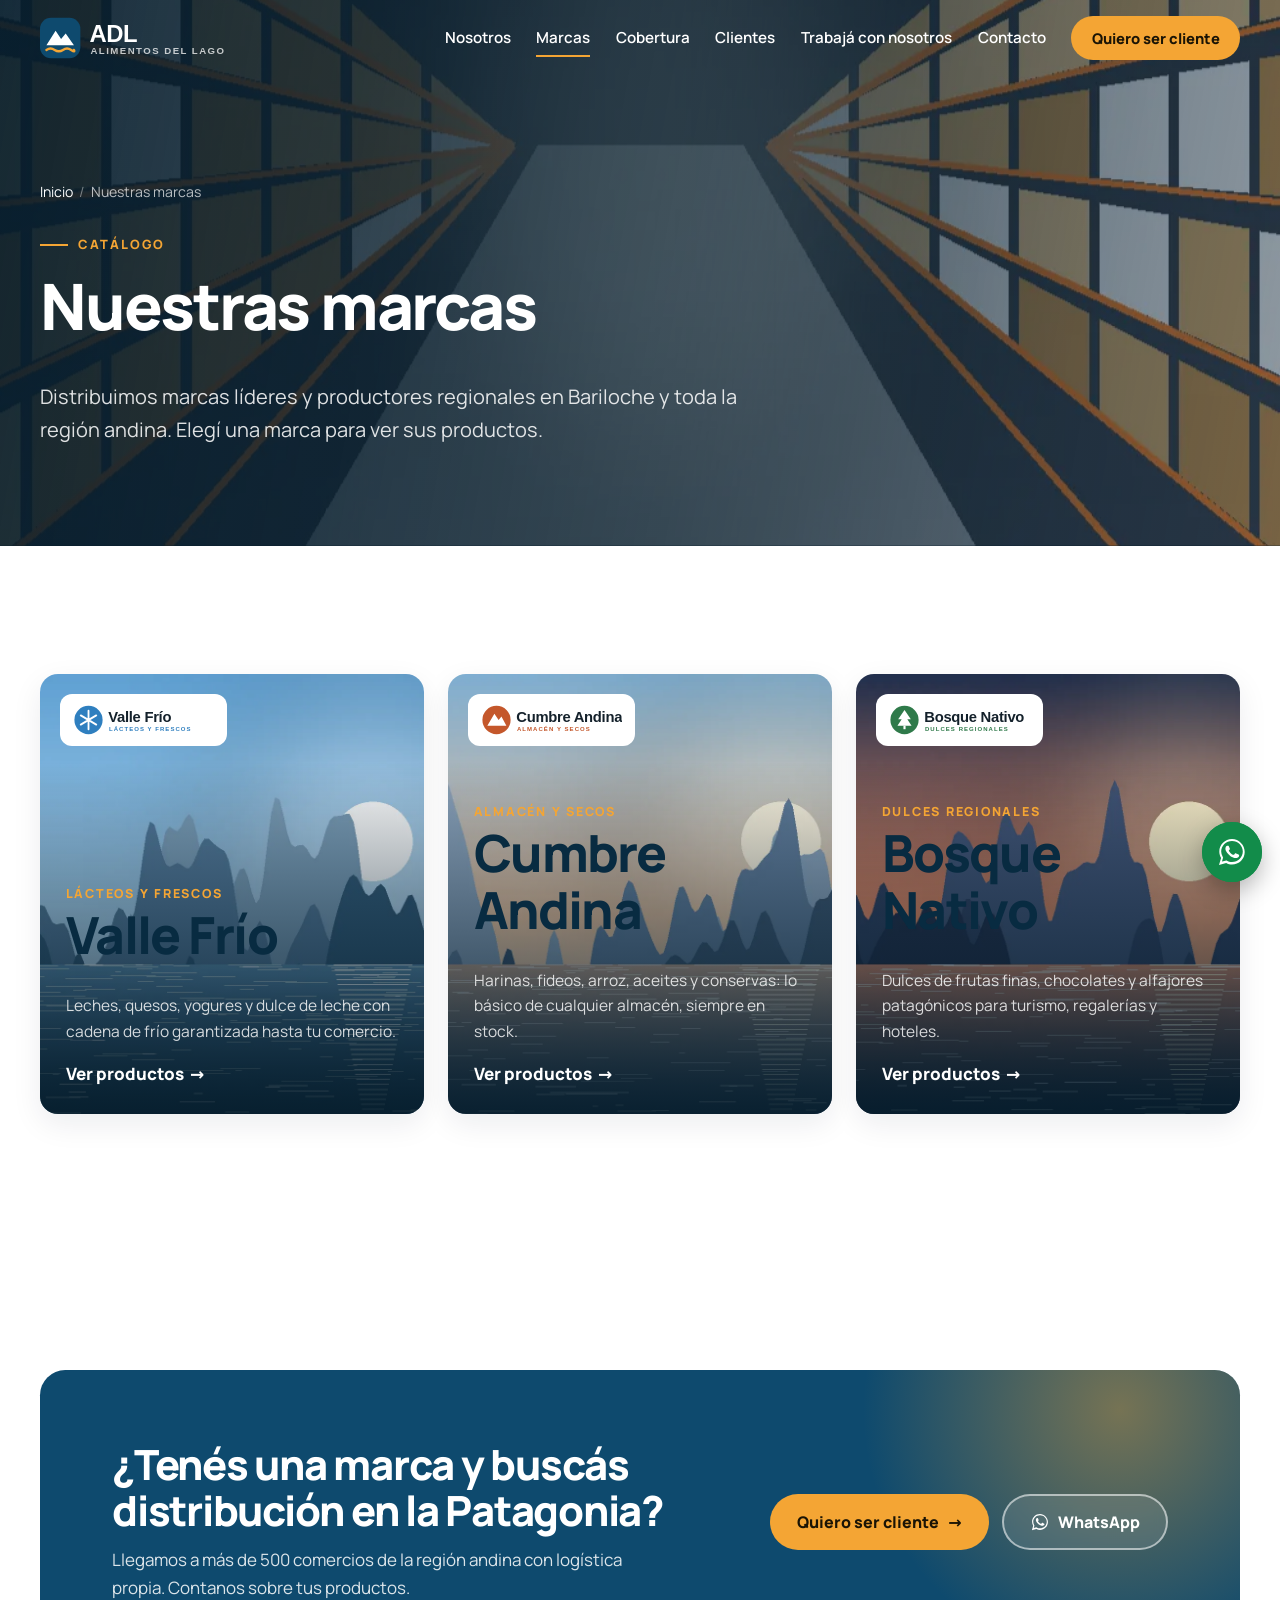
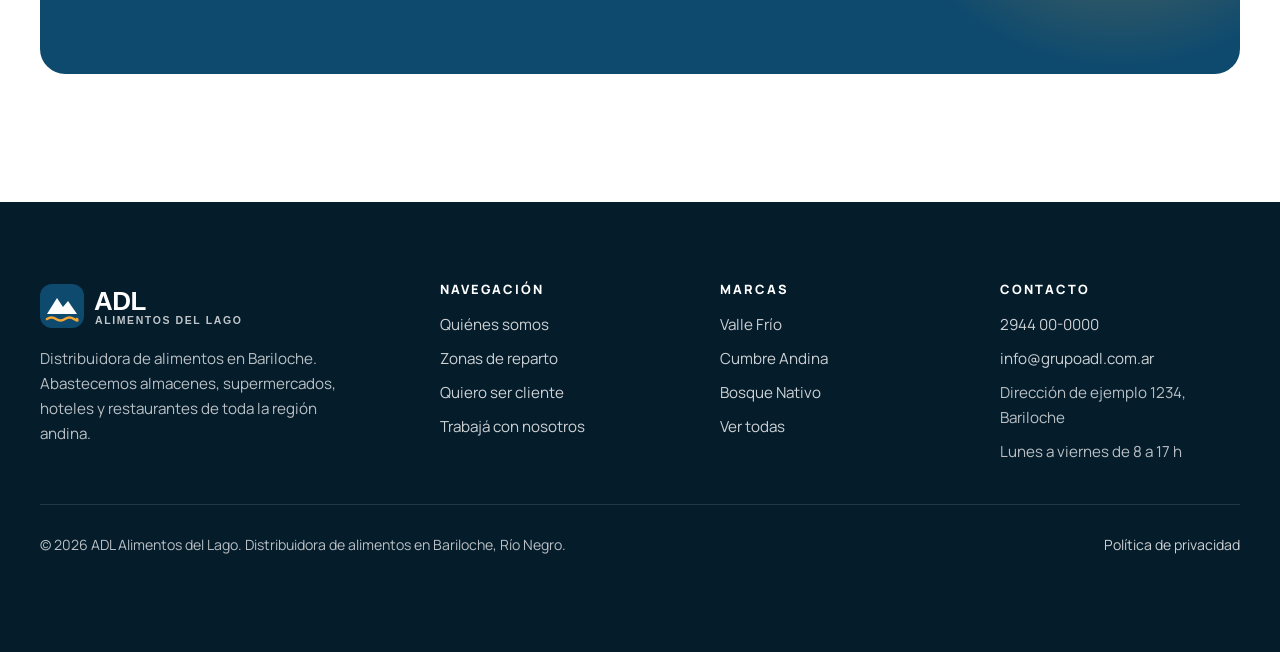
<file: marcas/index.html>
<!DOCTYPE html>
<html lang="es-AR">
<head>
  <meta charset="UTF-8">
  <meta name="viewport" content="width=device-width, initial-scale=1">
  <script>document.documentElement.className += " js";</script>

  <!-- SEO: título (lo que se ve en Google) y descripción (máx. ~155 caracteres) -->
  <title>Nuestras marcas | ADL Alimentos del Lago, distribuidora en Bariloche</title>
  <meta name="description" content="Conocé las marcas que distribuye ADL Alimentos del Lago en Bariloche y la región andina: lácteos, almacén, dulces regionales y más.">
  <link rel="canonical" href="https://grupoadl.com.ar/marcas/">
  <meta name="theme-color" content="#051C2B">

  <!-- Vista previa al compartir (WhatsApp, Instagram, Facebook) -->
  <meta property="og:type" content="website">
  <meta property="og:locale" content="es_AR">
  <meta property="og:site_name" content="ADL Alimentos del Lago">
  <meta property="og:title" content="Nuestras marcas | ADL Alimentos del Lago, distribuidora en Bariloche">
  <meta property="og:description" content="Conocé las marcas que distribuye ADL Alimentos del Lago en Bariloche y la región andina: lácteos, almacén, dulces regionales y más.">
  <meta property="og:url" content="https://grupoadl.com.ar/marcas/">
  <meta property="og:image" content="https://grupoadl.com.ar/img/og-imagen.jpg">
  <meta property="og:image:width" content="1200">
  <meta property="og:image:height" content="630">
  <meta name="twitter:card" content="summary_large_image">

  <!-- Favicon -->
  <link rel="icon" href="/img/favicon.svg" type="image/svg+xml">
  <link rel="apple-touch-icon" href="/img/apple-touch-icon.png">

  <link rel="preload" href="/fonts/manrope-latin.woff2" as="font" type="font/woff2" crossorigin>
  <link rel="stylesheet" href="/css/styles.css">

  <script type="application/ld+json">
  {
    "@context": "https://schema.org",
    "@type": "BreadcrumbList",
    "itemListElement": [
      {
        "@type": "ListItem",
        "position": 1,
        "name": "Inicio",
        "item": "https://grupoadl.com.ar/"
      },
      {
        "@type": "ListItem",
        "position": 2,
        "name": "Nuestras marcas",
        "item": "https://grupoadl.com.ar/marcas/"
      }
    ]
  }
  </script>

  <script src="/js/config.js"></script>
  <script src="/js/consent.js" defer></script>
  <script src="/js/main.js" defer></script>
</head>
<body>
  <a class="saltar" href="#contenido">Saltar al contenido</a>

  <header class="encabezado">
    <div class="contenedor encabezado__fila">
      <a href="/" class="marca" aria-label="ADL Alimentos del Lago, inicio">
        <img class="logo-claro" src="/img/logo-blanco.svg" alt="ADL Alimentos del Lago" width="211" height="44">
        <img class="logo-oscuro" src="/img/logo.svg" alt="" width="211" height="44" aria-hidden="true">
      </a>
      <button class="menu-boton" aria-expanded="false" aria-controls="menu">
        <span class="sr">Abrir menú</span>
        <span aria-hidden="true"></span><span aria-hidden="true"></span><span aria-hidden="true"></span>
      </button>
      <nav id="menu" class="menu" aria-label="Principal">
        <a href="/#nosotros">Nosotros</a>
        <a href="/marcas/" aria-current="page">Marcas</a>
        <a href="/#cobertura">Cobertura</a>
        <a href="/#clientes">Clientes</a>
        <a href="/trabaja-con-nosotros/">Trabajá con nosotros</a>
        <a href="/#contacto">Contacto</a>
        <a href="/quiero-ser-cliente/" class="boton boton--chico">Quiero ser cliente</a>
      </nav>
    </div>
  </header>

  <main id="contenido">
    <section class="portada">
      <div class="portada__foto"><img src="/img/nosotros-2.webp" alt="" width="1000" height="1250" fetchpriority="high"></div>
      <div class="contenedor">
        <nav class="migas" aria-label="Estás en"><ol><li><a href="/">Inicio</a></li><li aria-current="page">Nuestras marcas</li></ol></nav>
        <p class="volanta aparece-carga" style="--d:.1s">Catálogo</p>
        <h1 class="aparece-carga" style="--d:.2s">Nuestras marcas</h1>
        <p class="bajada aparece-carga" style="--d:.35s">Distribuimos marcas líderes y productores regionales en Bariloche y toda la región andina. Elegí una marca para ver sus productos.</p>
      </div>
    </section>

    <section class="seccion">
      <div class="contenedor">
        <!-- Una tarjeta por marca. Para sumar una marca: copiá una tarjeta, creá su carpeta en /marcas/ y agregala al sitemap.xml -->
        <div class="marcas">
          <a class="tarjeta-marca" href="/marcas/valle-frio/" data-revelar style="--d:0.0s">
            <div class="tarjeta-marca__foto"><img src="/img/marca-valle-frio.webp" alt="" width="800" height="450" loading="lazy"></div>
            <span class="tarjeta-marca__logo"><img src="/img/marcas/valle-frio.svg" alt="Logo de Valle Frío" width="167" height="40" loading="lazy"></span>
            <div class="tarjeta-marca__cuerpo">
              <span class="tarjeta-marca__rubro">Lácteos y frescos</span>
              <h2>Valle Frío</h2>
              <p>Leches, quesos, yogures y dulce de leche con cadena de frío garantizada hasta tu comercio.</p>
              <span class="link-flecha">Ver productos</span>
            </div>
          </a>
          <a class="tarjeta-marca" href="/marcas/cumbre-andina/" data-revelar style="--d:0.12s">
            <div class="tarjeta-marca__foto"><img src="/img/marca-cumbre-andina.webp" alt="" width="800" height="450" loading="lazy"></div>
            <span class="tarjeta-marca__logo"><img src="/img/marcas/cumbre-andina.svg" alt="Logo de Cumbre Andina" width="167" height="40" loading="lazy"></span>
            <div class="tarjeta-marca__cuerpo">
              <span class="tarjeta-marca__rubro">Almacén y secos</span>
              <h2>Cumbre Andina</h2>
              <p>Harinas, fideos, arroz, aceites y conservas: lo básico de cualquier almacén, siempre en stock.</p>
              <span class="link-flecha">Ver productos</span>
            </div>
          </a>
          <a class="tarjeta-marca" href="/marcas/bosque-nativo/" data-revelar style="--d:0.24s">
            <div class="tarjeta-marca__foto"><img src="/img/marca-bosque-nativo.webp" alt="" width="800" height="450" loading="lazy"></div>
            <span class="tarjeta-marca__logo"><img src="/img/marcas/bosque-nativo.svg" alt="Logo de Bosque Nativo" width="167" height="40" loading="lazy"></span>
            <div class="tarjeta-marca__cuerpo">
              <span class="tarjeta-marca__rubro">Dulces regionales</span>
              <h2>Bosque Nativo</h2>
              <p>Dulces de frutas finas, chocolates y alfajores patagónicos para turismo, regalerías y hoteles.</p>
              <span class="link-flecha">Ver productos</span>
            </div>
          </a>
        </div>
      </div>
    </section>

    <section class="seccion" aria-labelledby="llamado-titulo">
      <div class="contenedor">
        <div class="llamado" data-revelar="zoom">
          <div>
            <h2 id="llamado-titulo">¿Tenés una marca y buscás distribución en la Patagonia?</h2>
            <p>Llegamos a más de 500 comercios de la región andina con logística propia. Contanos sobre tus productos.</p>
          </div>
          <div class="botones">
            <a class="boton" href="/quiero-ser-cliente/">Quiero ser cliente <span class="flecha" aria-hidden="true">→</span></a>
            <a class="boton boton--claro" href="https://wa.me/5492944000000?text=Hola%2C%20vengo%20de%20la%20web%20de%20ADL" target="_blank" rel="noopener" data-ubicacion="marcas_llamado"><svg viewBox="0 0 32 32" width="20" height="20" aria-hidden="true"><path fill="currentColor" d="M16 3C9 3 3.3 8.6 3.3 15.6c0 2.3.6 4.5 1.8 6.4L3 29l7.2-1.9c1.8 1 3.8 1.5 5.8 1.5 7 0 12.7-5.6 12.7-12.6S23 3 16 3zm0 23.1c-1.9 0-3.7-.5-5.3-1.5l-.4-.2-4.3 1.1 1.1-4.1-.3-.4a10.4 10.4 0 0 1-1.6-5.4C5.2 9.8 10 5.1 16 5.1s10.8 4.7 10.8 10.5S22 26.1 16 26.1zm5.9-7.8c-.3-.2-1.9-.9-2.2-1-.3-.1-.5-.2-.7.2-.2.3-.8 1-1 1.2-.2.2-.4.2-.7.1-.3-.2-1.4-.5-2.6-1.6-1-.9-1.6-1.9-1.8-2.2-.2-.3 0-.5.1-.7l.5-.6c.2-.2.2-.3.3-.5.1-.2 0-.4 0-.6l-1-2.4c-.3-.6-.5-.5-.7-.5h-.6c-.2 0-.6.1-.9.4-.3.3-1.2 1.1-1.2 2.7s1.2 3.2 1.4 3.4c.2.2 2.4 3.6 5.8 5 .8.4 1.4.6 1.9.7.8.3 1.6.2 2.2.1.7-.1 1.9-.8 2.2-1.5.3-.7.3-1.4.2-1.5-.1-.2-.3-.3-.6-.4z"/></svg>WhatsApp</a>
          </div>
        </div>
      </div>
    </section>

  </main>

  <footer class="pie">
    <div class="contenedor">
      <div class="pie__grilla">
        <div class="pie__marca">
          <img src="/img/logo-blanco.svg" alt="ADL Alimentos del Lago" width="230" height="48" loading="lazy">
          <!-- EJEMPLO: texto corto sobre la empresa -->
          <p>Distribuidora de alimentos en Bariloche. Abastecemos almacenes, supermercados, hoteles y restaurantes de toda la región andina.</p>
        </div>
        <div>
          <h2>Navegación</h2>
          <ul>
            <li><a href="/#nosotros">Quiénes somos</a></li>
            <li><a href="/#cobertura">Zonas de reparto</a></li>
            <li><a href="/quiero-ser-cliente/">Quiero ser cliente</a></li>
            <li><a href="/trabaja-con-nosotros/">Trabajá con nosotros</a></li>
          </ul>
        </div>
        <div>
          <h2>Marcas</h2>
          <ul>
            <li><a href="/marcas/valle-frio/">Valle Frío</a></li>
            <li><a href="/marcas/cumbre-andina/">Cumbre Andina</a></li>
            <li><a href="/marcas/bosque-nativo/">Bosque Nativo</a></li>
            <li><a href="/marcas/">Ver todas</a></li>
          </ul>
        </div>
        <div>
          <h2>Contacto</h2>
          <ul>
            <li><a href="tel:+5492944000000" data-ubicacion="pie">2944 00-0000</a></li>
            <li><a href="mailto:info@grupoadl.com.ar" data-ubicacion="pie">info@grupoadl.com.ar</a></li>
            <li>Dirección de ejemplo 1234, Bariloche</li>
            <li>Lunes a viernes de 8 a 17 h</li>
          </ul>
        </div>
      </div>
      <div class="pie__legal">
        <p>© <span data-anio>2026</span> ADL Alimentos del Lago. Distribuidora de alimentos en Bariloche, Río Negro.</p>
        <nav aria-label="Legal">
          <a href="/privacidad.html">Política de privacidad</a>
          <a href="#" data-abrir-cookies data-solo-con-medicion>Configurar cookies</a>
        </nav>
      </div>
    </div>
  </footer>

  <!-- Botón flotante de WhatsApp -->
  <a class="whatsapp-flotante" href="https://wa.me/5492944000000?text=Hola%2C%20vengo%20de%20la%20web%20de%20ADL" target="_blank" rel="noopener" data-ubicacion="flotante" aria-label="Escribinos por WhatsApp">
    <svg viewBox="0 0 32 32" width="32" height="32" aria-hidden="true"><path fill="currentColor" d="M16 3C9 3 3.3 8.6 3.3 15.6c0 2.3.6 4.5 1.8 6.4L3 29l7.2-1.9c1.8 1 3.8 1.5 5.8 1.5 7 0 12.7-5.6 12.7-12.6S23 3 16 3zm0 23.1c-1.9 0-3.7-.5-5.3-1.5l-.4-.2-4.3 1.1 1.1-4.1-.3-.4a10.4 10.4 0 0 1-1.6-5.4C5.2 9.8 10 5.1 16 5.1s10.8 4.7 10.8 10.5S22 26.1 16 26.1zm5.9-7.8c-.3-.2-1.9-.9-2.2-1-.3-.1-.5-.2-.7.2-.2.3-.8 1-1 1.2-.2.2-.4.2-.7.1-.3-.2-1.4-.5-2.6-1.6-1-.9-1.6-1.9-1.8-2.2-.2-.3 0-.5.1-.7l.5-.6c.2-.2.2-.3.3-.5.1-.2 0-.4 0-.6l-1-2.4c-.3-.6-.5-.5-.7-.5h-.6c-.2 0-.6.1-.9.4-.3.3-1.2 1.1-1.2 2.7s1.2 3.2 1.4 3.4c.2.2 2.4 3.6 5.8 5 .8.4 1.4.6 1.9.7.8.3 1.6.2 2.2.1.7-.1 1.9-.8 2.2-1.5.3-.7.3-1.4.2-1.5-.1-.2-.3-.3-.6-.4z"/></svg>
  </a>

  <!-- Aviso de cookies: solo aparece en el nivel "web completa" (cuando hay ID de Tag Manager) -->
  <div id="aviso-cookies" class="aviso-cookies" role="dialog" aria-live="polite" aria-label="Aviso de cookies" hidden>
    <p>Usamos cookies para medir las visitas y mejorar el sitio. Podés aceptarlas o rechazarlas. <a href="/privacidad.html">Más información</a>.</p>
    <div class="botones">
      <button id="cookies-rechazar" class="boton boton--secundario boton--chico">Rechazar</button>
      <button id="cookies-aceptar" class="boton boton--chico">Aceptar</button>
    </div>
  </div>
</body>
</html>
</file>
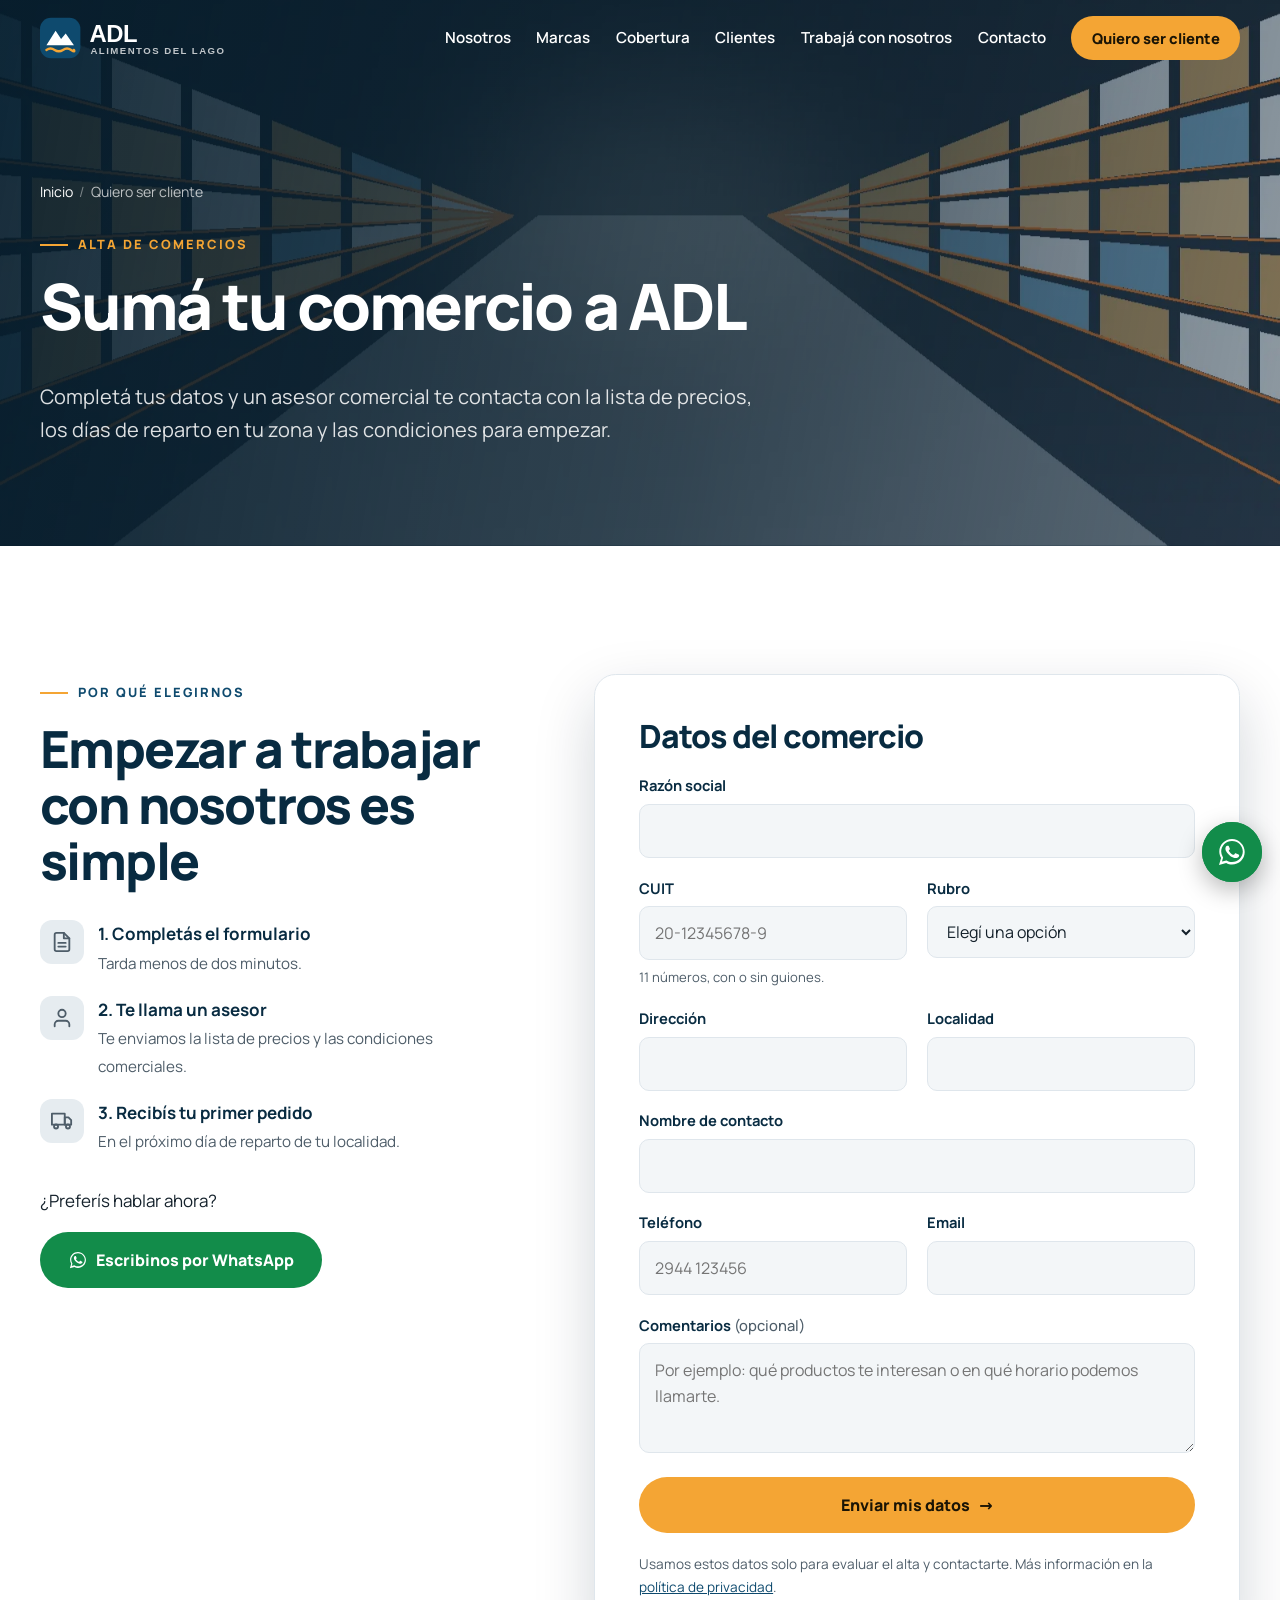
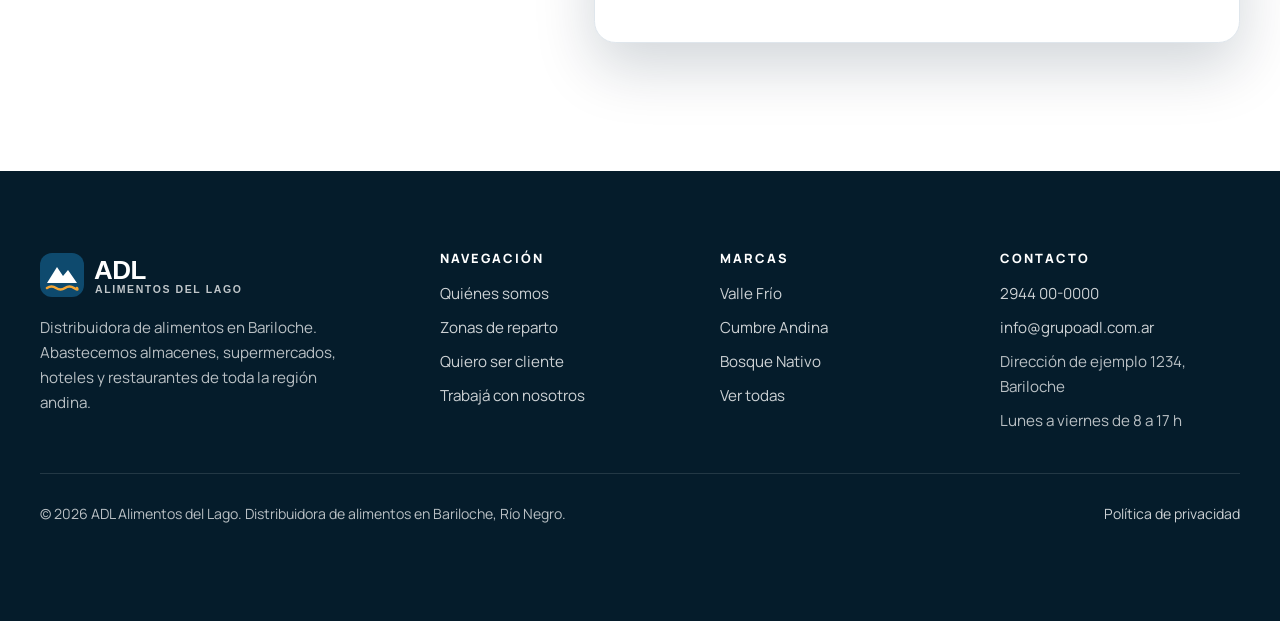
<file: quiero-ser-cliente/index.html>
<!DOCTYPE html>
<html lang="es-AR">
<head>
  <meta charset="UTF-8">
  <meta name="viewport" content="width=device-width, initial-scale=1">
  <script>document.documentElement.className += " js";</script>

  <!-- SEO: título (lo que se ve en Google) y descripción (máx. ~155 caracteres) -->
  <title>Quiero ser cliente: alta de comercios | ADL Alimentos del Lago</title>
  <meta name="description" content="Sumá tu comercio a ADL Alimentos del Lago. Completá el formulario de alta y recibí la lista de precios mayoristas con reparto en Bariloche y la región.">
  <link rel="canonical" href="https://grupoadl.com.ar/quiero-ser-cliente/">
  <meta name="theme-color" content="#051C2B">

  <!-- Vista previa al compartir (WhatsApp, Instagram, Facebook) -->
  <meta property="og:type" content="website">
  <meta property="og:locale" content="es_AR">
  <meta property="og:site_name" content="ADL Alimentos del Lago">
  <meta property="og:title" content="Quiero ser cliente: alta de comercios | ADL Alimentos del Lago">
  <meta property="og:description" content="Sumá tu comercio a ADL Alimentos del Lago. Completá el formulario de alta y recibí la lista de precios mayoristas con reparto en Bariloche y la región.">
  <meta property="og:url" content="https://grupoadl.com.ar/quiero-ser-cliente/">
  <meta property="og:image" content="https://grupoadl.com.ar/img/og-imagen.jpg">
  <meta property="og:image:width" content="1200">
  <meta property="og:image:height" content="630">
  <meta name="twitter:card" content="summary_large_image">

  <!-- Favicon -->
  <link rel="icon" href="/img/favicon.svg" type="image/svg+xml">
  <link rel="apple-touch-icon" href="/img/apple-touch-icon.png">

  <link rel="preload" href="/fonts/manrope-latin.woff2" as="font" type="font/woff2" crossorigin>
  <link rel="stylesheet" href="/css/styles.css">

  <script type="application/ld+json">
  {
    "@context": "https://schema.org",
    "@type": "BreadcrumbList",
    "itemListElement": [
      {
        "@type": "ListItem",
        "position": 1,
        "name": "Inicio",
        "item": "https://grupoadl.com.ar/"
      },
      {
        "@type": "ListItem",
        "position": 2,
        "name": "Quiero ser cliente",
        "item": "https://grupoadl.com.ar/quiero-ser-cliente/"
      }
    ]
  }
  </script>

  <script src="/js/config.js"></script>
  <script src="/js/consent.js" defer></script>
  <script src="/js/main.js" defer></script>
  <script src="/js/formulario.js" defer></script>
</head>
<body>
  <a class="saltar" href="#contenido">Saltar al contenido</a>

  <header class="encabezado">
    <div class="contenedor encabezado__fila">
      <a href="/" class="marca" aria-label="ADL Alimentos del Lago, inicio">
        <img class="logo-claro" src="/img/logo-blanco.svg" alt="ADL Alimentos del Lago" width="211" height="44">
        <img class="logo-oscuro" src="/img/logo.svg" alt="" width="211" height="44" aria-hidden="true">
      </a>
      <button class="menu-boton" aria-expanded="false" aria-controls="menu">
        <span class="sr">Abrir menú</span>
        <span aria-hidden="true"></span><span aria-hidden="true"></span><span aria-hidden="true"></span>
      </button>
      <nav id="menu" class="menu" aria-label="Principal">
        <a href="/#nosotros">Nosotros</a>
        <a href="/marcas/">Marcas</a>
        <a href="/#cobertura">Cobertura</a>
        <a href="/#clientes">Clientes</a>
        <a href="/trabaja-con-nosotros/">Trabajá con nosotros</a>
        <a href="/#contacto">Contacto</a>
        <a href="/quiero-ser-cliente/" class="boton boton--chico" aria-current="page">Quiero ser cliente</a>
      </nav>
    </div>
  </header>

  <main id="contenido">
    <section class="portada">
      <div class="portada__foto"><img src="/img/cliente.webp" alt="" width="1600" height="900" fetchpriority="high"></div>
      <div class="contenedor">
        <nav class="migas" aria-label="Estás en"><ol><li><a href="/">Inicio</a></li><li aria-current="page">Quiero ser cliente</li></ol></nav>
        <p class="volanta aparece-carga" style="--d:.1s">Alta de comercios</p>
        <h1 class="aparece-carga" style="--d:.2s">Sumá tu comercio a ADL</h1>
        <p class="bajada aparece-carga" style="--d:.35s">Completá tus datos y un asesor comercial te contacta con la lista de precios, los días de reparto en tu zona y las condiciones para empezar.</p>
      </div>
    </section>

    <section class="seccion">
      <div class="contenedor formulario-grilla">
        <div>
          <p class="volanta" data-revelar>Por qué elegirnos</p>
          <h2 data-revelar style="--d:.05s">Empezar a trabajar con nosotros es simple</h2>
          <!-- EJEMPLO: beneficios -->
          <ul class="beneficios">
            <li data-revelar style="--d:.1s"><span class="icono" aria-hidden="true"><svg viewBox="0 0 24 24" width="22" height="22" fill="none" stroke="currentColor" stroke-width="2" stroke-linecap="round" stroke-linejoin="round"><path d="M14 2H6a2 2 0 0 0-2 2v16a2 2 0 0 0 2 2h12a2 2 0 0 0 2-2V8z"/><path d="M14 2v6h6M16 13H8M16 17H8"/></svg></span><div><strong>1. Completás el formulario</strong><span>Tarda menos de dos minutos.</span></div></li>
            <li data-revelar style="--d:.18s"><span class="icono" aria-hidden="true"><svg viewBox="0 0 24 24" width="22" height="22" fill="none" stroke="currentColor" stroke-width="2" stroke-linecap="round" stroke-linejoin="round"><path d="M20 21v-2a4 4 0 0 0-4-4H8a4 4 0 0 0-4 4v2"/><circle cx="12" cy="7" r="4"/></svg></span><div><strong>2. Te llama un asesor</strong><span>Te enviamos la lista de precios y las condiciones comerciales.</span></div></li>
            <li data-revelar style="--d:.26s"><span class="icono" aria-hidden="true"><svg viewBox="0 0 24 24" width="22" height="22" fill="none" stroke="currentColor" stroke-width="2" stroke-linecap="round" stroke-linejoin="round"><path d="M1 4h14v12H1z"/><path d="M15 8h4l3 3v5h-7z"/><circle cx="5.5" cy="18" r="2.2"/><circle cx="18.5" cy="18" r="2.2"/></svg></span><div><strong>3. Recibís tu primer pedido</strong><span>En el próximo día de reparto de tu localidad.</span></div></li>
          </ul>
          <p data-revelar>¿Preferís hablar ahora?</p>
          <div class="botones" data-revelar style="margin-top:.5rem">
            <a class="boton boton--whatsapp" href="https://wa.me/5492944000000?text=Hola%2C%20tengo%20un%20comercio%20y%20quiero%20ser%20cliente%20de%20ADL" target="_blank" rel="noopener" data-ubicacion="cliente_lateral"><svg viewBox="0 0 32 32" width="20" height="20" aria-hidden="true"><path fill="currentColor" d="M16 3C9 3 3.3 8.6 3.3 15.6c0 2.3.6 4.5 1.8 6.4L3 29l7.2-1.9c1.8 1 3.8 1.5 5.8 1.5 7 0 12.7-5.6 12.7-12.6S23 3 16 3zm0 23.1c-1.9 0-3.7-.5-5.3-1.5l-.4-.2-4.3 1.1 1.1-4.1-.3-.4a10.4 10.4 0 0 1-1.6-5.4C5.2 9.8 10 5.1 16 5.1s10.8 4.7 10.8 10.5S22 26.1 16 26.1zm5.9-7.8c-.3-.2-1.9-.9-2.2-1-.3-.1-.5-.2-.7.2-.2.3-.8 1-1 1.2-.2.2-.4.2-.7.1-.3-.2-1.4-.5-2.6-1.6-1-.9-1.6-1.9-1.8-2.2-.2-.3 0-.5.1-.7l.5-.6c.2-.2.2-.3.3-.5.1-.2 0-.4 0-.6l-1-2.4c-.3-.6-.5-.5-.7-.5h-.6c-.2 0-.6.1-.9.4-.3.3-1.2 1.1-1.2 2.7s1.2 3.2 1.4 3.4c.2.2 2.4 3.6 5.8 5 .8.4 1.4.6 1.9.7.8.3 1.6.2 2.2.1.7-.1 1.9-.8 2.2-1.5.3-.7.3-1.4.2-1.5-.1-.2-.3-.3-.6-.4z"/></svg>Escribinos por WhatsApp</a>
          </div>
        </div>

        <div class="tarjeta-form" data-revelar="derecha">
          <!--
            FORMULARIO CON WEB3FORMS (https://web3forms.com, gratis)
            1. Entrá a web3forms.com, poné el mail donde querés recibir los pedidos de alta y copiá la "Access Key".
            2. Pegala abajo, en value="TU_ACCESS_KEY_DE_WEB3FORMS".
            3. Probá el formulario: te tiene que llegar un mail.
            Anti-spam: el campo "botcheck" es una trampa invisible (honeypot).
          -->
          <form id="form-cliente" action="https://api.web3forms.com/submit" method="POST" novalidate>
            <input type="hidden" name="access_key" value="TU_ACCESS_KEY_DE_WEB3FORMS">
            <input type="hidden" name="subject" value="Nuevo comercio quiere ser cliente (web ADL)">
            <input type="hidden" name="from_name" value="Web ADL - Quiero ser cliente">
            <!-- Trampa anti-spam (honeypot): no borrar -->
            <div class="trampa" aria-hidden="true">
              <label>No completar este campo <input type="checkbox" name="botcheck" tabindex="-1" autocomplete="off"></label>
            </div>

            <h2>Datos del comercio</h2>
            <div class="campos">
              <div class="campo campo--ancho">
                <label for="f-razon">Razón social</label>
                <input id="f-razon" name="Razón social" type="text" autocomplete="organization" required maxlength="120">
              </div>
              <div class="campo">
                <label for="f-cuit">CUIT</label>
                <input id="f-cuit" name="CUIT" type="text" inputmode="numeric" placeholder="20-12345678-9" required maxlength="13" pattern="\d{2}-?\d{8}-?\d">
                <small>11 números, con o sin guiones.</small>
              </div>
              <div class="campo">
                <label for="f-rubro">Rubro</label>
                <select id="f-rubro" name="Rubro" required>
                  <option value="">Elegí una opción</option>
                  <option>Almacén</option>
                  <option>Autoservicio / Supermercado</option>
                  <option>Kiosco / Drugstore</option>
                  <option>Restaurante / Bar</option>
                  <option>Hotel / Hostería / Cabañas</option>
                  <option>Panadería / Confitería</option>
                  <option>Regionales / Regalería</option>
                  <option>Otro</option>
                </select>
              </div>
              <div class="campo">
                <label for="f-direccion">Dirección</label>
                <input id="f-direccion" name="Dirección" type="text" autocomplete="street-address" required maxlength="150">
              </div>
              <div class="campo">
                <label for="f-localidad">Localidad</label>
                <input id="f-localidad" name="Localidad" type="text" list="localidades" autocomplete="address-level2" required maxlength="80">
                <datalist id="localidades"><option value="Bariloche"><option value="Dina Huapi"><option value="Villa La Angostura"><option value="San Martín de los Andes"><option value="Villa Traful"><option value="El Bolsón"><option value="Lago Puelo"><option value="Pilcaniyeu"></datalist>
              </div>
              <div class="campo campo--ancho">
                <label for="f-nombre">Nombre de contacto</label>
                <input id="f-nombre" name="Nombre de contacto" type="text" autocomplete="name" required maxlength="100">
              </div>
              <div class="campo">
                <label for="f-telefono">Teléfono</label>
                <input id="f-telefono" name="Teléfono" type="tel" autocomplete="tel" placeholder="2944 123456" required maxlength="30">
              </div>
              <div class="campo">
                <label for="f-email">Email</label>
                <input id="f-email" name="email" type="email" autocomplete="email" required maxlength="120">
              </div>
              <div class="campo campo--ancho">
                <label for="f-mensaje">Comentarios <span class="opcional">(opcional)</span></label>
                <textarea id="f-mensaje" name="Comentarios" maxlength="1000" placeholder="Por ejemplo: qué productos te interesan o en qué horario podemos llamarte."></textarea>
              </div>
            </div>
            <button type="submit" class="boton">Enviar mis datos <span class="flecha" aria-hidden="true">→</span></button>
            <p class="mensaje-form mensaje-form--error" role="alert" hidden></p>
            <p class="aviso-legal">Usamos estos datos solo para evaluar el alta y contactarte. Más información en la <a href="/privacidad.html">política de privacidad</a>.</p>
          </form>

          <!-- Mensaje de "gracias": aparece al enviar el formulario -->
          <div id="gracias-cliente" class="gracias" hidden>
            <div class="gracias__icono"><svg viewBox="0 0 24 24" width="40" height="40" fill="none" stroke="currentColor" stroke-width="2.5" stroke-linecap="round" stroke-linejoin="round" aria-hidden="true"><path d="M20 6L9 17l-5-5"/></svg></div>
            <h2>¡Gracias! Recibimos tus datos</h2>
            <p>Un asesor comercial de ADL te va a contactar dentro de las próximas 48 horas hábiles con la lista de precios y los días de reparto en tu zona.</p>
            <p class="nota-demo" hidden>Vista de prueba: el formulario todavía no tiene cargada la access key de Web3Forms, así que este envío no llegó a ningún mail.</p>
            <div class="botones" style="justify-content:center">
              <a class="boton boton--marca" href="/marcas/">Ver nuestras marcas</a>
              <a class="boton boton--secundario" href="/">Volver al inicio</a>
            </div>
          </div>
        </div>
      </div>
    </section>
  </main>

  <footer class="pie">
    <div class="contenedor">
      <div class="pie__grilla">
        <div class="pie__marca">
          <img src="/img/logo-blanco.svg" alt="ADL Alimentos del Lago" width="230" height="48" loading="lazy">
          <!-- EJEMPLO: texto corto sobre la empresa -->
          <p>Distribuidora de alimentos en Bariloche. Abastecemos almacenes, supermercados, hoteles y restaurantes de toda la región andina.</p>
        </div>
        <div>
          <h2>Navegación</h2>
          <ul>
            <li><a href="/#nosotros">Quiénes somos</a></li>
            <li><a href="/#cobertura">Zonas de reparto</a></li>
            <li><a href="/quiero-ser-cliente/">Quiero ser cliente</a></li>
            <li><a href="/trabaja-con-nosotros/">Trabajá con nosotros</a></li>
          </ul>
        </div>
        <div>
          <h2>Marcas</h2>
          <ul>
            <li><a href="/marcas/valle-frio/">Valle Frío</a></li>
            <li><a href="/marcas/cumbre-andina/">Cumbre Andina</a></li>
            <li><a href="/marcas/bosque-nativo/">Bosque Nativo</a></li>
            <li><a href="/marcas/">Ver todas</a></li>
          </ul>
        </div>
        <div>
          <h2>Contacto</h2>
          <ul>
            <li><a href="tel:+5492944000000" data-ubicacion="pie">2944 00-0000</a></li>
            <li><a href="mailto:info@grupoadl.com.ar" data-ubicacion="pie">info@grupoadl.com.ar</a></li>
            <li>Dirección de ejemplo 1234, Bariloche</li>
            <li>Lunes a viernes de 8 a 17 h</li>
          </ul>
        </div>
      </div>
      <div class="pie__legal">
        <p>© <span data-anio>2026</span> ADL Alimentos del Lago. Distribuidora de alimentos en Bariloche, Río Negro.</p>
        <nav aria-label="Legal">
          <a href="/privacidad.html">Política de privacidad</a>
          <a href="#" data-abrir-cookies data-solo-con-medicion>Configurar cookies</a>
        </nav>
      </div>
    </div>
  </footer>

  <!-- Botón flotante de WhatsApp -->
  <a class="whatsapp-flotante" href="https://wa.me/5492944000000?text=Hola%2C%20vengo%20de%20la%20web%20de%20ADL" target="_blank" rel="noopener" data-ubicacion="flotante" aria-label="Escribinos por WhatsApp">
    <svg viewBox="0 0 32 32" width="32" height="32" aria-hidden="true"><path fill="currentColor" d="M16 3C9 3 3.3 8.6 3.3 15.6c0 2.3.6 4.5 1.8 6.4L3 29l7.2-1.9c1.8 1 3.8 1.5 5.8 1.5 7 0 12.7-5.6 12.7-12.6S23 3 16 3zm0 23.1c-1.9 0-3.7-.5-5.3-1.5l-.4-.2-4.3 1.1 1.1-4.1-.3-.4a10.4 10.4 0 0 1-1.6-5.4C5.2 9.8 10 5.1 16 5.1s10.8 4.7 10.8 10.5S22 26.1 16 26.1zm5.9-7.8c-.3-.2-1.9-.9-2.2-1-.3-.1-.5-.2-.7.2-.2.3-.8 1-1 1.2-.2.2-.4.2-.7.1-.3-.2-1.4-.5-2.6-1.6-1-.9-1.6-1.9-1.8-2.2-.2-.3 0-.5.1-.7l.5-.6c.2-.2.2-.3.3-.5.1-.2 0-.4 0-.6l-1-2.4c-.3-.6-.5-.5-.7-.5h-.6c-.2 0-.6.1-.9.4-.3.3-1.2 1.1-1.2 2.7s1.2 3.2 1.4 3.4c.2.2 2.4 3.6 5.8 5 .8.4 1.4.6 1.9.7.8.3 1.6.2 2.2.1.7-.1 1.9-.8 2.2-1.5.3-.7.3-1.4.2-1.5-.1-.2-.3-.3-.6-.4z"/></svg>
  </a>

  <!-- Aviso de cookies: solo aparece en el nivel "web completa" (cuando hay ID de Tag Manager) -->
  <div id="aviso-cookies" class="aviso-cookies" role="dialog" aria-live="polite" aria-label="Aviso de cookies" hidden>
    <p>Usamos cookies para medir las visitas y mejorar el sitio. Podés aceptarlas o rechazarlas. <a href="/privacidad.html">Más información</a>.</p>
    <div class="botones">
      <button id="cookies-rechazar" class="boton boton--secundario boton--chico">Rechazar</button>
      <button id="cookies-aceptar" class="boton boton--chico">Aceptar</button>
    </div>
  </div>
</body>
</html>
</file>
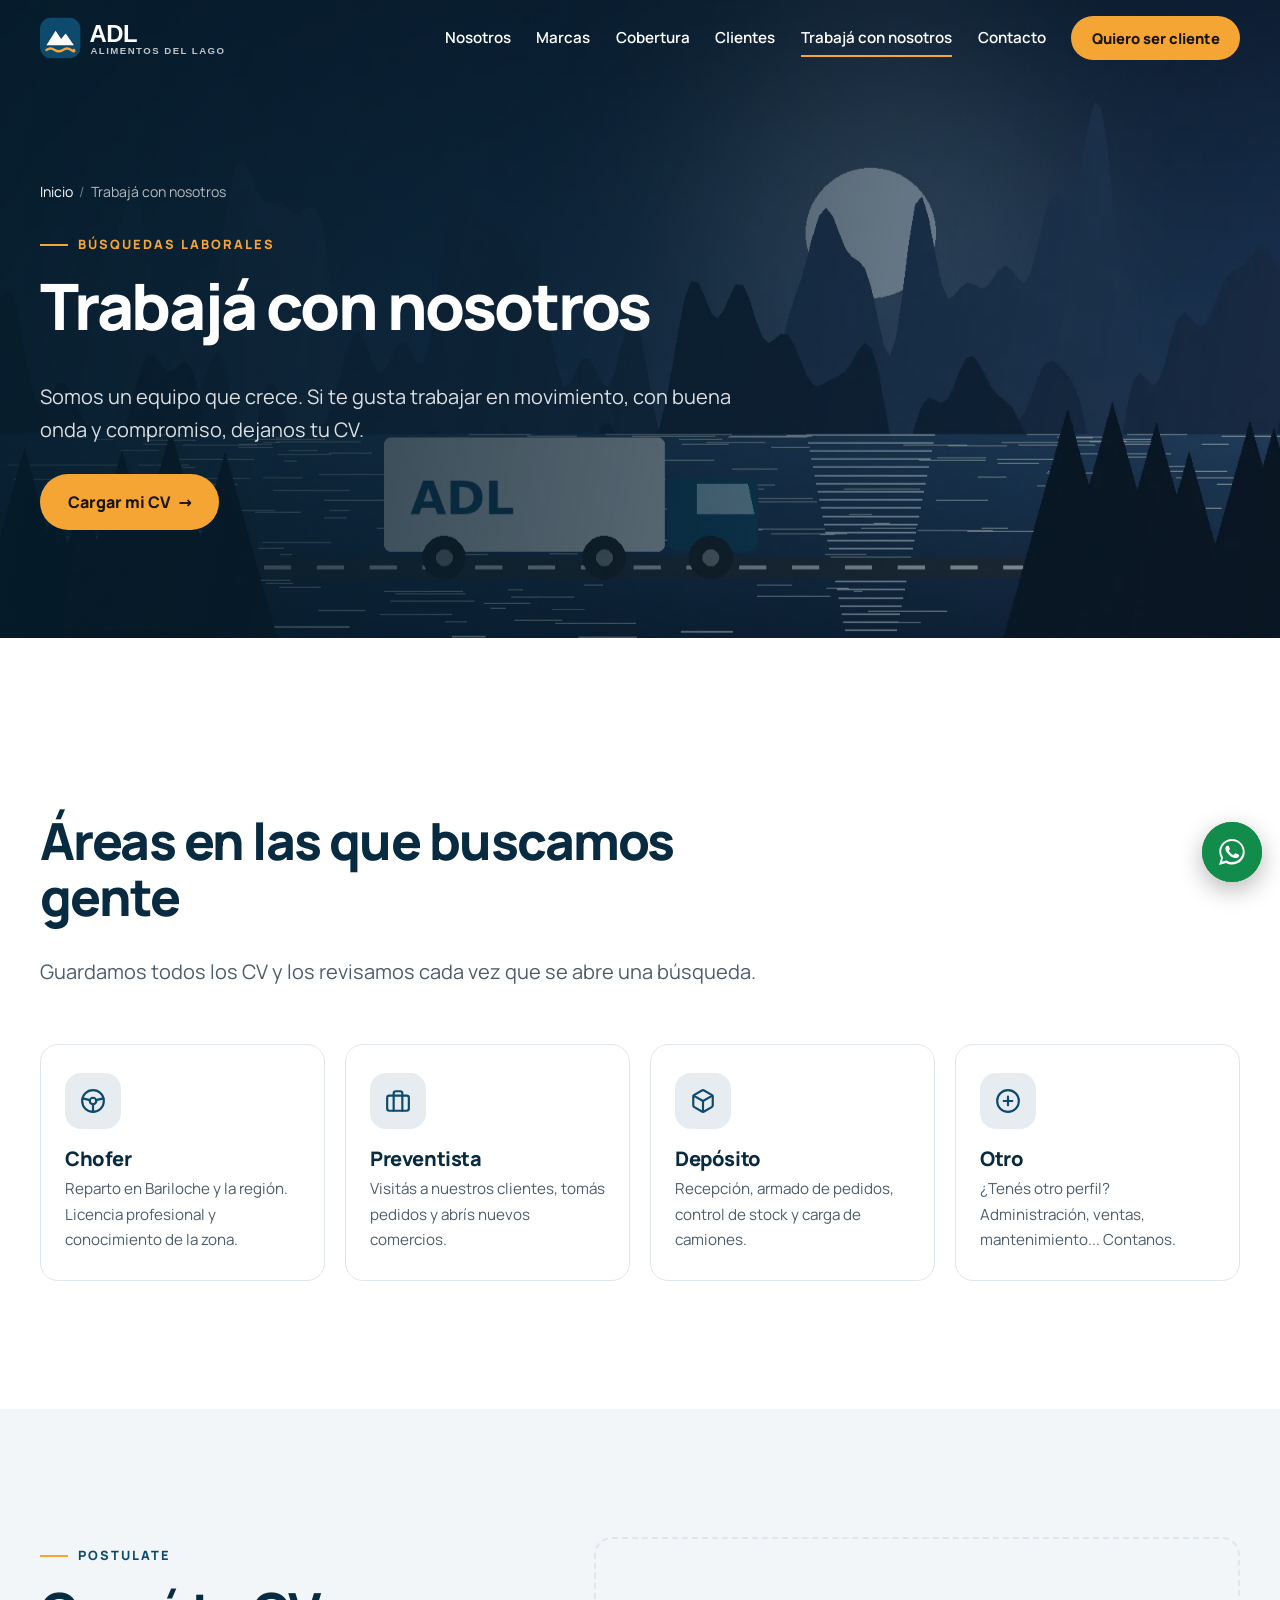
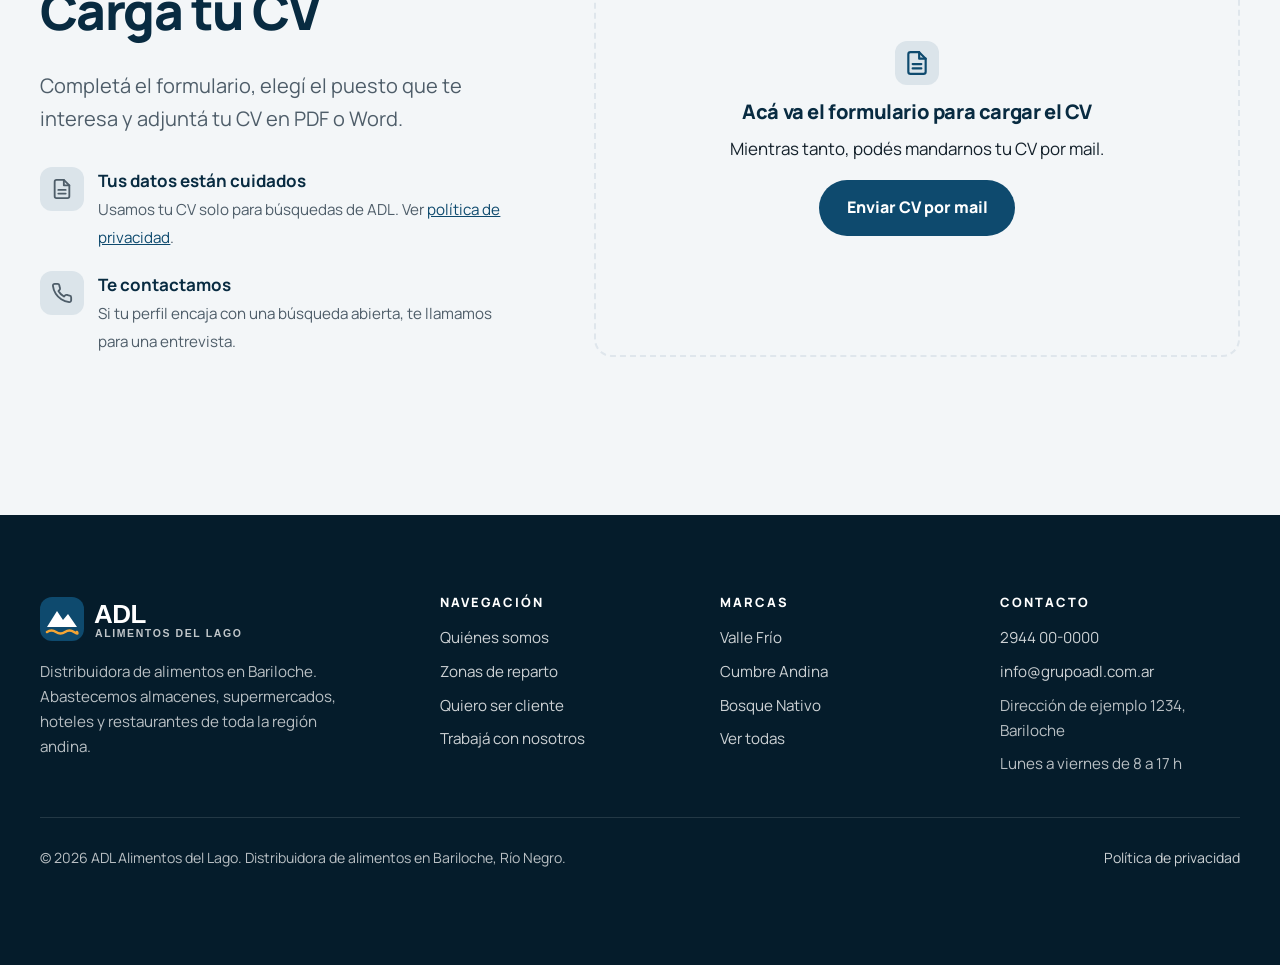
<file: trabaja-con-nosotros/index.html>
<!DOCTYPE html>
<html lang="es-AR">
<head>
  <meta charset="UTF-8">
  <meta name="viewport" content="width=device-width, initial-scale=1">
  <script>document.documentElement.className += " js";</script>

  <!-- SEO: título (lo que se ve en Google) y descripción (máx. ~155 caracteres) -->
  <title>Trabajá con nosotros en Bariloche | ADL Alimentos del Lago</title>
  <meta name="description" content="Sumate al equipo de ADL Alimentos del Lago en Bariloche. Buscamos choferes, preventistas y personal de depósito. Cargá tu CV online.">
  <link rel="canonical" href="https://grupoadl.com.ar/trabaja-con-nosotros/">
  <meta name="theme-color" content="#051C2B">

  <!-- Vista previa al compartir (WhatsApp, Instagram, Facebook) -->
  <meta property="og:type" content="website">
  <meta property="og:locale" content="es_AR">
  <meta property="og:site_name" content="ADL Alimentos del Lago">
  <meta property="og:title" content="Trabajá con nosotros en Bariloche | ADL Alimentos del Lago">
  <meta property="og:description" content="Sumate al equipo de ADL Alimentos del Lago en Bariloche. Buscamos choferes, preventistas y personal de depósito. Cargá tu CV online.">
  <meta property="og:url" content="https://grupoadl.com.ar/trabaja-con-nosotros/">
  <meta property="og:image" content="https://grupoadl.com.ar/img/og-imagen.jpg">
  <meta property="og:image:width" content="1200">
  <meta property="og:image:height" content="630">
  <meta name="twitter:card" content="summary_large_image">

  <!-- Favicon -->
  <link rel="icon" href="/img/favicon.svg" type="image/svg+xml">
  <link rel="apple-touch-icon" href="/img/apple-touch-icon.png">

  <link rel="preload" href="/fonts/manrope-latin.woff2" as="font" type="font/woff2" crossorigin>
  <link rel="stylesheet" href="/css/styles.css">

  <script type="application/ld+json">
  {
    "@context": "https://schema.org",
    "@type": "BreadcrumbList",
    "itemListElement": [
      {
        "@type": "ListItem",
        "position": 1,
        "name": "Inicio",
        "item": "https://grupoadl.com.ar/"
      },
      {
        "@type": "ListItem",
        "position": 2,
        "name": "Trabajá con nosotros",
        "item": "https://grupoadl.com.ar/trabaja-con-nosotros/"
      }
    ]
  }
  </script>

  <script src="/js/config.js"></script>
  <script src="/js/consent.js" defer></script>
  <script src="/js/main.js" defer></script>
</head>
<body>
  <a class="saltar" href="#contenido">Saltar al contenido</a>

  <header class="encabezado">
    <div class="contenedor encabezado__fila">
      <a href="/" class="marca" aria-label="ADL Alimentos del Lago, inicio">
        <img class="logo-claro" src="/img/logo-blanco.svg" alt="ADL Alimentos del Lago" width="211" height="44">
        <img class="logo-oscuro" src="/img/logo.svg" alt="" width="211" height="44" aria-hidden="true">
      </a>
      <button class="menu-boton" aria-expanded="false" aria-controls="menu">
        <span class="sr">Abrir menú</span>
        <span aria-hidden="true"></span><span aria-hidden="true"></span><span aria-hidden="true"></span>
      </button>
      <nav id="menu" class="menu" aria-label="Principal">
        <a href="/#nosotros">Nosotros</a>
        <a href="/marcas/">Marcas</a>
        <a href="/#cobertura">Cobertura</a>
        <a href="/#clientes">Clientes</a>
        <a href="/trabaja-con-nosotros/" aria-current="page">Trabajá con nosotros</a>
        <a href="/#contacto">Contacto</a>
        <a href="/quiero-ser-cliente/" class="boton boton--chico">Quiero ser cliente</a>
      </nav>
    </div>
  </header>

  <main id="contenido">
    <section class="portada">
      <div class="portada__foto"><img src="/img/trabaja.webp" alt="" width="1600" height="900" fetchpriority="high"></div>
      <div class="contenedor">
        <nav class="migas" aria-label="Estás en"><ol><li><a href="/">Inicio</a></li><li aria-current="page">Trabajá con nosotros</li></ol></nav>
        <p class="volanta aparece-carga" style="--d:.1s">Búsquedas laborales</p>
        <h1 class="aparece-carga" style="--d:.2s">Trabajá con nosotros</h1>
        <p class="bajada aparece-carga" style="--d:.35s">Somos un equipo que crece. Si te gusta trabajar en movimiento, con buena onda y compromiso, dejanos tu CV.</p>
        <div class="botones aparece-carga" style="--d:.5s"><a class="boton" href="#cargar-cv">Cargar mi CV <span class="flecha" aria-hidden="true">→</span></a></div>
      </div>
    </section>

    <!-- PUESTOS. EJEMPLO: descripciones -->
    <section class="seccion">
      <div class="contenedor">
        <div class="cabecera-seccion">
          <p class="volanta" data-revelar>Puestos</p>
          <h2 data-revelar style="--d:.05s">Áreas en las que buscamos gente</h2>
          <p class="bajada" data-revelar style="--d:.1s">Guardamos todos los CV y los revisamos cada vez que se abre una búsqueda.</p>
        </div>
        <ul class="puestos">
          <li class="puesto" data-revelar style="--d:0.0s"><span class="icono" aria-hidden="true"><svg viewBox="0 0 24 24" width="26" height="26" fill="none" stroke="currentColor" stroke-width="2" stroke-linecap="round" stroke-linejoin="round"><circle cx="12" cy="12" r="10"/><circle cx="12" cy="12" r="3"/><path d="M12 15v7M9.2 11.2 2.4 9.6M14.8 11.2l6.8-1.6"/></svg></span><h3>Chofer</h3><p>Reparto en Bariloche y la región. Licencia profesional y conocimiento de la zona.</p></li>
          <li class="puesto" data-revelar style="--d:0.1s"><span class="icono" aria-hidden="true"><svg viewBox="0 0 24 24" width="26" height="26" fill="none" stroke="currentColor" stroke-width="2" stroke-linecap="round" stroke-linejoin="round"><rect x="2" y="7" width="20" height="14" rx="2"/><path d="M16 21V5a2 2 0 0 0-2-2h-4a2 2 0 0 0-2 2v16"/></svg></span><h3>Preventista</h3><p>Visitás a nuestros clientes, tomás pedidos y abrís nuevos comercios.</p></li>
          <li class="puesto" data-revelar style="--d:0.2s"><span class="icono" aria-hidden="true"><svg viewBox="0 0 24 24" width="26" height="26" fill="none" stroke="currentColor" stroke-width="2" stroke-linecap="round" stroke-linejoin="round"><path d="M21 16V8a2 2 0 0 0-1-1.7l-7-4a2 2 0 0 0-2 0l-7 4A2 2 0 0 0 3 8v8a2 2 0 0 0 1 1.7l7 4a2 2 0 0 0 2 0l7-4a2 2 0 0 0 1-1.7z"/><path d="M3.3 7L12 12l8.7-5M12 22V12"/></svg></span><h3>Depósito</h3><p>Recepción, armado de pedidos, control de stock y carga de camiones.</p></li>
          <li class="puesto" data-revelar style="--d:0.3s"><span class="icono" aria-hidden="true"><svg viewBox="0 0 24 24" width="26" height="26" fill="none" stroke="currentColor" stroke-width="2" stroke-linecap="round" stroke-linejoin="round"><circle cx="12" cy="12" r="10"/><path d="M12 8v8M8 12h8"/></svg></span><h3>Otro</h3><p>¿Tenés otro perfil? Administración, ventas, mantenimiento... Contanos.</p></li>
        </ul>
      </div>
    </section>

    <section id="cargar-cv" class="seccion seccion--alterna">
      <div class="contenedor formulario-grilla">
        <div>
          <p class="volanta" data-revelar>Postulate</p>
          <h2 data-revelar style="--d:.05s">Cargá tu CV</h2>
          <p class="bajada" data-revelar style="--d:.1s">Completá el formulario, elegí el puesto que te interesa y adjuntá tu CV en PDF o Word.</p>
          <ul class="beneficios">
            <li data-revelar style="--d:.15s"><span class="icono" aria-hidden="true"><svg viewBox="0 0 24 24" width="22" height="22" fill="none" stroke="currentColor" stroke-width="2" stroke-linecap="round" stroke-linejoin="round"><path d="M14 2H6a2 2 0 0 0-2 2v16a2 2 0 0 0 2 2h12a2 2 0 0 0 2-2V8z"/><path d="M14 2v6h6M16 13H8M16 17H8"/></svg></span><div><strong>Tus datos están cuidados</strong><span>Usamos tu CV solo para búsquedas de ADL. Ver <a href="/privacidad.html">política de privacidad</a>.</span></div></li>
            <li data-revelar style="--d:.22s"><span class="icono" aria-hidden="true"><svg viewBox="0 0 24 24" width="22" height="22" fill="none" stroke="currentColor" stroke-width="2" stroke-linecap="round" stroke-linejoin="round"><path d="M22 16.9v3a2 2 0 0 1-2.2 2 19.8 19.8 0 0 1-8.6-3.1 19.5 19.5 0 0 1-6-6A19.8 19.8 0 0 1 2.1 4.2 2 2 0 0 1 4.1 2h3a2 2 0 0 1 2 1.7c.1 1 .4 1.9.7 2.8a2 2 0 0 1-.5 2.1L8.1 9.9a16 16 0 0 0 6 6l1.3-1.3a2 2 0 0 1 2.1-.5c.9.3 1.8.6 2.8.7a2 2 0 0 1 1.7 2z"/></svg></span><div><strong>Te contactamos</strong><span>Si tu perfil encaja con una búsqueda abierta, te llamamos para una entrevista.</span></div></li>
          </ul>
        </div>

        <!--
          ESPACIO PARA EL FORMULARIO DE TALLY (https://tally.so)
          1. Creá el formulario en Tally con: nombre, teléfono, email, localidad, puesto
             (Chofer / Preventista / Depósito / Otro) y un campo "Subir archivo" para el CV.
          2. En Tally: Share > Embed > Standard. Copiá el ID del formulario (ej. "wAbCdE").
          3. Borrá el bloque <div class="tally-pendiente"> de abajo y descomentá el <iframe> y el <script>,
             reemplazando TU_ID_DE_TALLY por el ID.
        -->
        <div class="tally-espacio" data-revelar="derecha">
          <div class="tally-pendiente">
            <span class="icono" aria-hidden="true"><svg viewBox="0 0 24 24" width="26" height="26" fill="none" stroke="currentColor" stroke-width="2" stroke-linecap="round" stroke-linejoin="round"><path d="M14 2H6a2 2 0 0 0-2 2v16a2 2 0 0 0 2 2h12a2 2 0 0 0 2-2V8z"/><path d="M14 2v6h6M16 13H8M16 17H8"/></svg></span>
            <h3 style="margin-top:1rem">Acá va el formulario para cargar el CV</h3>
            <p>Mientras tanto, podés mandarnos tu CV por mail.</p>
            <p><a class="boton boton--marca" href="mailto:info@grupoadl.com.ar?subject=CV%20-%20Trabajá%20con%20nosotros" data-ubicacion="trabajo">Enviar CV por mail</a></p>
          </div>
          <!--
          <iframe data-tally-src="https://tally.so/embed/TU_ID_DE_TALLY?alignLeft=1&hideTitle=1&transparentBackground=1&dynamicHeight=1" loading="lazy" width="100%" height="700" frameborder="0" marginheight="0" marginwidth="0" title="Trabajá con nosotros - ADL"></iframe>
          <script async src="https://tally.so/widgets/embed.js"></script>
          -->
        </div>
      </div>
    </section>
  </main>

  <footer class="pie">
    <div class="contenedor">
      <div class="pie__grilla">
        <div class="pie__marca">
          <img src="/img/logo-blanco.svg" alt="ADL Alimentos del Lago" width="230" height="48" loading="lazy">
          <!-- EJEMPLO: texto corto sobre la empresa -->
          <p>Distribuidora de alimentos en Bariloche. Abastecemos almacenes, supermercados, hoteles y restaurantes de toda la región andina.</p>
        </div>
        <div>
          <h2>Navegación</h2>
          <ul>
            <li><a href="/#nosotros">Quiénes somos</a></li>
            <li><a href="/#cobertura">Zonas de reparto</a></li>
            <li><a href="/quiero-ser-cliente/">Quiero ser cliente</a></li>
            <li><a href="/trabaja-con-nosotros/">Trabajá con nosotros</a></li>
          </ul>
        </div>
        <div>
          <h2>Marcas</h2>
          <ul>
            <li><a href="/marcas/valle-frio/">Valle Frío</a></li>
            <li><a href="/marcas/cumbre-andina/">Cumbre Andina</a></li>
            <li><a href="/marcas/bosque-nativo/">Bosque Nativo</a></li>
            <li><a href="/marcas/">Ver todas</a></li>
          </ul>
        </div>
        <div>
          <h2>Contacto</h2>
          <ul>
            <li><a href="tel:+5492944000000" data-ubicacion="pie">2944 00-0000</a></li>
            <li><a href="mailto:info@grupoadl.com.ar" data-ubicacion="pie">info@grupoadl.com.ar</a></li>
            <li>Dirección de ejemplo 1234, Bariloche</li>
            <li>Lunes a viernes de 8 a 17 h</li>
          </ul>
        </div>
      </div>
      <div class="pie__legal">
        <p>© <span data-anio>2026</span> ADL Alimentos del Lago. Distribuidora de alimentos en Bariloche, Río Negro.</p>
        <nav aria-label="Legal">
          <a href="/privacidad.html">Política de privacidad</a>
          <a href="#" data-abrir-cookies data-solo-con-medicion>Configurar cookies</a>
        </nav>
      </div>
    </div>
  </footer>

  <!-- Botón flotante de WhatsApp -->
  <a class="whatsapp-flotante" href="https://wa.me/5492944000000?text=Hola%2C%20vengo%20de%20la%20web%20de%20ADL" target="_blank" rel="noopener" data-ubicacion="flotante" aria-label="Escribinos por WhatsApp">
    <svg viewBox="0 0 32 32" width="32" height="32" aria-hidden="true"><path fill="currentColor" d="M16 3C9 3 3.3 8.6 3.3 15.6c0 2.3.6 4.5 1.8 6.4L3 29l7.2-1.9c1.8 1 3.8 1.5 5.8 1.5 7 0 12.7-5.6 12.7-12.6S23 3 16 3zm0 23.1c-1.9 0-3.7-.5-5.3-1.5l-.4-.2-4.3 1.1 1.1-4.1-.3-.4a10.4 10.4 0 0 1-1.6-5.4C5.2 9.8 10 5.1 16 5.1s10.8 4.7 10.8 10.5S22 26.1 16 26.1zm5.9-7.8c-.3-.2-1.9-.9-2.2-1-.3-.1-.5-.2-.7.2-.2.3-.8 1-1 1.2-.2.2-.4.2-.7.1-.3-.2-1.4-.5-2.6-1.6-1-.9-1.6-1.9-1.8-2.2-.2-.3 0-.5.1-.7l.5-.6c.2-.2.2-.3.3-.5.1-.2 0-.4 0-.6l-1-2.4c-.3-.6-.5-.5-.7-.5h-.6c-.2 0-.6.1-.9.4-.3.3-1.2 1.1-1.2 2.7s1.2 3.2 1.4 3.4c.2.2 2.4 3.6 5.8 5 .8.4 1.4.6 1.9.7.8.3 1.6.2 2.2.1.7-.1 1.9-.8 2.2-1.5.3-.7.3-1.4.2-1.5-.1-.2-.3-.3-.6-.4z"/></svg>
  </a>

  <!-- Aviso de cookies: solo aparece en el nivel "web completa" (cuando hay ID de Tag Manager) -->
  <div id="aviso-cookies" class="aviso-cookies" role="dialog" aria-live="polite" aria-label="Aviso de cookies" hidden>
    <p>Usamos cookies para medir las visitas y mejorar el sitio. Podés aceptarlas o rechazarlas. <a href="/privacidad.html">Más información</a>.</p>
    <div class="botones">
      <button id="cookies-rechazar" class="boton boton--secundario boton--chico">Rechazar</button>
      <button id="cookies-aceptar" class="boton boton--chico">Aceptar</button>
    </div>
  </div>
</body>
</html>
</file>
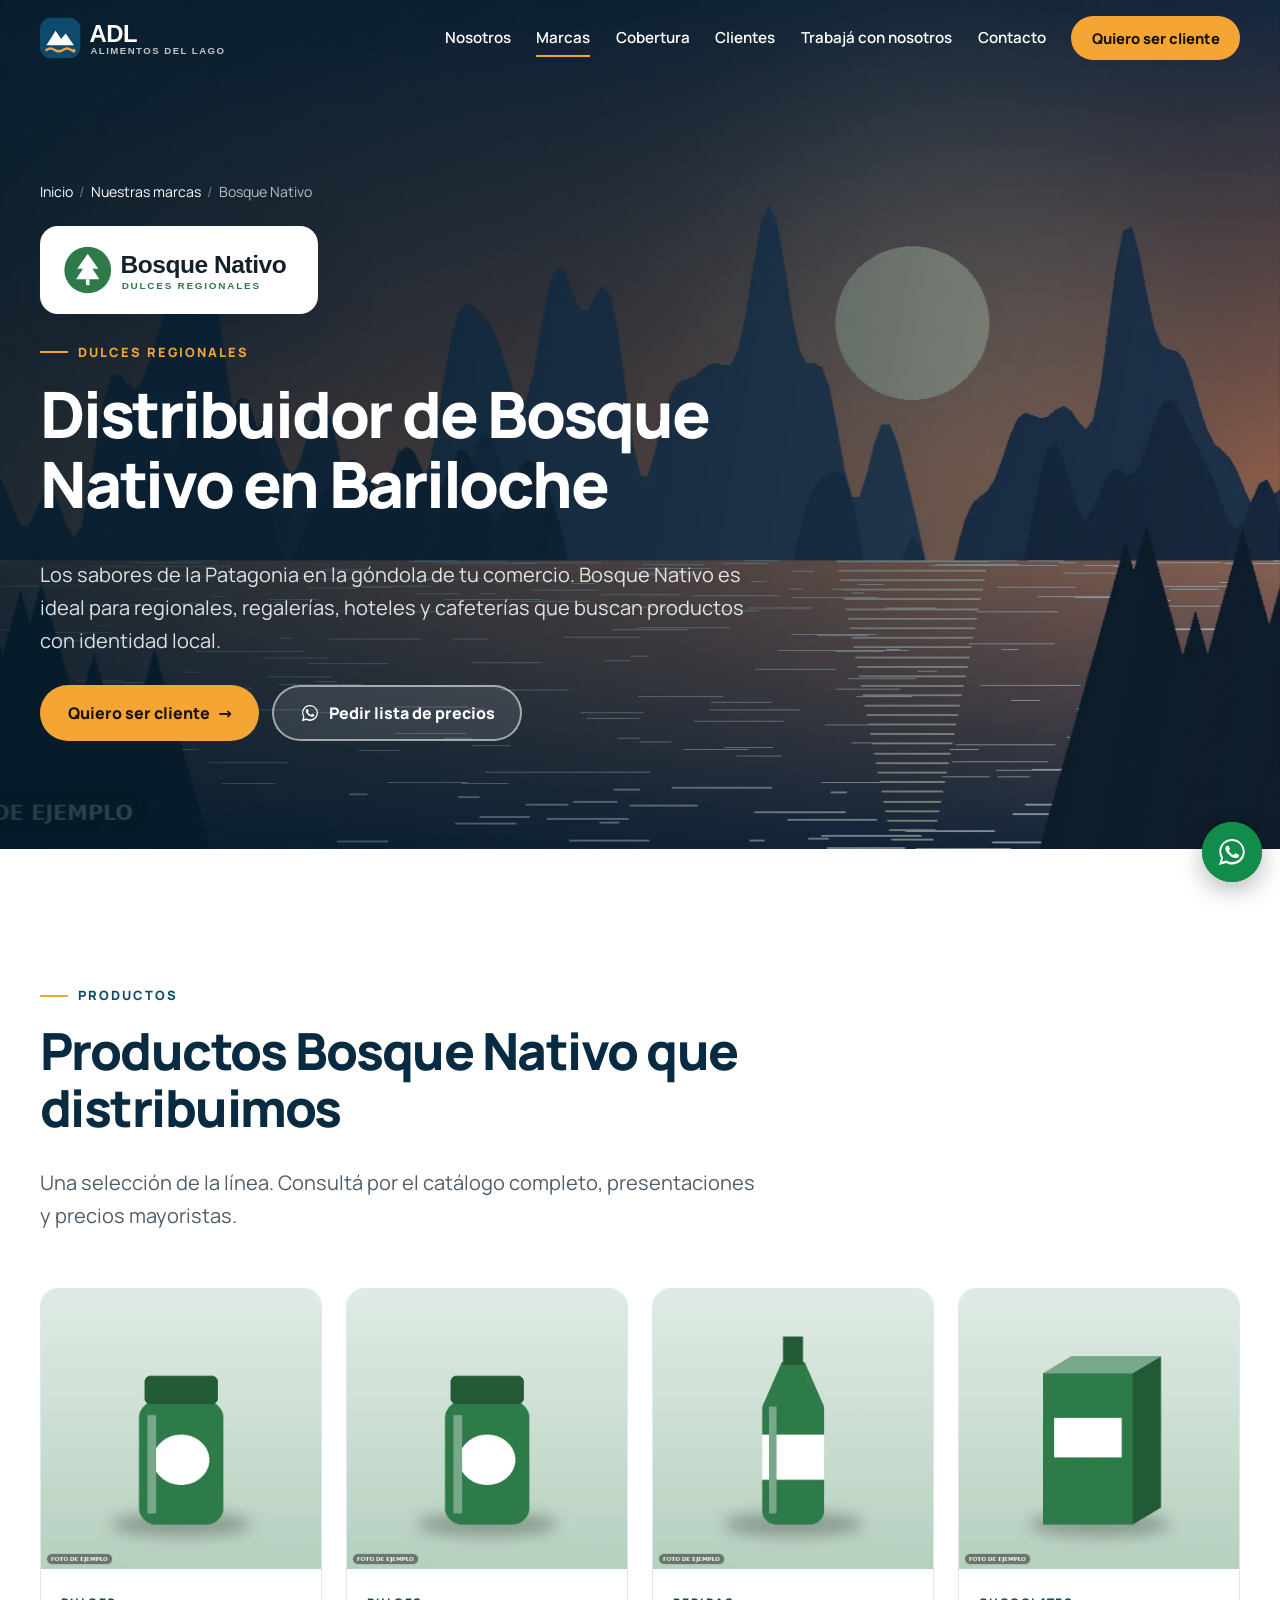
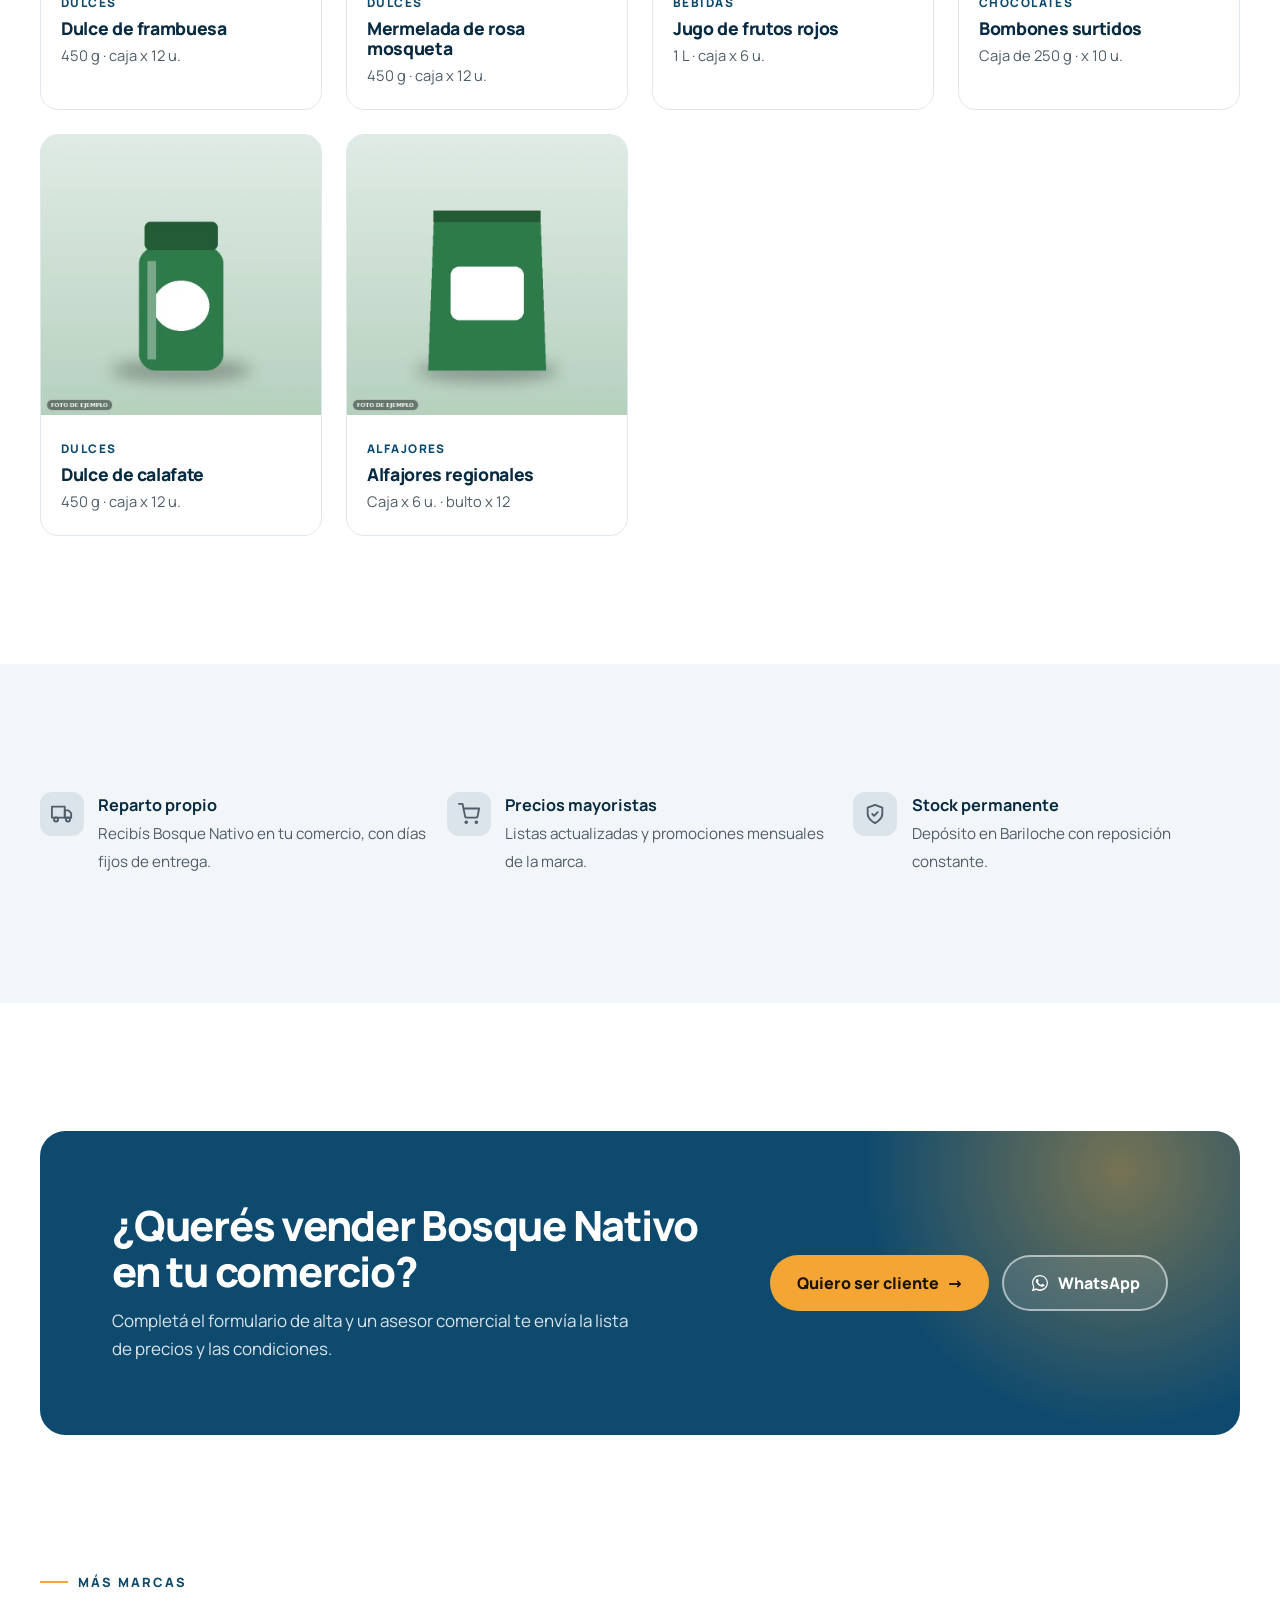
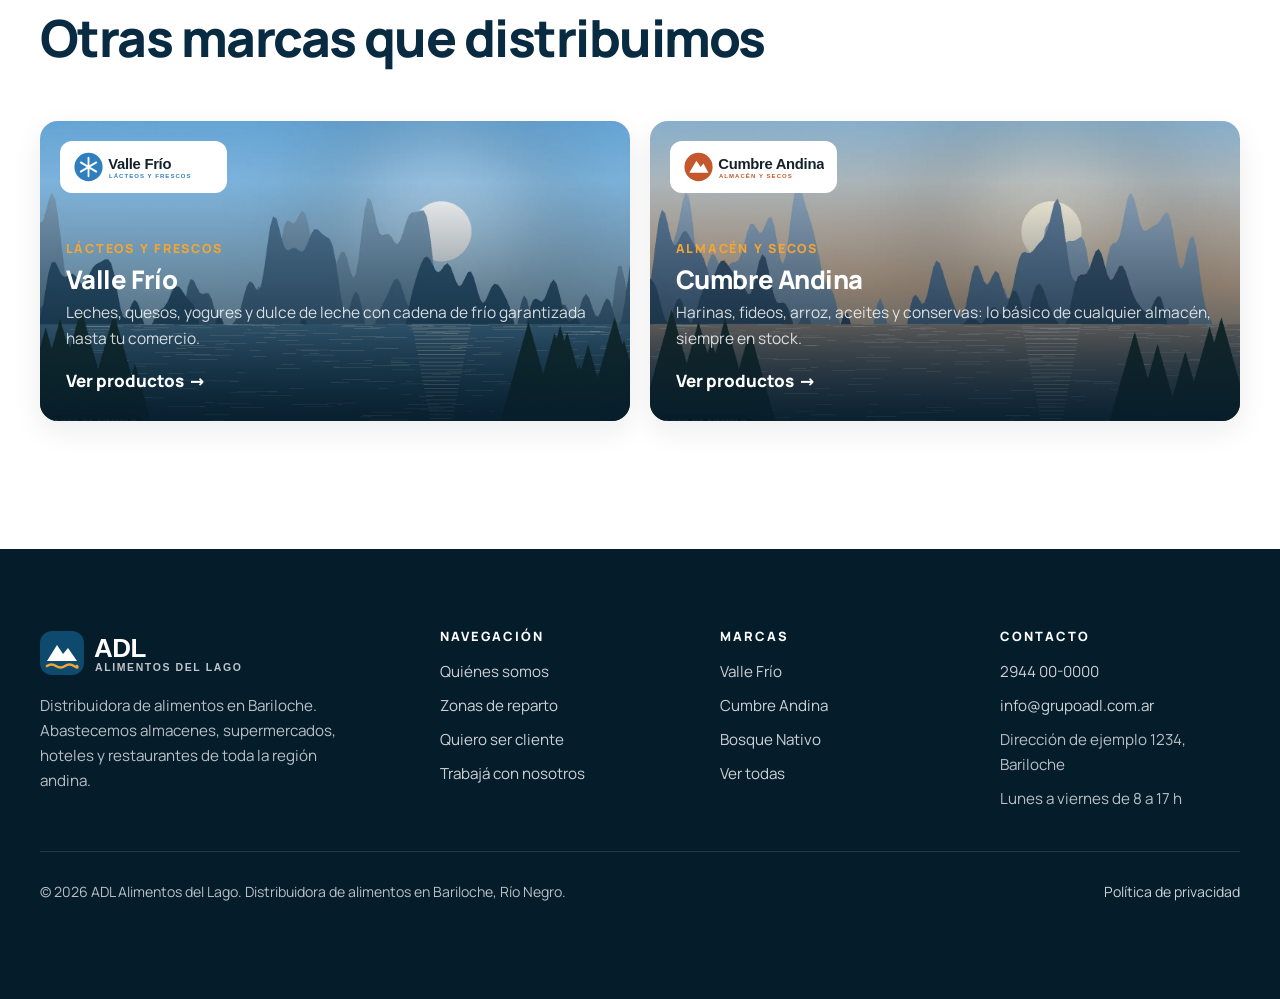
<file: marcas/bosque-nativo/index.html>
<!DOCTYPE html>
<html lang="es-AR">
<head>
  <meta charset="UTF-8">
  <meta name="viewport" content="width=device-width, initial-scale=1">
  <script>document.documentElement.className += " js";</script>

  <!-- SEO: título (lo que se ve en Google) y descripción (máx. ~155 caracteres) -->
  <title>Distribuidor de Bosque Nativo en Bariloche | ADL Alimentos del Lago</title>
  <meta name="description" content="Comprá Bosque Nativo al por mayor en Bariloche y la región andina. ADL distribuye dulces regionales Bosque Nativo con reparto propio a tu comercio.">
  <link rel="canonical" href="https://grupoadl.com.ar/marcas/bosque-nativo/">
  <meta name="theme-color" content="#051C2B">

  <!-- Vista previa al compartir (WhatsApp, Instagram, Facebook) -->
  <meta property="og:type" content="website">
  <meta property="og:locale" content="es_AR">
  <meta property="og:site_name" content="ADL Alimentos del Lago">
  <meta property="og:title" content="Distribuidor de Bosque Nativo en Bariloche | ADL Alimentos del Lago">
  <meta property="og:description" content="Comprá Bosque Nativo al por mayor en Bariloche y la región andina. ADL distribuye dulces regionales Bosque Nativo con reparto propio a tu comercio.">
  <meta property="og:url" content="https://grupoadl.com.ar/marcas/bosque-nativo/">
  <meta property="og:image" content="https://grupoadl.com.ar/img/og-imagen.jpg">
  <meta property="og:image:width" content="1200">
  <meta property="og:image:height" content="630">
  <meta name="twitter:card" content="summary_large_image">

  <!-- Favicon -->
  <link rel="icon" href="/img/favicon.svg" type="image/svg+xml">
  <link rel="apple-touch-icon" href="/img/apple-touch-icon.png">

  <link rel="preload" href="/fonts/manrope-latin.woff2" as="font" type="font/woff2" crossorigin>
  <link rel="stylesheet" href="/css/styles.css">

  <script type="application/ld+json">
  {
    "@context": "https://schema.org",
    "@type": "BreadcrumbList",
    "itemListElement": [
      {
        "@type": "ListItem",
        "position": 1,
        "name": "Inicio",
        "item": "https://grupoadl.com.ar/"
      },
      {
        "@type": "ListItem",
        "position": 2,
        "name": "Nuestras marcas",
        "item": "https://grupoadl.com.ar/marcas/"
      },
      {
        "@type": "ListItem",
        "position": 3,
        "name": "Bosque Nativo",
        "item": "https://grupoadl.com.ar/marcas/bosque-nativo/"
      }
    ]
  }
  </script>

  <script src="/js/config.js"></script>
  <script src="/js/consent.js" defer></script>
  <script src="/js/main.js" defer></script>
</head>
<body>
  <a class="saltar" href="#contenido">Saltar al contenido</a>

  <header class="encabezado">
    <div class="contenedor encabezado__fila">
      <a href="/" class="marca" aria-label="ADL Alimentos del Lago, inicio">
        <img class="logo-claro" src="/img/logo-blanco.svg" alt="ADL Alimentos del Lago" width="211" height="44">
        <img class="logo-oscuro" src="/img/logo.svg" alt="" width="211" height="44" aria-hidden="true">
      </a>
      <button class="menu-boton" aria-expanded="false" aria-controls="menu">
        <span class="sr">Abrir menú</span>
        <span aria-hidden="true"></span><span aria-hidden="true"></span><span aria-hidden="true"></span>
      </button>
      <nav id="menu" class="menu" aria-label="Principal">
        <a href="/#nosotros">Nosotros</a>
        <a href="/marcas/" aria-current="page">Marcas</a>
        <a href="/#cobertura">Cobertura</a>
        <a href="/#clientes">Clientes</a>
        <a href="/trabaja-con-nosotros/">Trabajá con nosotros</a>
        <a href="/#contacto">Contacto</a>
        <a href="/quiero-ser-cliente/" class="boton boton--chico">Quiero ser cliente</a>
      </nav>
    </div>
  </header>

  <main id="contenido">
    <!-- EJEMPLO: toda esta página es de una marca de ejemplo. Foto de portada: img/marca-bosque-nativo.webp -->
    <section class="portada">
      <div class="portada__foto"><img src="/img/marca-bosque-nativo.webp" alt="" width="1600" height="900" fetchpriority="high"></div>
      <div class="contenedor">
        <nav class="migas" aria-label="Estás en"><ol><li><a href="/">Inicio</a></li><li><a href="/marcas/">Nuestras marcas</a></li><li aria-current="page">Bosque Nativo</li></ol></nav>
        <div class="portada__marca aparece-carga" style="--d:.1s">
          <span class="portada__logo"><img src="/img/marcas/bosque-nativo.svg" alt="Logo de Bosque Nativo" width="233" height="56"></span>
        </div>
        <p class="volanta aparece-carga" style="--d:.2s;margin-top:1.75rem">Dulces regionales</p>
        <h1 class="aparece-carga" style="--d:.3s">Distribuidor de Bosque Nativo en Bariloche</h1>
        <p class="bajada aparece-carga" style="--d:.45s">Los sabores de la Patagonia en la góndola de tu comercio. Bosque Nativo es ideal para regionales, regalerías, hoteles y cafeterías que buscan productos con identidad local.</p>
        <div class="botones aparece-carga" style="--d:.6s">
          <a class="boton" href="/quiero-ser-cliente/">Quiero ser cliente <span class="flecha" aria-hidden="true">→</span></a>
          <a class="boton boton--claro" href="https://wa.me/5492944000000?text=Hola%2C%20quiero%20la%20lista%20de%20precios%20de%20Bosque%20Nativo" target="_blank" rel="noopener" data-ubicacion="marca_bosque-nativo"><svg viewBox="0 0 32 32" width="20" height="20" aria-hidden="true"><path fill="currentColor" d="M16 3C9 3 3.3 8.6 3.3 15.6c0 2.3.6 4.5 1.8 6.4L3 29l7.2-1.9c1.8 1 3.8 1.5 5.8 1.5 7 0 12.7-5.6 12.7-12.6S23 3 16 3zm0 23.1c-1.9 0-3.7-.5-5.3-1.5l-.4-.2-4.3 1.1 1.1-4.1-.3-.4a10.4 10.4 0 0 1-1.6-5.4C5.2 9.8 10 5.1 16 5.1s10.8 4.7 10.8 10.5S22 26.1 16 26.1zm5.9-7.8c-.3-.2-1.9-.9-2.2-1-.3-.1-.5-.2-.7.2-.2.3-.8 1-1 1.2-.2.2-.4.2-.7.1-.3-.2-1.4-.5-2.6-1.6-1-.9-1.6-1.9-1.8-2.2-.2-.3 0-.5.1-.7l.5-.6c.2-.2.2-.3.3-.5.1-.2 0-.4 0-.6l-1-2.4c-.3-.6-.5-.5-.7-.5h-.6c-.2 0-.6.1-.9.4-.3.3-1.2 1.1-1.2 2.7s1.2 3.2 1.4 3.4c.2.2 2.4 3.6 5.8 5 .8.4 1.4.6 1.9.7.8.3 1.6.2 2.2.1.7-.1 1.9-.8 2.2-1.5.3-.7.3-1.4.2-1.5-.1-.2-.3-.3-.6-.4z"/></svg>Pedir lista de precios</a>
        </div>
      </div>
    </section>

    <!-- PRODUCTOS: uno por <li>. Fotos cuadradas en img/productos/ (700 x 700) -->
    <section class="seccion">
      <div class="contenedor">
        <div class="cabecera-seccion">
          <p class="volanta" data-revelar>Productos</p>
          <h2 data-revelar style="--d:.05s">Productos Bosque Nativo que distribuimos</h2>
          <p class="bajada" data-revelar style="--d:.1s">Una selección de la línea. Consultá por el catálogo completo, presentaciones y precios mayoristas.</p>
        </div>
        <ul class="productos">
          <li class="producto" data-revelar style="--d:0.00s">
            <div class="producto__foto"><img src="/img/productos/bosque-nativo-1.webp" alt="Dulce de frambuesa Bosque Nativo" width="700" height="700" loading="lazy"></div>
            <div class="producto__cuerpo">
              <span class="producto__categoria">Dulces</span>
              <h3>Dulce de frambuesa</h3>
              <p>450 g · caja x 12 u.</p>
            </div>
          </li>
          <li class="producto" data-revelar style="--d:0.08s">
            <div class="producto__foto"><img src="/img/productos/bosque-nativo-2.webp" alt="Mermelada de rosa mosqueta Bosque Nativo" width="700" height="700" loading="lazy"></div>
            <div class="producto__cuerpo">
              <span class="producto__categoria">Dulces</span>
              <h3>Mermelada de rosa mosqueta</h3>
              <p>450 g · caja x 12 u.</p>
            </div>
          </li>
          <li class="producto" data-revelar style="--d:0.16s">
            <div class="producto__foto"><img src="/img/productos/bosque-nativo-3.webp" alt="Jugo de frutos rojos Bosque Nativo" width="700" height="700" loading="lazy"></div>
            <div class="producto__cuerpo">
              <span class="producto__categoria">Bebidas</span>
              <h3>Jugo de frutos rojos</h3>
              <p>1 L · caja x 6 u.</p>
            </div>
          </li>
          <li class="producto" data-revelar style="--d:0.00s">
            <div class="producto__foto"><img src="/img/productos/bosque-nativo-4.webp" alt="Bombones surtidos Bosque Nativo" width="700" height="700" loading="lazy"></div>
            <div class="producto__cuerpo">
              <span class="producto__categoria">Chocolates</span>
              <h3>Bombones surtidos</h3>
              <p>Caja de 250 g · x 10 u.</p>
            </div>
          </li>
          <li class="producto" data-revelar style="--d:0.08s">
            <div class="producto__foto"><img src="/img/productos/bosque-nativo-5.webp" alt="Dulce de calafate Bosque Nativo" width="700" height="700" loading="lazy"></div>
            <div class="producto__cuerpo">
              <span class="producto__categoria">Dulces</span>
              <h3>Dulce de calafate</h3>
              <p>450 g · caja x 12 u.</p>
            </div>
          </li>
          <li class="producto" data-revelar style="--d:0.16s">
            <div class="producto__foto"><img src="/img/productos/bosque-nativo-6.webp" alt="Alfajores regionales Bosque Nativo" width="700" height="700" loading="lazy"></div>
            <div class="producto__cuerpo">
              <span class="producto__categoria">Alfajores</span>
              <h3>Alfajores regionales</h3>
              <p>Caja x 6 u. · bulto x 12</p>
            </div>
          </li>
        </ul>
      </div>
    </section>

    <section class="seccion seccion--alterna">
      <div class="contenedor">
        <ul class="pilares" style="grid-template-columns:repeat(auto-fit,minmax(min(100%,260px),1fr));margin:0">
          <li data-revelar><span class="icono" aria-hidden="true"><svg viewBox="0 0 24 24" width="22" height="22" fill="none" stroke="currentColor" stroke-width="2" stroke-linecap="round" stroke-linejoin="round"><path d="M1 4h14v12H1z"/><path d="M15 8h4l3 3v5h-7z"/><circle cx="5.5" cy="18" r="2.2"/><circle cx="18.5" cy="18" r="2.2"/></svg></span><div><strong>Reparto propio</strong><span>Recibís Bosque Nativo en tu comercio, con días fijos de entrega.</span></div></li>
          <li data-revelar style="--d:.1s"><span class="icono" aria-hidden="true"><svg viewBox="0 0 24 24" width="22" height="22" fill="none" stroke="currentColor" stroke-width="2" stroke-linecap="round" stroke-linejoin="round"><circle cx="9" cy="21" r="1"/><circle cx="20" cy="21" r="1"/><path d="M1 1h4l2.7 13.4a2 2 0 0 0 2 1.6h9.7a2 2 0 0 0 2-1.6L23 6H6"/></svg></span><div><strong>Precios mayoristas</strong><span>Listas actualizadas y promociones mensuales de la marca.</span></div></li>
          <li data-revelar style="--d:.2s"><span class="icono" aria-hidden="true"><svg viewBox="0 0 24 24" width="22" height="22" fill="none" stroke="currentColor" stroke-width="2" stroke-linecap="round" stroke-linejoin="round"><path d="M12 22s8-4 8-10V5l-8-3-8 3v7c0 6 8 10 8 10z"/><path d="M9 12l2 2 4-4"/></svg></span><div><strong>Stock permanente</strong><span>Depósito en Bariloche con reposición constante.</span></div></li>
        </ul>
      </div>
    </section>

    <section class="seccion" aria-labelledby="llamado-titulo">
      <div class="contenedor">
        <div class="llamado" data-revelar="zoom">
          <div>
            <h2 id="llamado-titulo">¿Querés vender Bosque Nativo en tu comercio?</h2>
            <p>Completá el formulario de alta y un asesor comercial te envía la lista de precios y las condiciones.</p>
          </div>
          <div class="botones">
            <a class="boton" href="/quiero-ser-cliente/">Quiero ser cliente <span class="flecha" aria-hidden="true">→</span></a>
            <a class="boton boton--claro" href="https://wa.me/5492944000000?text=Hola%2C%20vengo%20de%20la%20web%20de%20ADL" target="_blank" rel="noopener" data-ubicacion="marca_llamado"><svg viewBox="0 0 32 32" width="20" height="20" aria-hidden="true"><path fill="currentColor" d="M16 3C9 3 3.3 8.6 3.3 15.6c0 2.3.6 4.5 1.8 6.4L3 29l7.2-1.9c1.8 1 3.8 1.5 5.8 1.5 7 0 12.7-5.6 12.7-12.6S23 3 16 3zm0 23.1c-1.9 0-3.7-.5-5.3-1.5l-.4-.2-4.3 1.1 1.1-4.1-.3-.4a10.4 10.4 0 0 1-1.6-5.4C5.2 9.8 10 5.1 16 5.1s10.8 4.7 10.8 10.5S22 26.1 16 26.1zm5.9-7.8c-.3-.2-1.9-.9-2.2-1-.3-.1-.5-.2-.7.2-.2.3-.8 1-1 1.2-.2.2-.4.2-.7.1-.3-.2-1.4-.5-2.6-1.6-1-.9-1.6-1.9-1.8-2.2-.2-.3 0-.5.1-.7l.5-.6c.2-.2.2-.3.3-.5.1-.2 0-.4 0-.6l-1-2.4c-.3-.6-.5-.5-.7-.5h-.6c-.2 0-.6.1-.9.4-.3.3-1.2 1.1-1.2 2.7s1.2 3.2 1.4 3.4c.2.2 2.4 3.6 5.8 5 .8.4 1.4.6 1.9.7.8.3 1.6.2 2.2.1.7-.1 1.9-.8 2.2-1.5.3-.7.3-1.4.2-1.5-.1-.2-.3-.3-.6-.4z"/></svg>WhatsApp</a>
          </div>
        </div>
      </div>
    </section>

    <section class="seccion" style="padding-top:0">
      <div class="contenedor">
        <div class="cabecera-seccion">
          <p class="volanta" data-revelar>Más marcas</p>
          <h2 data-revelar style="--d:.05s">Otras marcas que distribuimos</h2>
        </div>
        <div class="otras-marcas">
          <a class="tarjeta-marca" href="/marcas/valle-frio/" data-revelar style="--d:0.0s">
            <div class="tarjeta-marca__foto"><img src="/img/marca-valle-frio.webp" alt="" width="800" height="450" loading="lazy"></div>
            <span class="tarjeta-marca__logo"><img src="/img/marcas/valle-frio.svg" alt="Logo de Valle Frío" width="167" height="40" loading="lazy"></span>
            <div class="tarjeta-marca__cuerpo">
              <span class="tarjeta-marca__rubro">Lácteos y frescos</span>
              <h3>Valle Frío</h3>
              <p>Leches, quesos, yogures y dulce de leche con cadena de frío garantizada hasta tu comercio.</p>
              <span class="link-flecha">Ver productos</span>
            </div>
          </a>
          <a class="tarjeta-marca" href="/marcas/cumbre-andina/" data-revelar style="--d:0.1s">
            <div class="tarjeta-marca__foto"><img src="/img/marca-cumbre-andina.webp" alt="" width="800" height="450" loading="lazy"></div>
            <span class="tarjeta-marca__logo"><img src="/img/marcas/cumbre-andina.svg" alt="Logo de Cumbre Andina" width="167" height="40" loading="lazy"></span>
            <div class="tarjeta-marca__cuerpo">
              <span class="tarjeta-marca__rubro">Almacén y secos</span>
              <h3>Cumbre Andina</h3>
              <p>Harinas, fideos, arroz, aceites y conservas: lo básico de cualquier almacén, siempre en stock.</p>
              <span class="link-flecha">Ver productos</span>
            </div>
          </a>
        </div>
      </div>
    </section>
  </main>

  <footer class="pie">
    <div class="contenedor">
      <div class="pie__grilla">
        <div class="pie__marca">
          <img src="/img/logo-blanco.svg" alt="ADL Alimentos del Lago" width="230" height="48" loading="lazy">
          <!-- EJEMPLO: texto corto sobre la empresa -->
          <p>Distribuidora de alimentos en Bariloche. Abastecemos almacenes, supermercados, hoteles y restaurantes de toda la región andina.</p>
        </div>
        <div>
          <h2>Navegación</h2>
          <ul>
            <li><a href="/#nosotros">Quiénes somos</a></li>
            <li><a href="/#cobertura">Zonas de reparto</a></li>
            <li><a href="/quiero-ser-cliente/">Quiero ser cliente</a></li>
            <li><a href="/trabaja-con-nosotros/">Trabajá con nosotros</a></li>
          </ul>
        </div>
        <div>
          <h2>Marcas</h2>
          <ul>
            <li><a href="/marcas/valle-frio/">Valle Frío</a></li>
            <li><a href="/marcas/cumbre-andina/">Cumbre Andina</a></li>
            <li><a href="/marcas/bosque-nativo/">Bosque Nativo</a></li>
            <li><a href="/marcas/">Ver todas</a></li>
          </ul>
        </div>
        <div>
          <h2>Contacto</h2>
          <ul>
            <li><a href="tel:+5492944000000" data-ubicacion="pie">2944 00-0000</a></li>
            <li><a href="mailto:info@grupoadl.com.ar" data-ubicacion="pie">info@grupoadl.com.ar</a></li>
            <li>Dirección de ejemplo 1234, Bariloche</li>
            <li>Lunes a viernes de 8 a 17 h</li>
          </ul>
        </div>
      </div>
      <div class="pie__legal">
        <p>© <span data-anio>2026</span> ADL Alimentos del Lago. Distribuidora de alimentos en Bariloche, Río Negro.</p>
        <nav aria-label="Legal">
          <a href="/privacidad.html">Política de privacidad</a>
          <a href="#" data-abrir-cookies data-solo-con-medicion>Configurar cookies</a>
        </nav>
      </div>
    </div>
  </footer>

  <!-- Botón flotante de WhatsApp -->
  <a class="whatsapp-flotante" href="https://wa.me/5492944000000?text=Hola%2C%20vengo%20de%20la%20web%20de%20ADL" target="_blank" rel="noopener" data-ubicacion="flotante" aria-label="Escribinos por WhatsApp">
    <svg viewBox="0 0 32 32" width="32" height="32" aria-hidden="true"><path fill="currentColor" d="M16 3C9 3 3.3 8.6 3.3 15.6c0 2.3.6 4.5 1.8 6.4L3 29l7.2-1.9c1.8 1 3.8 1.5 5.8 1.5 7 0 12.7-5.6 12.7-12.6S23 3 16 3zm0 23.1c-1.9 0-3.7-.5-5.3-1.5l-.4-.2-4.3 1.1 1.1-4.1-.3-.4a10.4 10.4 0 0 1-1.6-5.4C5.2 9.8 10 5.1 16 5.1s10.8 4.7 10.8 10.5S22 26.1 16 26.1zm5.9-7.8c-.3-.2-1.9-.9-2.2-1-.3-.1-.5-.2-.7.2-.2.3-.8 1-1 1.2-.2.2-.4.2-.7.1-.3-.2-1.4-.5-2.6-1.6-1-.9-1.6-1.9-1.8-2.2-.2-.3 0-.5.1-.7l.5-.6c.2-.2.2-.3.3-.5.1-.2 0-.4 0-.6l-1-2.4c-.3-.6-.5-.5-.7-.5h-.6c-.2 0-.6.1-.9.4-.3.3-1.2 1.1-1.2 2.7s1.2 3.2 1.4 3.4c.2.2 2.4 3.6 5.8 5 .8.4 1.4.6 1.9.7.8.3 1.6.2 2.2.1.7-.1 1.9-.8 2.2-1.5.3-.7.3-1.4.2-1.5-.1-.2-.3-.3-.6-.4z"/></svg>
  </a>

  <!-- Aviso de cookies: solo aparece en el nivel "web completa" (cuando hay ID de Tag Manager) -->
  <div id="aviso-cookies" class="aviso-cookies" role="dialog" aria-live="polite" aria-label="Aviso de cookies" hidden>
    <p>Usamos cookies para medir las visitas y mejorar el sitio. Podés aceptarlas o rechazarlas. <a href="/privacidad.html">Más información</a>.</p>
    <div class="botones">
      <button id="cookies-rechazar" class="boton boton--secundario boton--chico">Rechazar</button>
      <button id="cookies-aceptar" class="boton boton--chico">Aceptar</button>
    </div>
  </div>
</body>
</html>
</file>
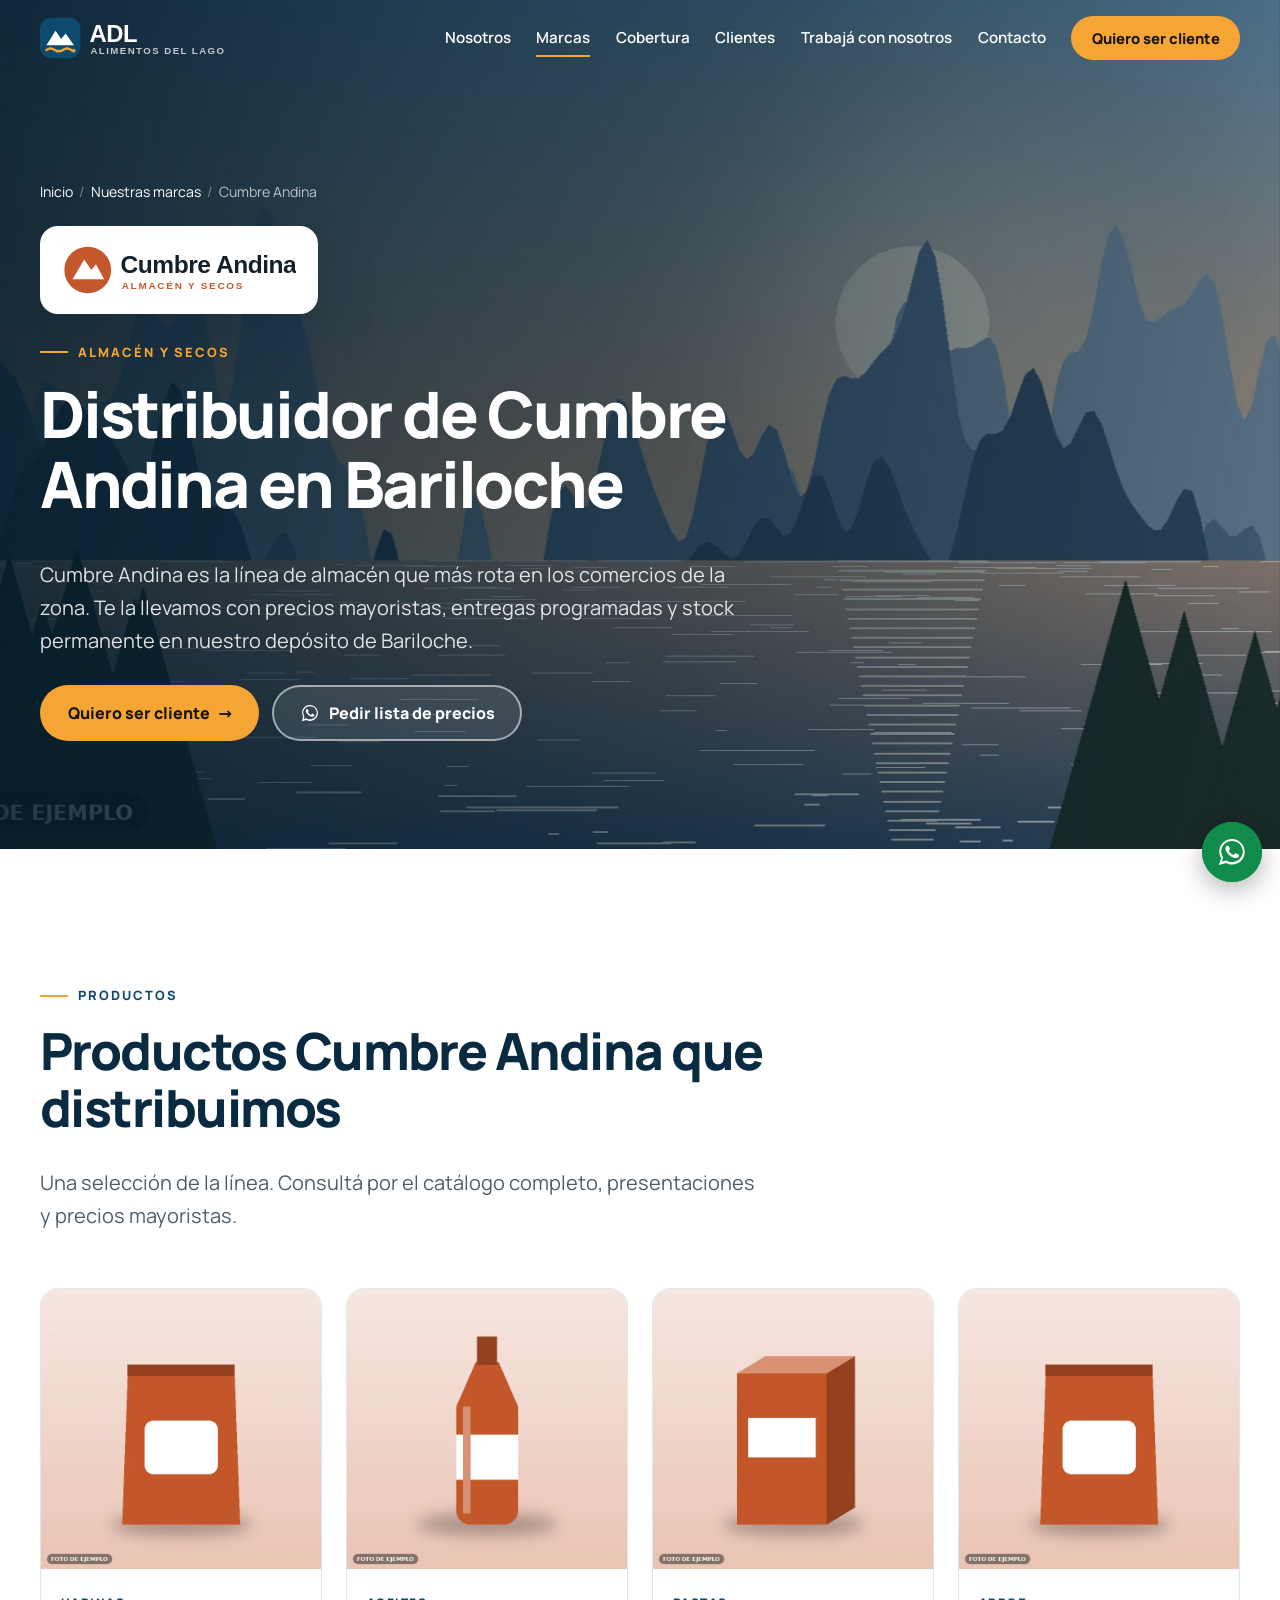
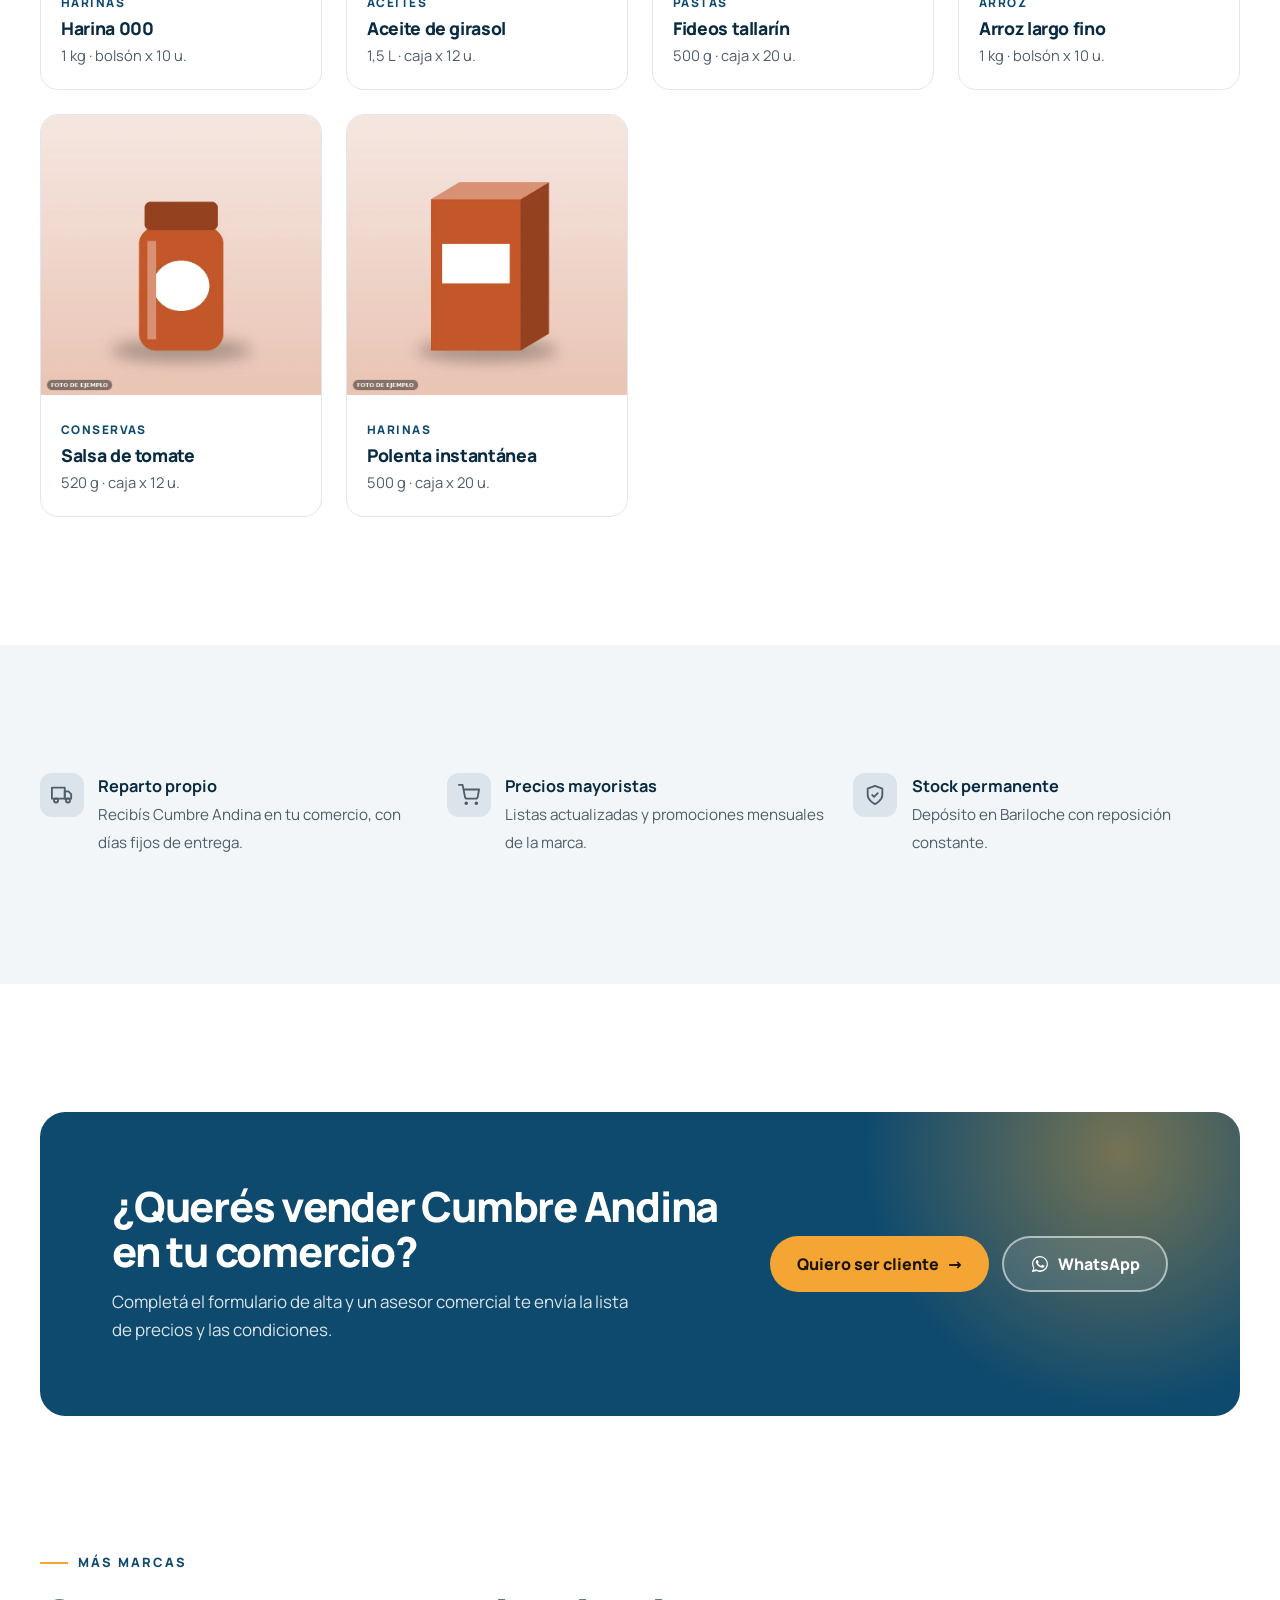
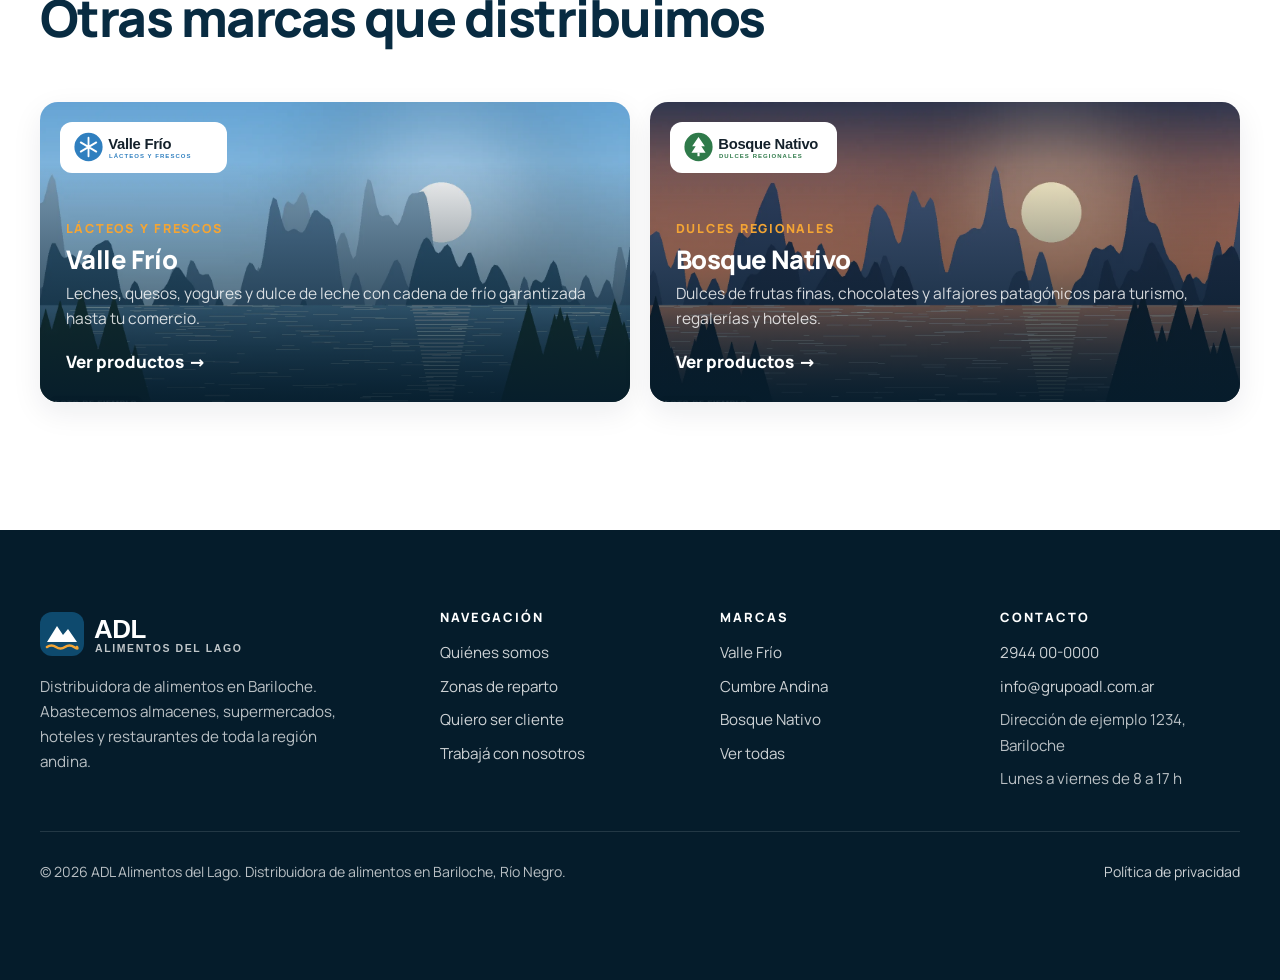
<file: marcas/cumbre-andina/index.html>
<!DOCTYPE html>
<html lang="es-AR">
<head>
  <meta charset="UTF-8">
  <meta name="viewport" content="width=device-width, initial-scale=1">
  <script>document.documentElement.className += " js";</script>

  <!-- SEO: título (lo que se ve en Google) y descripción (máx. ~155 caracteres) -->
  <title>Distribuidor de Cumbre Andina en Bariloche | ADL Alimentos del Lago</title>
  <meta name="description" content="Comprá Cumbre Andina al por mayor en Bariloche y la región andina. ADL distribuye almacén y secos Cumbre Andina con reparto propio a tu comercio.">
  <link rel="canonical" href="https://grupoadl.com.ar/marcas/cumbre-andina/">
  <meta name="theme-color" content="#051C2B">

  <!-- Vista previa al compartir (WhatsApp, Instagram, Facebook) -->
  <meta property="og:type" content="website">
  <meta property="og:locale" content="es_AR">
  <meta property="og:site_name" content="ADL Alimentos del Lago">
  <meta property="og:title" content="Distribuidor de Cumbre Andina en Bariloche | ADL Alimentos del Lago">
  <meta property="og:description" content="Comprá Cumbre Andina al por mayor en Bariloche y la región andina. ADL distribuye almacén y secos Cumbre Andina con reparto propio a tu comercio.">
  <meta property="og:url" content="https://grupoadl.com.ar/marcas/cumbre-andina/">
  <meta property="og:image" content="https://grupoadl.com.ar/img/og-imagen.jpg">
  <meta property="og:image:width" content="1200">
  <meta property="og:image:height" content="630">
  <meta name="twitter:card" content="summary_large_image">

  <!-- Favicon -->
  <link rel="icon" href="/img/favicon.svg" type="image/svg+xml">
  <link rel="apple-touch-icon" href="/img/apple-touch-icon.png">

  <link rel="preload" href="/fonts/manrope-latin.woff2" as="font" type="font/woff2" crossorigin>
  <link rel="stylesheet" href="/css/styles.css">

  <script type="application/ld+json">
  {
    "@context": "https://schema.org",
    "@type": "BreadcrumbList",
    "itemListElement": [
      {
        "@type": "ListItem",
        "position": 1,
        "name": "Inicio",
        "item": "https://grupoadl.com.ar/"
      },
      {
        "@type": "ListItem",
        "position": 2,
        "name": "Nuestras marcas",
        "item": "https://grupoadl.com.ar/marcas/"
      },
      {
        "@type": "ListItem",
        "position": 3,
        "name": "Cumbre Andina",
        "item": "https://grupoadl.com.ar/marcas/cumbre-andina/"
      }
    ]
  }
  </script>

  <script src="/js/config.js"></script>
  <script src="/js/consent.js" defer></script>
  <script src="/js/main.js" defer></script>
</head>
<body>
  <a class="saltar" href="#contenido">Saltar al contenido</a>

  <header class="encabezado">
    <div class="contenedor encabezado__fila">
      <a href="/" class="marca" aria-label="ADL Alimentos del Lago, inicio">
        <img class="logo-claro" src="/img/logo-blanco.svg" alt="ADL Alimentos del Lago" width="211" height="44">
        <img class="logo-oscuro" src="/img/logo.svg" alt="" width="211" height="44" aria-hidden="true">
      </a>
      <button class="menu-boton" aria-expanded="false" aria-controls="menu">
        <span class="sr">Abrir menú</span>
        <span aria-hidden="true"></span><span aria-hidden="true"></span><span aria-hidden="true"></span>
      </button>
      <nav id="menu" class="menu" aria-label="Principal">
        <a href="/#nosotros">Nosotros</a>
        <a href="/marcas/" aria-current="page">Marcas</a>
        <a href="/#cobertura">Cobertura</a>
        <a href="/#clientes">Clientes</a>
        <a href="/trabaja-con-nosotros/">Trabajá con nosotros</a>
        <a href="/#contacto">Contacto</a>
        <a href="/quiero-ser-cliente/" class="boton boton--chico">Quiero ser cliente</a>
      </nav>
    </div>
  </header>

  <main id="contenido">
    <!-- EJEMPLO: toda esta página es de una marca de ejemplo. Foto de portada: img/marca-cumbre-andina.webp -->
    <section class="portada">
      <div class="portada__foto"><img src="/img/marca-cumbre-andina.webp" alt="" width="1600" height="900" fetchpriority="high"></div>
      <div class="contenedor">
        <nav class="migas" aria-label="Estás en"><ol><li><a href="/">Inicio</a></li><li><a href="/marcas/">Nuestras marcas</a></li><li aria-current="page">Cumbre Andina</li></ol></nav>
        <div class="portada__marca aparece-carga" style="--d:.1s">
          <span class="portada__logo"><img src="/img/marcas/cumbre-andina.svg" alt="Logo de Cumbre Andina" width="233" height="56"></span>
        </div>
        <p class="volanta aparece-carga" style="--d:.2s;margin-top:1.75rem">Almacén y secos</p>
        <h1 class="aparece-carga" style="--d:.3s">Distribuidor de Cumbre Andina en Bariloche</h1>
        <p class="bajada aparece-carga" style="--d:.45s">Cumbre Andina es la línea de almacén que más rota en los comercios de la zona. Te la llevamos con precios mayoristas, entregas programadas y stock permanente en nuestro depósito de Bariloche.</p>
        <div class="botones aparece-carga" style="--d:.6s">
          <a class="boton" href="/quiero-ser-cliente/">Quiero ser cliente <span class="flecha" aria-hidden="true">→</span></a>
          <a class="boton boton--claro" href="https://wa.me/5492944000000?text=Hola%2C%20quiero%20la%20lista%20de%20precios%20de%20Cumbre%20Andina" target="_blank" rel="noopener" data-ubicacion="marca_cumbre-andina"><svg viewBox="0 0 32 32" width="20" height="20" aria-hidden="true"><path fill="currentColor" d="M16 3C9 3 3.3 8.6 3.3 15.6c0 2.3.6 4.5 1.8 6.4L3 29l7.2-1.9c1.8 1 3.8 1.5 5.8 1.5 7 0 12.7-5.6 12.7-12.6S23 3 16 3zm0 23.1c-1.9 0-3.7-.5-5.3-1.5l-.4-.2-4.3 1.1 1.1-4.1-.3-.4a10.4 10.4 0 0 1-1.6-5.4C5.2 9.8 10 5.1 16 5.1s10.8 4.7 10.8 10.5S22 26.1 16 26.1zm5.9-7.8c-.3-.2-1.9-.9-2.2-1-.3-.1-.5-.2-.7.2-.2.3-.8 1-1 1.2-.2.2-.4.2-.7.1-.3-.2-1.4-.5-2.6-1.6-1-.9-1.6-1.9-1.8-2.2-.2-.3 0-.5.1-.7l.5-.6c.2-.2.2-.3.3-.5.1-.2 0-.4 0-.6l-1-2.4c-.3-.6-.5-.5-.7-.5h-.6c-.2 0-.6.1-.9.4-.3.3-1.2 1.1-1.2 2.7s1.2 3.2 1.4 3.4c.2.2 2.4 3.6 5.8 5 .8.4 1.4.6 1.9.7.8.3 1.6.2 2.2.1.7-.1 1.9-.8 2.2-1.5.3-.7.3-1.4.2-1.5-.1-.2-.3-.3-.6-.4z"/></svg>Pedir lista de precios</a>
        </div>
      </div>
    </section>

    <!-- PRODUCTOS: uno por <li>. Fotos cuadradas en img/productos/ (700 x 700) -->
    <section class="seccion">
      <div class="contenedor">
        <div class="cabecera-seccion">
          <p class="volanta" data-revelar>Productos</p>
          <h2 data-revelar style="--d:.05s">Productos Cumbre Andina que distribuimos</h2>
          <p class="bajada" data-revelar style="--d:.1s">Una selección de la línea. Consultá por el catálogo completo, presentaciones y precios mayoristas.</p>
        </div>
        <ul class="productos">
          <li class="producto" data-revelar style="--d:0.00s">
            <div class="producto__foto"><img src="/img/productos/cumbre-andina-1.webp" alt="Harina 000 Cumbre Andina" width="700" height="700" loading="lazy"></div>
            <div class="producto__cuerpo">
              <span class="producto__categoria">Harinas</span>
              <h3>Harina 000</h3>
              <p>1 kg · bolsón x 10 u.</p>
            </div>
          </li>
          <li class="producto" data-revelar style="--d:0.08s">
            <div class="producto__foto"><img src="/img/productos/cumbre-andina-2.webp" alt="Aceite de girasol Cumbre Andina" width="700" height="700" loading="lazy"></div>
            <div class="producto__cuerpo">
              <span class="producto__categoria">Aceites</span>
              <h3>Aceite de girasol</h3>
              <p>1,5 L · caja x 12 u.</p>
            </div>
          </li>
          <li class="producto" data-revelar style="--d:0.16s">
            <div class="producto__foto"><img src="/img/productos/cumbre-andina-3.webp" alt="Fideos tallarín Cumbre Andina" width="700" height="700" loading="lazy"></div>
            <div class="producto__cuerpo">
              <span class="producto__categoria">Pastas</span>
              <h3>Fideos tallarín</h3>
              <p>500 g · caja x 20 u.</p>
            </div>
          </li>
          <li class="producto" data-revelar style="--d:0.00s">
            <div class="producto__foto"><img src="/img/productos/cumbre-andina-4.webp" alt="Arroz largo fino Cumbre Andina" width="700" height="700" loading="lazy"></div>
            <div class="producto__cuerpo">
              <span class="producto__categoria">Arroz</span>
              <h3>Arroz largo fino</h3>
              <p>1 kg · bolsón x 10 u.</p>
            </div>
          </li>
          <li class="producto" data-revelar style="--d:0.08s">
            <div class="producto__foto"><img src="/img/productos/cumbre-andina-5.webp" alt="Salsa de tomate Cumbre Andina" width="700" height="700" loading="lazy"></div>
            <div class="producto__cuerpo">
              <span class="producto__categoria">Conservas</span>
              <h3>Salsa de tomate</h3>
              <p>520 g · caja x 12 u.</p>
            </div>
          </li>
          <li class="producto" data-revelar style="--d:0.16s">
            <div class="producto__foto"><img src="/img/productos/cumbre-andina-6.webp" alt="Polenta instantánea Cumbre Andina" width="700" height="700" loading="lazy"></div>
            <div class="producto__cuerpo">
              <span class="producto__categoria">Harinas</span>
              <h3>Polenta instantánea</h3>
              <p>500 g · caja x 20 u.</p>
            </div>
          </li>
        </ul>
      </div>
    </section>

    <section class="seccion seccion--alterna">
      <div class="contenedor">
        <ul class="pilares" style="grid-template-columns:repeat(auto-fit,minmax(min(100%,260px),1fr));margin:0">
          <li data-revelar><span class="icono" aria-hidden="true"><svg viewBox="0 0 24 24" width="22" height="22" fill="none" stroke="currentColor" stroke-width="2" stroke-linecap="round" stroke-linejoin="round"><path d="M1 4h14v12H1z"/><path d="M15 8h4l3 3v5h-7z"/><circle cx="5.5" cy="18" r="2.2"/><circle cx="18.5" cy="18" r="2.2"/></svg></span><div><strong>Reparto propio</strong><span>Recibís Cumbre Andina en tu comercio, con días fijos de entrega.</span></div></li>
          <li data-revelar style="--d:.1s"><span class="icono" aria-hidden="true"><svg viewBox="0 0 24 24" width="22" height="22" fill="none" stroke="currentColor" stroke-width="2" stroke-linecap="round" stroke-linejoin="round"><circle cx="9" cy="21" r="1"/><circle cx="20" cy="21" r="1"/><path d="M1 1h4l2.7 13.4a2 2 0 0 0 2 1.6h9.7a2 2 0 0 0 2-1.6L23 6H6"/></svg></span><div><strong>Precios mayoristas</strong><span>Listas actualizadas y promociones mensuales de la marca.</span></div></li>
          <li data-revelar style="--d:.2s"><span class="icono" aria-hidden="true"><svg viewBox="0 0 24 24" width="22" height="22" fill="none" stroke="currentColor" stroke-width="2" stroke-linecap="round" stroke-linejoin="round"><path d="M12 22s8-4 8-10V5l-8-3-8 3v7c0 6 8 10 8 10z"/><path d="M9 12l2 2 4-4"/></svg></span><div><strong>Stock permanente</strong><span>Depósito en Bariloche con reposición constante.</span></div></li>
        </ul>
      </div>
    </section>

    <section class="seccion" aria-labelledby="llamado-titulo">
      <div class="contenedor">
        <div class="llamado" data-revelar="zoom">
          <div>
            <h2 id="llamado-titulo">¿Querés vender Cumbre Andina en tu comercio?</h2>
            <p>Completá el formulario de alta y un asesor comercial te envía la lista de precios y las condiciones.</p>
          </div>
          <div class="botones">
            <a class="boton" href="/quiero-ser-cliente/">Quiero ser cliente <span class="flecha" aria-hidden="true">→</span></a>
            <a class="boton boton--claro" href="https://wa.me/5492944000000?text=Hola%2C%20vengo%20de%20la%20web%20de%20ADL" target="_blank" rel="noopener" data-ubicacion="marca_llamado"><svg viewBox="0 0 32 32" width="20" height="20" aria-hidden="true"><path fill="currentColor" d="M16 3C9 3 3.3 8.6 3.3 15.6c0 2.3.6 4.5 1.8 6.4L3 29l7.2-1.9c1.8 1 3.8 1.5 5.8 1.5 7 0 12.7-5.6 12.7-12.6S23 3 16 3zm0 23.1c-1.9 0-3.7-.5-5.3-1.5l-.4-.2-4.3 1.1 1.1-4.1-.3-.4a10.4 10.4 0 0 1-1.6-5.4C5.2 9.8 10 5.1 16 5.1s10.8 4.7 10.8 10.5S22 26.1 16 26.1zm5.9-7.8c-.3-.2-1.9-.9-2.2-1-.3-.1-.5-.2-.7.2-.2.3-.8 1-1 1.2-.2.2-.4.2-.7.1-.3-.2-1.4-.5-2.6-1.6-1-.9-1.6-1.9-1.8-2.2-.2-.3 0-.5.1-.7l.5-.6c.2-.2.2-.3.3-.5.1-.2 0-.4 0-.6l-1-2.4c-.3-.6-.5-.5-.7-.5h-.6c-.2 0-.6.1-.9.4-.3.3-1.2 1.1-1.2 2.7s1.2 3.2 1.4 3.4c.2.2 2.4 3.6 5.8 5 .8.4 1.4.6 1.9.7.8.3 1.6.2 2.2.1.7-.1 1.9-.8 2.2-1.5.3-.7.3-1.4.2-1.5-.1-.2-.3-.3-.6-.4z"/></svg>WhatsApp</a>
          </div>
        </div>
      </div>
    </section>

    <section class="seccion" style="padding-top:0">
      <div class="contenedor">
        <div class="cabecera-seccion">
          <p class="volanta" data-revelar>Más marcas</p>
          <h2 data-revelar style="--d:.05s">Otras marcas que distribuimos</h2>
        </div>
        <div class="otras-marcas">
          <a class="tarjeta-marca" href="/marcas/valle-frio/" data-revelar style="--d:0.0s">
            <div class="tarjeta-marca__foto"><img src="/img/marca-valle-frio.webp" alt="" width="800" height="450" loading="lazy"></div>
            <span class="tarjeta-marca__logo"><img src="/img/marcas/valle-frio.svg" alt="Logo de Valle Frío" width="167" height="40" loading="lazy"></span>
            <div class="tarjeta-marca__cuerpo">
              <span class="tarjeta-marca__rubro">Lácteos y frescos</span>
              <h3>Valle Frío</h3>
              <p>Leches, quesos, yogures y dulce de leche con cadena de frío garantizada hasta tu comercio.</p>
              <span class="link-flecha">Ver productos</span>
            </div>
          </a>
          <a class="tarjeta-marca" href="/marcas/bosque-nativo/" data-revelar style="--d:0.1s">
            <div class="tarjeta-marca__foto"><img src="/img/marca-bosque-nativo.webp" alt="" width="800" height="450" loading="lazy"></div>
            <span class="tarjeta-marca__logo"><img src="/img/marcas/bosque-nativo.svg" alt="Logo de Bosque Nativo" width="167" height="40" loading="lazy"></span>
            <div class="tarjeta-marca__cuerpo">
              <span class="tarjeta-marca__rubro">Dulces regionales</span>
              <h3>Bosque Nativo</h3>
              <p>Dulces de frutas finas, chocolates y alfajores patagónicos para turismo, regalerías y hoteles.</p>
              <span class="link-flecha">Ver productos</span>
            </div>
          </a>
        </div>
      </div>
    </section>
  </main>

  <footer class="pie">
    <div class="contenedor">
      <div class="pie__grilla">
        <div class="pie__marca">
          <img src="/img/logo-blanco.svg" alt="ADL Alimentos del Lago" width="230" height="48" loading="lazy">
          <!-- EJEMPLO: texto corto sobre la empresa -->
          <p>Distribuidora de alimentos en Bariloche. Abastecemos almacenes, supermercados, hoteles y restaurantes de toda la región andina.</p>
        </div>
        <div>
          <h2>Navegación</h2>
          <ul>
            <li><a href="/#nosotros">Quiénes somos</a></li>
            <li><a href="/#cobertura">Zonas de reparto</a></li>
            <li><a href="/quiero-ser-cliente/">Quiero ser cliente</a></li>
            <li><a href="/trabaja-con-nosotros/">Trabajá con nosotros</a></li>
          </ul>
        </div>
        <div>
          <h2>Marcas</h2>
          <ul>
            <li><a href="/marcas/valle-frio/">Valle Frío</a></li>
            <li><a href="/marcas/cumbre-andina/">Cumbre Andina</a></li>
            <li><a href="/marcas/bosque-nativo/">Bosque Nativo</a></li>
            <li><a href="/marcas/">Ver todas</a></li>
          </ul>
        </div>
        <div>
          <h2>Contacto</h2>
          <ul>
            <li><a href="tel:+5492944000000" data-ubicacion="pie">2944 00-0000</a></li>
            <li><a href="mailto:info@grupoadl.com.ar" data-ubicacion="pie">info@grupoadl.com.ar</a></li>
            <li>Dirección de ejemplo 1234, Bariloche</li>
            <li>Lunes a viernes de 8 a 17 h</li>
          </ul>
        </div>
      </div>
      <div class="pie__legal">
        <p>© <span data-anio>2026</span> ADL Alimentos del Lago. Distribuidora de alimentos en Bariloche, Río Negro.</p>
        <nav aria-label="Legal">
          <a href="/privacidad.html">Política de privacidad</a>
          <a href="#" data-abrir-cookies data-solo-con-medicion>Configurar cookies</a>
        </nav>
      </div>
    </div>
  </footer>

  <!-- Botón flotante de WhatsApp -->
  <a class="whatsapp-flotante" href="https://wa.me/5492944000000?text=Hola%2C%20vengo%20de%20la%20web%20de%20ADL" target="_blank" rel="noopener" data-ubicacion="flotante" aria-label="Escribinos por WhatsApp">
    <svg viewBox="0 0 32 32" width="32" height="32" aria-hidden="true"><path fill="currentColor" d="M16 3C9 3 3.3 8.6 3.3 15.6c0 2.3.6 4.5 1.8 6.4L3 29l7.2-1.9c1.8 1 3.8 1.5 5.8 1.5 7 0 12.7-5.6 12.7-12.6S23 3 16 3zm0 23.1c-1.9 0-3.7-.5-5.3-1.5l-.4-.2-4.3 1.1 1.1-4.1-.3-.4a10.4 10.4 0 0 1-1.6-5.4C5.2 9.8 10 5.1 16 5.1s10.8 4.7 10.8 10.5S22 26.1 16 26.1zm5.9-7.8c-.3-.2-1.9-.9-2.2-1-.3-.1-.5-.2-.7.2-.2.3-.8 1-1 1.2-.2.2-.4.2-.7.1-.3-.2-1.4-.5-2.6-1.6-1-.9-1.6-1.9-1.8-2.2-.2-.3 0-.5.1-.7l.5-.6c.2-.2.2-.3.3-.5.1-.2 0-.4 0-.6l-1-2.4c-.3-.6-.5-.5-.7-.5h-.6c-.2 0-.6.1-.9.4-.3.3-1.2 1.1-1.2 2.7s1.2 3.2 1.4 3.4c.2.2 2.4 3.6 5.8 5 .8.4 1.4.6 1.9.7.8.3 1.6.2 2.2.1.7-.1 1.9-.8 2.2-1.5.3-.7.3-1.4.2-1.5-.1-.2-.3-.3-.6-.4z"/></svg>
  </a>

  <!-- Aviso de cookies: solo aparece en el nivel "web completa" (cuando hay ID de Tag Manager) -->
  <div id="aviso-cookies" class="aviso-cookies" role="dialog" aria-live="polite" aria-label="Aviso de cookies" hidden>
    <p>Usamos cookies para medir las visitas y mejorar el sitio. Podés aceptarlas o rechazarlas. <a href="/privacidad.html">Más información</a>.</p>
    <div class="botones">
      <button id="cookies-rechazar" class="boton boton--secundario boton--chico">Rechazar</button>
      <button id="cookies-aceptar" class="boton boton--chico">Aceptar</button>
    </div>
  </div>
</body>
</html>
</file>
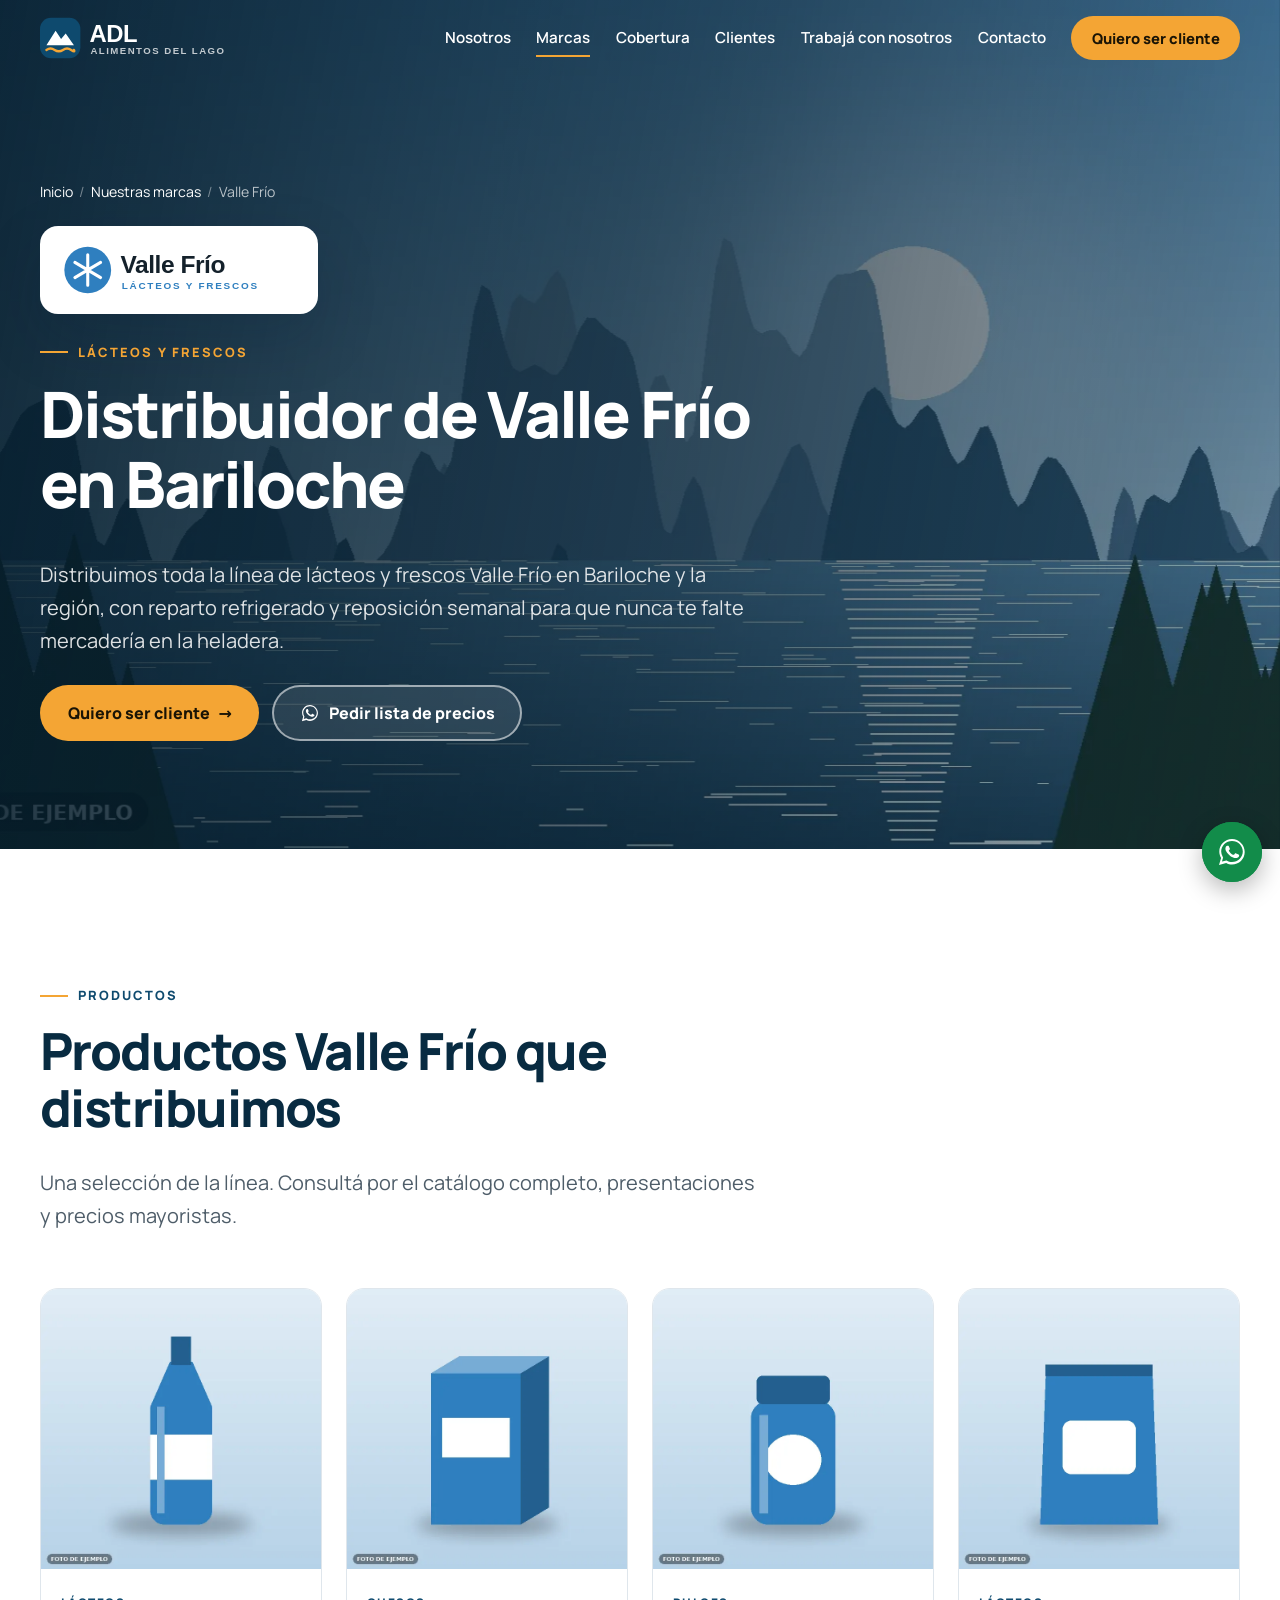
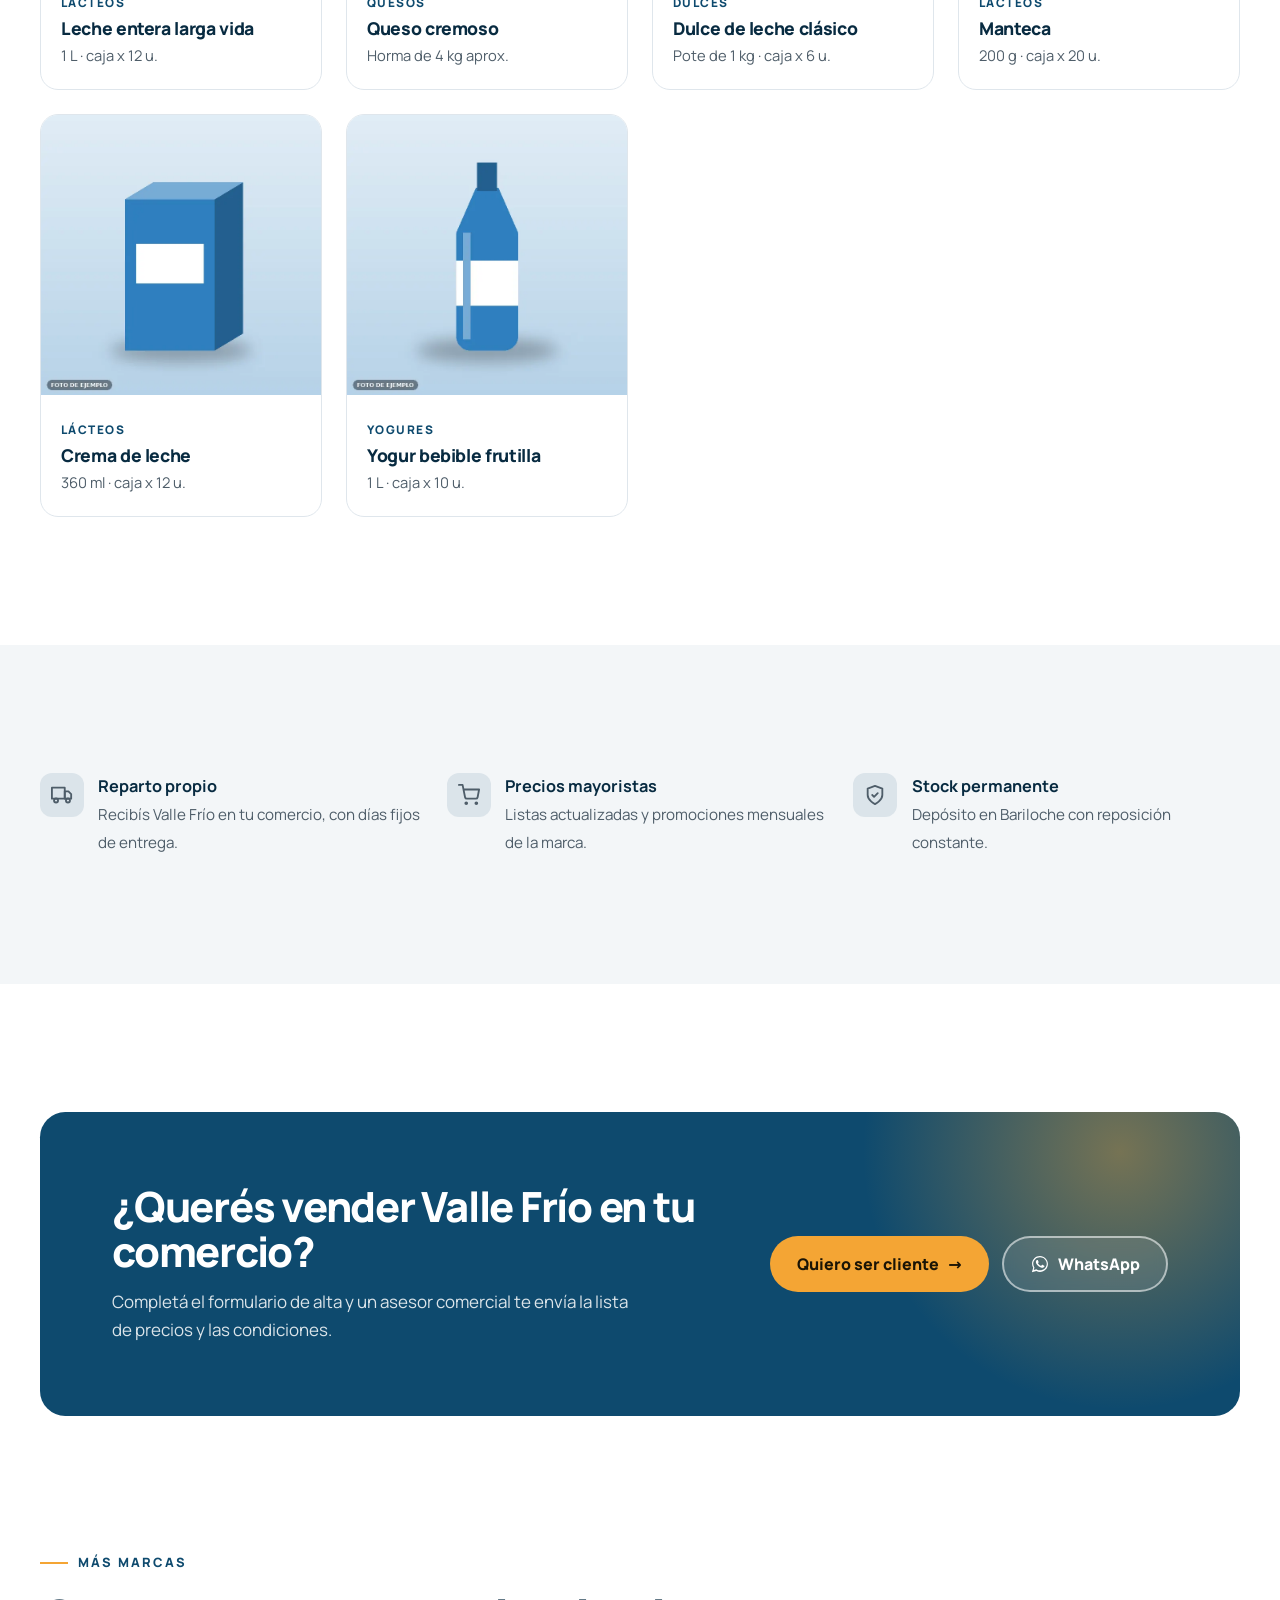
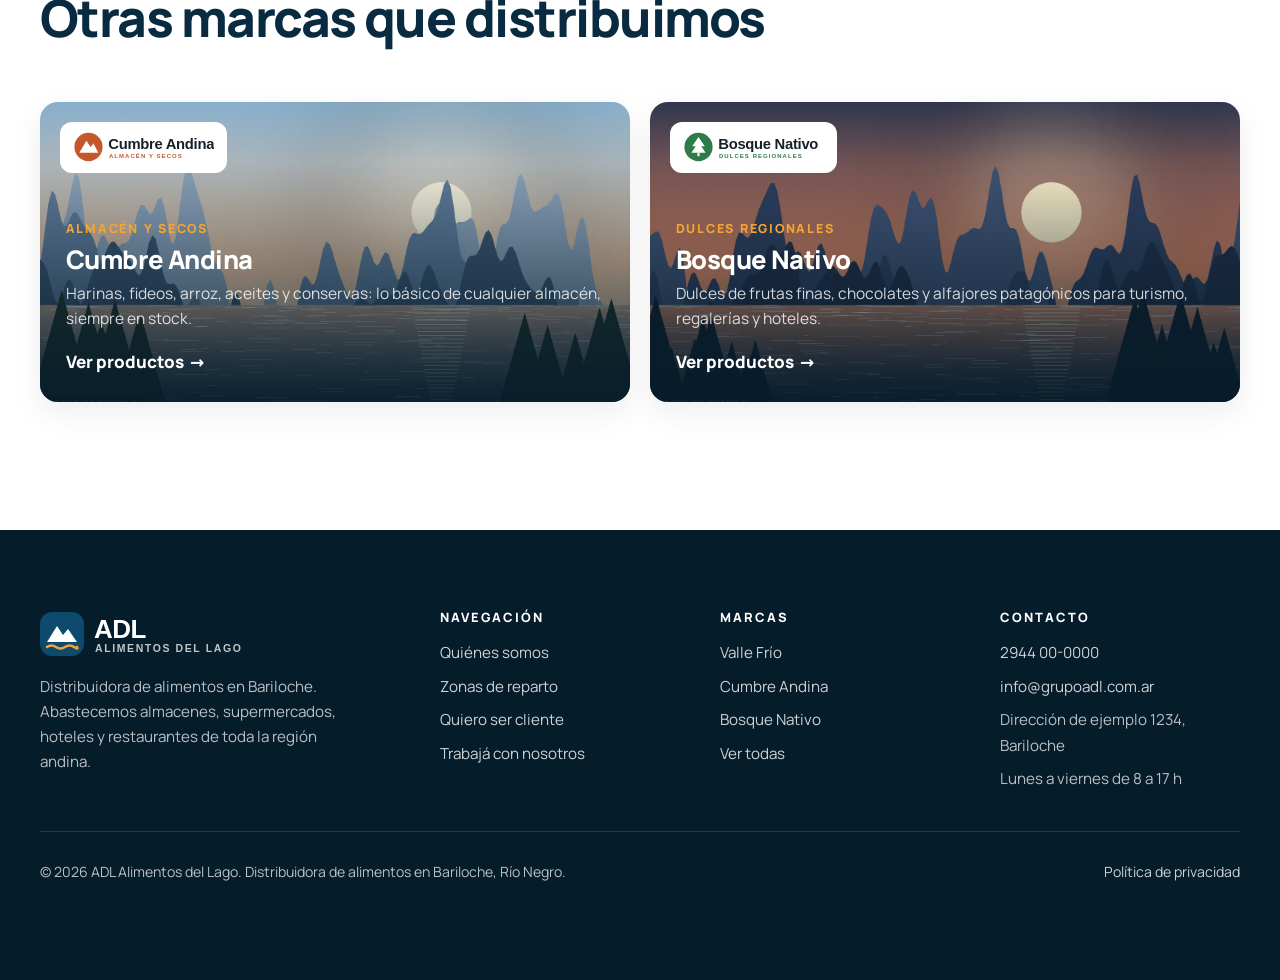
<file: marcas/valle-frio/index.html>
<!DOCTYPE html>
<html lang="es-AR">
<head>
  <meta charset="UTF-8">
  <meta name="viewport" content="width=device-width, initial-scale=1">
  <script>document.documentElement.className += " js";</script>

  <!-- SEO: título (lo que se ve en Google) y descripción (máx. ~155 caracteres) -->
  <title>Distribuidor de Valle Frío en Bariloche | ADL Alimentos del Lago</title>
  <meta name="description" content="Comprá Valle Frío al por mayor en Bariloche y la región andina. ADL distribuye lácteos y frescos Valle Frío con reparto propio a tu comercio.">
  <link rel="canonical" href="https://grupoadl.com.ar/marcas/valle-frio/">
  <meta name="theme-color" content="#051C2B">

  <!-- Vista previa al compartir (WhatsApp, Instagram, Facebook) -->
  <meta property="og:type" content="website">
  <meta property="og:locale" content="es_AR">
  <meta property="og:site_name" content="ADL Alimentos del Lago">
  <meta property="og:title" content="Distribuidor de Valle Frío en Bariloche | ADL Alimentos del Lago">
  <meta property="og:description" content="Comprá Valle Frío al por mayor en Bariloche y la región andina. ADL distribuye lácteos y frescos Valle Frío con reparto propio a tu comercio.">
  <meta property="og:url" content="https://grupoadl.com.ar/marcas/valle-frio/">
  <meta property="og:image" content="https://grupoadl.com.ar/img/og-imagen.jpg">
  <meta property="og:image:width" content="1200">
  <meta property="og:image:height" content="630">
  <meta name="twitter:card" content="summary_large_image">

  <!-- Favicon -->
  <link rel="icon" href="/img/favicon.svg" type="image/svg+xml">
  <link rel="apple-touch-icon" href="/img/apple-touch-icon.png">

  <link rel="preload" href="/fonts/manrope-latin.woff2" as="font" type="font/woff2" crossorigin>
  <link rel="stylesheet" href="/css/styles.css">

  <script type="application/ld+json">
  {
    "@context": "https://schema.org",
    "@type": "BreadcrumbList",
    "itemListElement": [
      {
        "@type": "ListItem",
        "position": 1,
        "name": "Inicio",
        "item": "https://grupoadl.com.ar/"
      },
      {
        "@type": "ListItem",
        "position": 2,
        "name": "Nuestras marcas",
        "item": "https://grupoadl.com.ar/marcas/"
      },
      {
        "@type": "ListItem",
        "position": 3,
        "name": "Valle Frío",
        "item": "https://grupoadl.com.ar/marcas/valle-frio/"
      }
    ]
  }
  </script>

  <script src="/js/config.js"></script>
  <script src="/js/consent.js" defer></script>
  <script src="/js/main.js" defer></script>
</head>
<body>
  <a class="saltar" href="#contenido">Saltar al contenido</a>

  <header class="encabezado">
    <div class="contenedor encabezado__fila">
      <a href="/" class="marca" aria-label="ADL Alimentos del Lago, inicio">
        <img class="logo-claro" src="/img/logo-blanco.svg" alt="ADL Alimentos del Lago" width="211" height="44">
        <img class="logo-oscuro" src="/img/logo.svg" alt="" width="211" height="44" aria-hidden="true">
      </a>
      <button class="menu-boton" aria-expanded="false" aria-controls="menu">
        <span class="sr">Abrir menú</span>
        <span aria-hidden="true"></span><span aria-hidden="true"></span><span aria-hidden="true"></span>
      </button>
      <nav id="menu" class="menu" aria-label="Principal">
        <a href="/#nosotros">Nosotros</a>
        <a href="/marcas/" aria-current="page">Marcas</a>
        <a href="/#cobertura">Cobertura</a>
        <a href="/#clientes">Clientes</a>
        <a href="/trabaja-con-nosotros/">Trabajá con nosotros</a>
        <a href="/#contacto">Contacto</a>
        <a href="/quiero-ser-cliente/" class="boton boton--chico">Quiero ser cliente</a>
      </nav>
    </div>
  </header>

  <main id="contenido">
    <!-- EJEMPLO: toda esta página es de una marca de ejemplo. Foto de portada: img/marca-valle-frio.webp -->
    <section class="portada">
      <div class="portada__foto"><img src="/img/marca-valle-frio.webp" alt="" width="1600" height="900" fetchpriority="high"></div>
      <div class="contenedor">
        <nav class="migas" aria-label="Estás en"><ol><li><a href="/">Inicio</a></li><li><a href="/marcas/">Nuestras marcas</a></li><li aria-current="page">Valle Frío</li></ol></nav>
        <div class="portada__marca aparece-carga" style="--d:.1s">
          <span class="portada__logo"><img src="/img/marcas/valle-frio.svg" alt="Logo de Valle Frío" width="233" height="56"></span>
        </div>
        <p class="volanta aparece-carga" style="--d:.2s;margin-top:1.75rem">Lácteos y frescos</p>
        <h1 class="aparece-carga" style="--d:.3s">Distribuidor de Valle Frío en Bariloche</h1>
        <p class="bajada aparece-carga" style="--d:.45s">Distribuimos toda la línea de lácteos y frescos Valle Frío en Bariloche y la región, con reparto refrigerado y reposición semanal para que nunca te falte mercadería en la heladera.</p>
        <div class="botones aparece-carga" style="--d:.6s">
          <a class="boton" href="/quiero-ser-cliente/">Quiero ser cliente <span class="flecha" aria-hidden="true">→</span></a>
          <a class="boton boton--claro" href="https://wa.me/5492944000000?text=Hola%2C%20quiero%20la%20lista%20de%20precios%20de%20Valle%20Fr%C3%ADo" target="_blank" rel="noopener" data-ubicacion="marca_valle-frio"><svg viewBox="0 0 32 32" width="20" height="20" aria-hidden="true"><path fill="currentColor" d="M16 3C9 3 3.3 8.6 3.3 15.6c0 2.3.6 4.5 1.8 6.4L3 29l7.2-1.9c1.8 1 3.8 1.5 5.8 1.5 7 0 12.7-5.6 12.7-12.6S23 3 16 3zm0 23.1c-1.9 0-3.7-.5-5.3-1.5l-.4-.2-4.3 1.1 1.1-4.1-.3-.4a10.4 10.4 0 0 1-1.6-5.4C5.2 9.8 10 5.1 16 5.1s10.8 4.7 10.8 10.5S22 26.1 16 26.1zm5.9-7.8c-.3-.2-1.9-.9-2.2-1-.3-.1-.5-.2-.7.2-.2.3-.8 1-1 1.2-.2.2-.4.2-.7.1-.3-.2-1.4-.5-2.6-1.6-1-.9-1.6-1.9-1.8-2.2-.2-.3 0-.5.1-.7l.5-.6c.2-.2.2-.3.3-.5.1-.2 0-.4 0-.6l-1-2.4c-.3-.6-.5-.5-.7-.5h-.6c-.2 0-.6.1-.9.4-.3.3-1.2 1.1-1.2 2.7s1.2 3.2 1.4 3.4c.2.2 2.4 3.6 5.8 5 .8.4 1.4.6 1.9.7.8.3 1.6.2 2.2.1.7-.1 1.9-.8 2.2-1.5.3-.7.3-1.4.2-1.5-.1-.2-.3-.3-.6-.4z"/></svg>Pedir lista de precios</a>
        </div>
      </div>
    </section>

    <!-- PRODUCTOS: uno por <li>. Fotos cuadradas en img/productos/ (700 x 700) -->
    <section class="seccion">
      <div class="contenedor">
        <div class="cabecera-seccion">
          <p class="volanta" data-revelar>Productos</p>
          <h2 data-revelar style="--d:.05s">Productos Valle Frío que distribuimos</h2>
          <p class="bajada" data-revelar style="--d:.1s">Una selección de la línea. Consultá por el catálogo completo, presentaciones y precios mayoristas.</p>
        </div>
        <ul class="productos">
          <li class="producto" data-revelar style="--d:0.00s">
            <div class="producto__foto"><img src="/img/productos/valle-frio-1.webp" alt="Leche entera larga vida Valle Frío" width="700" height="700" loading="lazy"></div>
            <div class="producto__cuerpo">
              <span class="producto__categoria">Lácteos</span>
              <h3>Leche entera larga vida</h3>
              <p>1 L · caja x 12 u.</p>
            </div>
          </li>
          <li class="producto" data-revelar style="--d:0.08s">
            <div class="producto__foto"><img src="/img/productos/valle-frio-2.webp" alt="Queso cremoso Valle Frío" width="700" height="700" loading="lazy"></div>
            <div class="producto__cuerpo">
              <span class="producto__categoria">Quesos</span>
              <h3>Queso cremoso</h3>
              <p>Horma de 4 kg aprox.</p>
            </div>
          </li>
          <li class="producto" data-revelar style="--d:0.16s">
            <div class="producto__foto"><img src="/img/productos/valle-frio-3.webp" alt="Dulce de leche clásico Valle Frío" width="700" height="700" loading="lazy"></div>
            <div class="producto__cuerpo">
              <span class="producto__categoria">Dulces</span>
              <h3>Dulce de leche clásico</h3>
              <p>Pote de 1 kg · caja x 6 u.</p>
            </div>
          </li>
          <li class="producto" data-revelar style="--d:0.00s">
            <div class="producto__foto"><img src="/img/productos/valle-frio-4.webp" alt="Manteca Valle Frío" width="700" height="700" loading="lazy"></div>
            <div class="producto__cuerpo">
              <span class="producto__categoria">Lácteos</span>
              <h3>Manteca</h3>
              <p>200 g · caja x 20 u.</p>
            </div>
          </li>
          <li class="producto" data-revelar style="--d:0.08s">
            <div class="producto__foto"><img src="/img/productos/valle-frio-5.webp" alt="Crema de leche Valle Frío" width="700" height="700" loading="lazy"></div>
            <div class="producto__cuerpo">
              <span class="producto__categoria">Lácteos</span>
              <h3>Crema de leche</h3>
              <p>360 ml · caja x 12 u.</p>
            </div>
          </li>
          <li class="producto" data-revelar style="--d:0.16s">
            <div class="producto__foto"><img src="/img/productos/valle-frio-6.webp" alt="Yogur bebible frutilla Valle Frío" width="700" height="700" loading="lazy"></div>
            <div class="producto__cuerpo">
              <span class="producto__categoria">Yogures</span>
              <h3>Yogur bebible frutilla</h3>
              <p>1 L · caja x 10 u.</p>
            </div>
          </li>
        </ul>
      </div>
    </section>

    <section class="seccion seccion--alterna">
      <div class="contenedor">
        <ul class="pilares" style="grid-template-columns:repeat(auto-fit,minmax(min(100%,260px),1fr));margin:0">
          <li data-revelar><span class="icono" aria-hidden="true"><svg viewBox="0 0 24 24" width="22" height="22" fill="none" stroke="currentColor" stroke-width="2" stroke-linecap="round" stroke-linejoin="round"><path d="M1 4h14v12H1z"/><path d="M15 8h4l3 3v5h-7z"/><circle cx="5.5" cy="18" r="2.2"/><circle cx="18.5" cy="18" r="2.2"/></svg></span><div><strong>Reparto propio</strong><span>Recibís Valle Frío en tu comercio, con días fijos de entrega.</span></div></li>
          <li data-revelar style="--d:.1s"><span class="icono" aria-hidden="true"><svg viewBox="0 0 24 24" width="22" height="22" fill="none" stroke="currentColor" stroke-width="2" stroke-linecap="round" stroke-linejoin="round"><circle cx="9" cy="21" r="1"/><circle cx="20" cy="21" r="1"/><path d="M1 1h4l2.7 13.4a2 2 0 0 0 2 1.6h9.7a2 2 0 0 0 2-1.6L23 6H6"/></svg></span><div><strong>Precios mayoristas</strong><span>Listas actualizadas y promociones mensuales de la marca.</span></div></li>
          <li data-revelar style="--d:.2s"><span class="icono" aria-hidden="true"><svg viewBox="0 0 24 24" width="22" height="22" fill="none" stroke="currentColor" stroke-width="2" stroke-linecap="round" stroke-linejoin="round"><path d="M12 22s8-4 8-10V5l-8-3-8 3v7c0 6 8 10 8 10z"/><path d="M9 12l2 2 4-4"/></svg></span><div><strong>Stock permanente</strong><span>Depósito en Bariloche con reposición constante.</span></div></li>
        </ul>
      </div>
    </section>

    <section class="seccion" aria-labelledby="llamado-titulo">
      <div class="contenedor">
        <div class="llamado" data-revelar="zoom">
          <div>
            <h2 id="llamado-titulo">¿Querés vender Valle Frío en tu comercio?</h2>
            <p>Completá el formulario de alta y un asesor comercial te envía la lista de precios y las condiciones.</p>
          </div>
          <div class="botones">
            <a class="boton" href="/quiero-ser-cliente/">Quiero ser cliente <span class="flecha" aria-hidden="true">→</span></a>
            <a class="boton boton--claro" href="https://wa.me/5492944000000?text=Hola%2C%20vengo%20de%20la%20web%20de%20ADL" target="_blank" rel="noopener" data-ubicacion="marca_llamado"><svg viewBox="0 0 32 32" width="20" height="20" aria-hidden="true"><path fill="currentColor" d="M16 3C9 3 3.3 8.6 3.3 15.6c0 2.3.6 4.5 1.8 6.4L3 29l7.2-1.9c1.8 1 3.8 1.5 5.8 1.5 7 0 12.7-5.6 12.7-12.6S23 3 16 3zm0 23.1c-1.9 0-3.7-.5-5.3-1.5l-.4-.2-4.3 1.1 1.1-4.1-.3-.4a10.4 10.4 0 0 1-1.6-5.4C5.2 9.8 10 5.1 16 5.1s10.8 4.7 10.8 10.5S22 26.1 16 26.1zm5.9-7.8c-.3-.2-1.9-.9-2.2-1-.3-.1-.5-.2-.7.2-.2.3-.8 1-1 1.2-.2.2-.4.2-.7.1-.3-.2-1.4-.5-2.6-1.6-1-.9-1.6-1.9-1.8-2.2-.2-.3 0-.5.1-.7l.5-.6c.2-.2.2-.3.3-.5.1-.2 0-.4 0-.6l-1-2.4c-.3-.6-.5-.5-.7-.5h-.6c-.2 0-.6.1-.9.4-.3.3-1.2 1.1-1.2 2.7s1.2 3.2 1.4 3.4c.2.2 2.4 3.6 5.8 5 .8.4 1.4.6 1.9.7.8.3 1.6.2 2.2.1.7-.1 1.9-.8 2.2-1.5.3-.7.3-1.4.2-1.5-.1-.2-.3-.3-.6-.4z"/></svg>WhatsApp</a>
          </div>
        </div>
      </div>
    </section>

    <section class="seccion" style="padding-top:0">
      <div class="contenedor">
        <div class="cabecera-seccion">
          <p class="volanta" data-revelar>Más marcas</p>
          <h2 data-revelar style="--d:.05s">Otras marcas que distribuimos</h2>
        </div>
        <div class="otras-marcas">
          <a class="tarjeta-marca" href="/marcas/cumbre-andina/" data-revelar style="--d:0.0s">
            <div class="tarjeta-marca__foto"><img src="/img/marca-cumbre-andina.webp" alt="" width="800" height="450" loading="lazy"></div>
            <span class="tarjeta-marca__logo"><img src="/img/marcas/cumbre-andina.svg" alt="Logo de Cumbre Andina" width="167" height="40" loading="lazy"></span>
            <div class="tarjeta-marca__cuerpo">
              <span class="tarjeta-marca__rubro">Almacén y secos</span>
              <h3>Cumbre Andina</h3>
              <p>Harinas, fideos, arroz, aceites y conservas: lo básico de cualquier almacén, siempre en stock.</p>
              <span class="link-flecha">Ver productos</span>
            </div>
          </a>
          <a class="tarjeta-marca" href="/marcas/bosque-nativo/" data-revelar style="--d:0.1s">
            <div class="tarjeta-marca__foto"><img src="/img/marca-bosque-nativo.webp" alt="" width="800" height="450" loading="lazy"></div>
            <span class="tarjeta-marca__logo"><img src="/img/marcas/bosque-nativo.svg" alt="Logo de Bosque Nativo" width="167" height="40" loading="lazy"></span>
            <div class="tarjeta-marca__cuerpo">
              <span class="tarjeta-marca__rubro">Dulces regionales</span>
              <h3>Bosque Nativo</h3>
              <p>Dulces de frutas finas, chocolates y alfajores patagónicos para turismo, regalerías y hoteles.</p>
              <span class="link-flecha">Ver productos</span>
            </div>
          </a>
        </div>
      </div>
    </section>
  </main>

  <footer class="pie">
    <div class="contenedor">
      <div class="pie__grilla">
        <div class="pie__marca">
          <img src="/img/logo-blanco.svg" alt="ADL Alimentos del Lago" width="230" height="48" loading="lazy">
          <!-- EJEMPLO: texto corto sobre la empresa -->
          <p>Distribuidora de alimentos en Bariloche. Abastecemos almacenes, supermercados, hoteles y restaurantes de toda la región andina.</p>
        </div>
        <div>
          <h2>Navegación</h2>
          <ul>
            <li><a href="/#nosotros">Quiénes somos</a></li>
            <li><a href="/#cobertura">Zonas de reparto</a></li>
            <li><a href="/quiero-ser-cliente/">Quiero ser cliente</a></li>
            <li><a href="/trabaja-con-nosotros/">Trabajá con nosotros</a></li>
          </ul>
        </div>
        <div>
          <h2>Marcas</h2>
          <ul>
            <li><a href="/marcas/valle-frio/">Valle Frío</a></li>
            <li><a href="/marcas/cumbre-andina/">Cumbre Andina</a></li>
            <li><a href="/marcas/bosque-nativo/">Bosque Nativo</a></li>
            <li><a href="/marcas/">Ver todas</a></li>
          </ul>
        </div>
        <div>
          <h2>Contacto</h2>
          <ul>
            <li><a href="tel:+5492944000000" data-ubicacion="pie">2944 00-0000</a></li>
            <li><a href="mailto:info@grupoadl.com.ar" data-ubicacion="pie">info@grupoadl.com.ar</a></li>
            <li>Dirección de ejemplo 1234, Bariloche</li>
            <li>Lunes a viernes de 8 a 17 h</li>
          </ul>
        </div>
      </div>
      <div class="pie__legal">
        <p>© <span data-anio>2026</span> ADL Alimentos del Lago. Distribuidora de alimentos en Bariloche, Río Negro.</p>
        <nav aria-label="Legal">
          <a href="/privacidad.html">Política de privacidad</a>
          <a href="#" data-abrir-cookies data-solo-con-medicion>Configurar cookies</a>
        </nav>
      </div>
    </div>
  </footer>

  <!-- Botón flotante de WhatsApp -->
  <a class="whatsapp-flotante" href="https://wa.me/5492944000000?text=Hola%2C%20vengo%20de%20la%20web%20de%20ADL" target="_blank" rel="noopener" data-ubicacion="flotante" aria-label="Escribinos por WhatsApp">
    <svg viewBox="0 0 32 32" width="32" height="32" aria-hidden="true"><path fill="currentColor" d="M16 3C9 3 3.3 8.6 3.3 15.6c0 2.3.6 4.5 1.8 6.4L3 29l7.2-1.9c1.8 1 3.8 1.5 5.8 1.5 7 0 12.7-5.6 12.7-12.6S23 3 16 3zm0 23.1c-1.9 0-3.7-.5-5.3-1.5l-.4-.2-4.3 1.1 1.1-4.1-.3-.4a10.4 10.4 0 0 1-1.6-5.4C5.2 9.8 10 5.1 16 5.1s10.8 4.7 10.8 10.5S22 26.1 16 26.1zm5.9-7.8c-.3-.2-1.9-.9-2.2-1-.3-.1-.5-.2-.7.2-.2.3-.8 1-1 1.2-.2.2-.4.2-.7.1-.3-.2-1.4-.5-2.6-1.6-1-.9-1.6-1.9-1.8-2.2-.2-.3 0-.5.1-.7l.5-.6c.2-.2.2-.3.3-.5.1-.2 0-.4 0-.6l-1-2.4c-.3-.6-.5-.5-.7-.5h-.6c-.2 0-.6.1-.9.4-.3.3-1.2 1.1-1.2 2.7s1.2 3.2 1.4 3.4c.2.2 2.4 3.6 5.8 5 .8.4 1.4.6 1.9.7.8.3 1.6.2 2.2.1.7-.1 1.9-.8 2.2-1.5.3-.7.3-1.4.2-1.5-.1-.2-.3-.3-.6-.4z"/></svg>
  </a>

  <!-- Aviso de cookies: solo aparece en el nivel "web completa" (cuando hay ID de Tag Manager) -->
  <div id="aviso-cookies" class="aviso-cookies" role="dialog" aria-live="polite" aria-label="Aviso de cookies" hidden>
    <p>Usamos cookies para medir las visitas y mejorar el sitio. Podés aceptarlas o rechazarlas. <a href="/privacidad.html">Más información</a>.</p>
    <div class="botones">
      <button id="cookies-rechazar" class="boton boton--secundario boton--chico">Rechazar</button>
      <button id="cookies-aceptar" class="boton boton--chico">Aceptar</button>
    </div>
  </div>
</body>
</html>
</file>
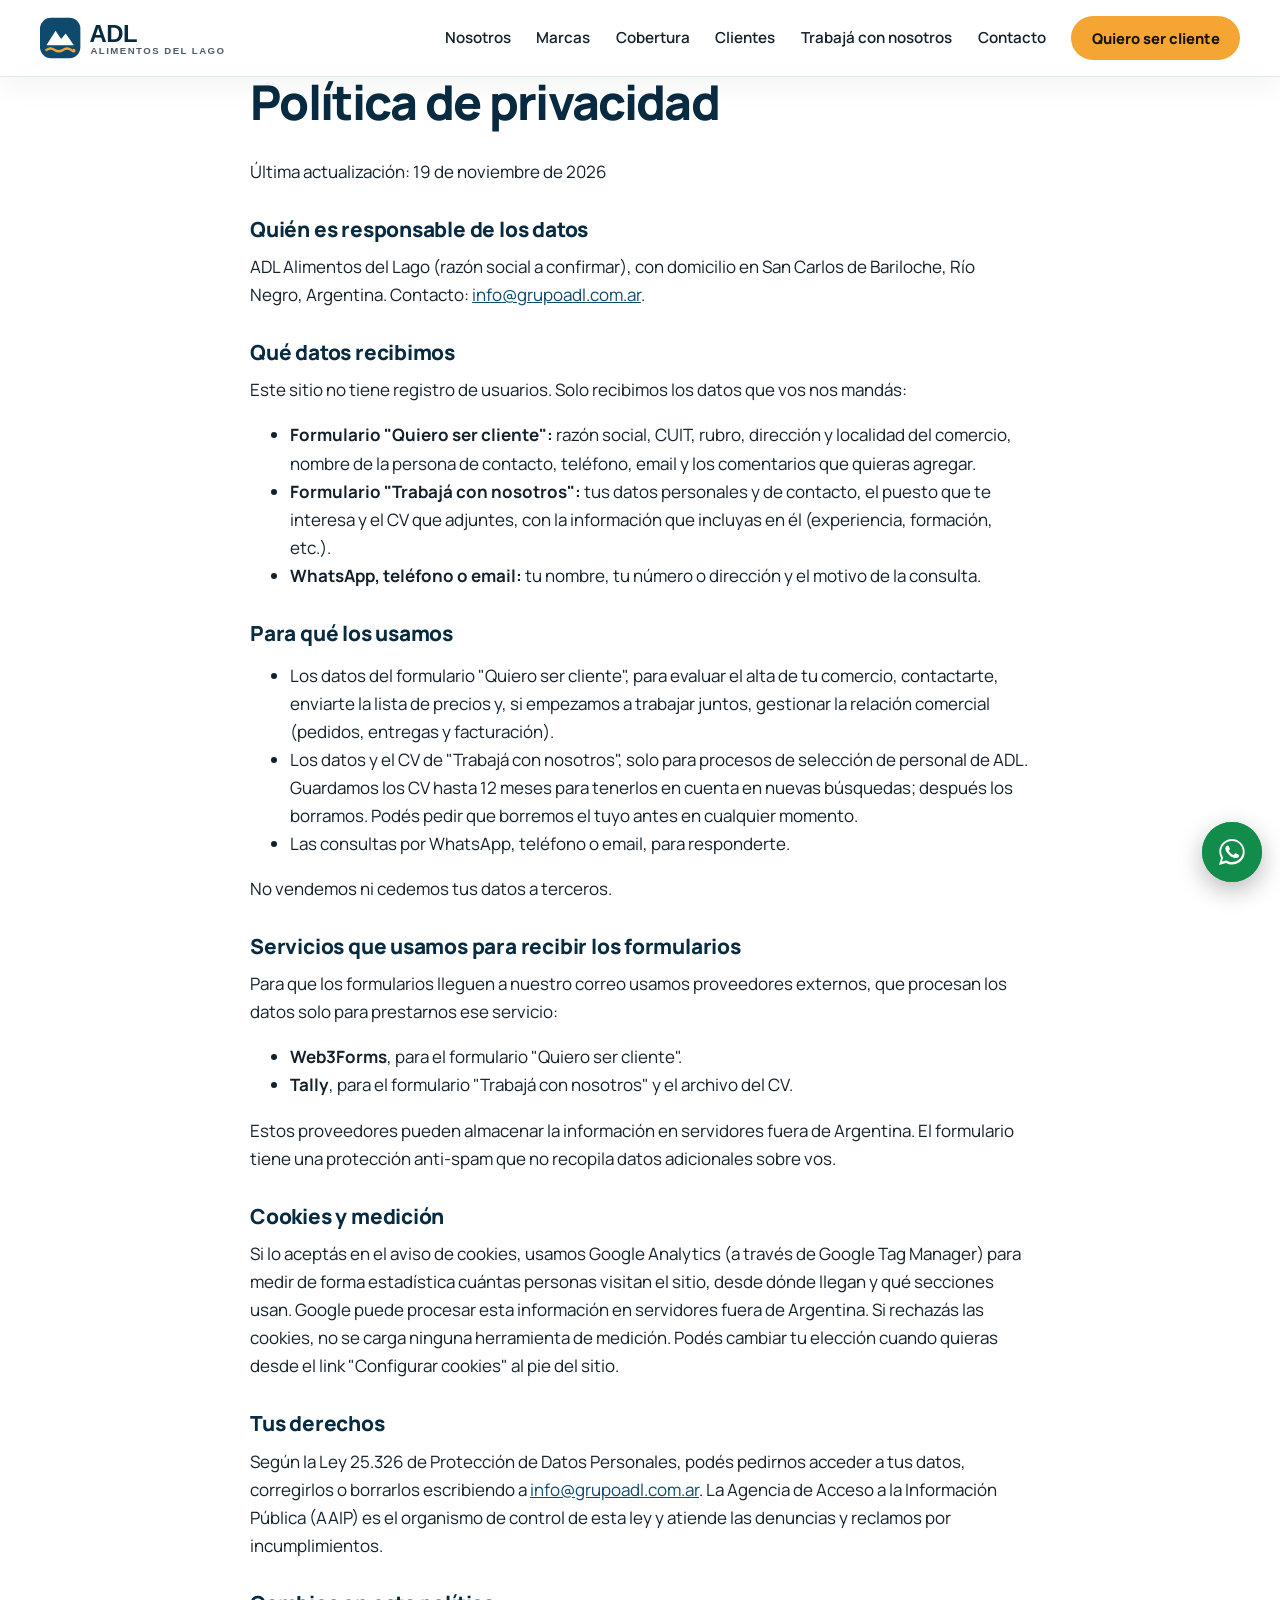
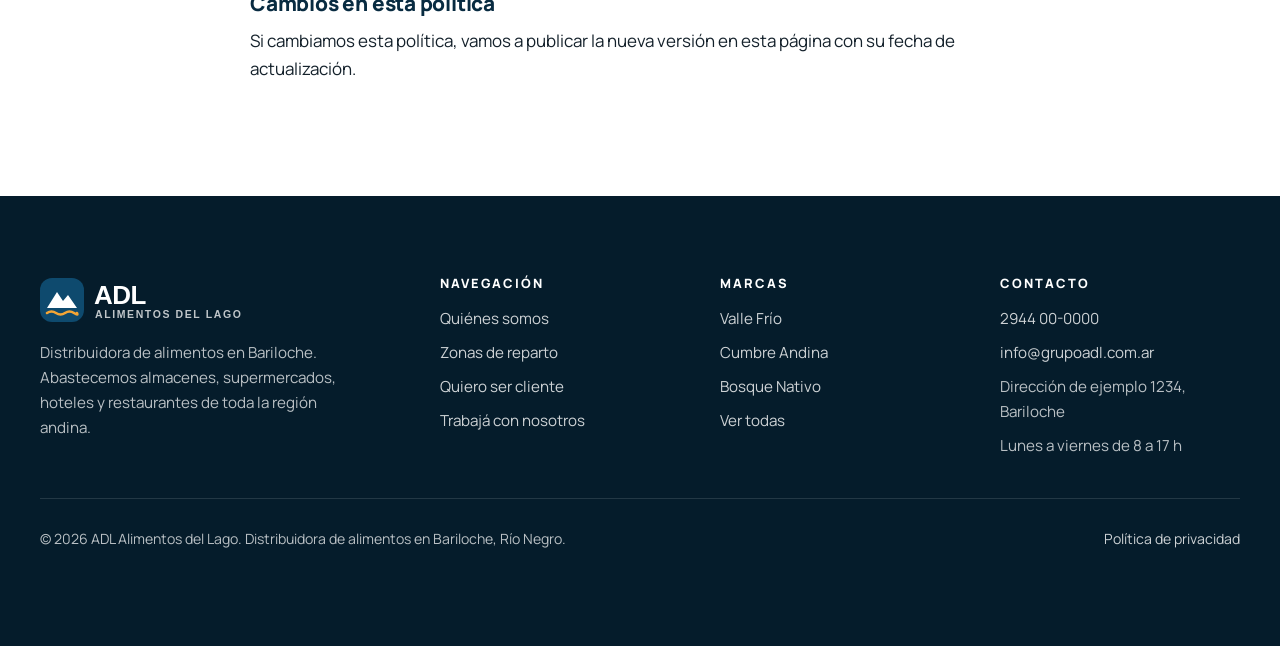
<file: privacidad.html>
<!DOCTYPE html>
<html lang="es-AR">
<head>
  <meta charset="UTF-8">
  <meta name="viewport" content="width=device-width, initial-scale=1">
  <script>document.documentElement.className += " js";</script>

  <!-- SEO: título (lo que se ve en Google) y descripción (máx. ~155 caracteres) -->
  <title>Política de privacidad | ADL Alimentos del Lago</title>
  <meta name="description" content="Cómo ADL Alimentos del Lago trata los datos de quienes visitan este sitio y completan sus formularios.">
  <link rel="canonical" href="https://grupoadl.com.ar/privacidad.html">
  <meta name="theme-color" content="#051C2B">

  <!-- Vista previa al compartir (WhatsApp, Instagram, Facebook) -->
  <meta property="og:type" content="website">
  <meta property="og:locale" content="es_AR">
  <meta property="og:site_name" content="ADL Alimentos del Lago">
  <meta property="og:title" content="Política de privacidad | ADL Alimentos del Lago">
  <meta property="og:description" content="Cómo ADL Alimentos del Lago trata los datos de quienes visitan este sitio y completan sus formularios.">
  <meta property="og:url" content="https://grupoadl.com.ar/privacidad.html">
  <meta property="og:image" content="https://grupoadl.com.ar/img/og-imagen.jpg">
  <meta property="og:image:width" content="1200">
  <meta property="og:image:height" content="630">
  <meta name="twitter:card" content="summary_large_image">

  <!-- Favicon -->
  <link rel="icon" href="/img/favicon.svg" type="image/svg+xml">
  <link rel="apple-touch-icon" href="/img/apple-touch-icon.png">

  <link rel="preload" href="/fonts/manrope-latin.woff2" as="font" type="font/woff2" crossorigin>
  <link rel="stylesheet" href="/css/styles.css">

  <script src="/js/config.js"></script>
  <script src="/js/consent.js" defer></script>
  <script src="/js/main.js" defer></script>
</head>
<body class="pagina-sin-portada">
  <a class="saltar" href="#contenido">Saltar al contenido</a>

  <header class="encabezado">
    <div class="contenedor encabezado__fila">
      <a href="/" class="marca" aria-label="ADL Alimentos del Lago, inicio">
        <img class="logo-claro" src="/img/logo-blanco.svg" alt="ADL Alimentos del Lago" width="211" height="44">
        <img class="logo-oscuro" src="/img/logo.svg" alt="" width="211" height="44" aria-hidden="true">
      </a>
      <button class="menu-boton" aria-expanded="false" aria-controls="menu">
        <span class="sr">Abrir menú</span>
        <span aria-hidden="true"></span><span aria-hidden="true"></span><span aria-hidden="true"></span>
      </button>
      <nav id="menu" class="menu" aria-label="Principal">
        <a href="/#nosotros">Nosotros</a>
        <a href="/marcas/">Marcas</a>
        <a href="/#cobertura">Cobertura</a>
        <a href="/#clientes">Clientes</a>
        <a href="/trabaja-con-nosotros/">Trabajá con nosotros</a>
        <a href="/#contacto">Contacto</a>
        <a href="/quiero-ser-cliente/" class="boton boton--chico">Quiero ser cliente</a>
      </nav>
    </div>
  </header>

  <!-- MODELO GENERAL. Revisarlo con el cliente; no reemplaza el asesoramiento de un abogado.
       Si la web no tiene medición (nivel "web sola"), borrar la sección "Cookies y medición". -->
  <main id="contenido" class="pagina-simple">
    <div class="contenedor angosto">
      <h1>Política de privacidad</h1>
      <p>Última actualización: 19 de noviembre de 2026</p>

      <h2>Quién es responsable de los datos</h2>
      <!-- PENDIENTE: completar la razón social y el CUIT reales de ADL -->
      <p>ADL Alimentos del Lago (razón social a confirmar), con domicilio en San Carlos de Bariloche, Río Negro, Argentina. Contacto: <a href="mailto:info@grupoadl.com.ar">info@grupoadl.com.ar</a>.</p>

      <h2>Qué datos recibimos</h2>
      <p>Este sitio no tiene registro de usuarios. Solo recibimos los datos que vos nos mandás:</p>
      <ul>
        <li><strong>Formulario "Quiero ser cliente":</strong> razón social, CUIT, rubro, dirección y localidad del comercio, nombre de la persona de contacto, teléfono, email y los comentarios que quieras agregar.</li>
        <li><strong>Formulario "Trabajá con nosotros":</strong> tus datos personales y de contacto, el puesto que te interesa y el CV que adjuntes, con la información que incluyas en él (experiencia, formación, etc.).</li>
        <li><strong>WhatsApp, teléfono o email:</strong> tu nombre, tu número o dirección y el motivo de la consulta.</li>
      </ul>

      <h2>Para qué los usamos</h2>
      <ul>
        <li>Los datos del formulario "Quiero ser cliente", para evaluar el alta de tu comercio, contactarte, enviarte la lista de precios y, si empezamos a trabajar juntos, gestionar la relación comercial (pedidos, entregas y facturación).</li>
        <li>Los datos y el CV de "Trabajá con nosotros", solo para procesos de selección de personal de ADL. Guardamos los CV hasta 12 meses para tenerlos en cuenta en nuevas búsquedas; después los borramos. Podés pedir que borremos el tuyo antes en cualquier momento.</li>
        <li>Las consultas por WhatsApp, teléfono o email, para responderte.</li>
      </ul>
      <p>No vendemos ni cedemos tus datos a terceros.</p>

      <h2>Servicios que usamos para recibir los formularios</h2>
      <p>Para que los formularios lleguen a nuestro correo usamos proveedores externos, que procesan los datos solo para prestarnos ese servicio:</p>
      <ul>
        <li><strong>Web3Forms</strong>, para el formulario "Quiero ser cliente".</li>
        <li><strong>Tally</strong>, para el formulario "Trabajá con nosotros" y el archivo del CV.</li>
      </ul>
      <p>Estos proveedores pueden almacenar la información en servidores fuera de Argentina. El formulario tiene una protección anti-spam que no recopila datos adicionales sobre vos.</p>

      <h2>Cookies y medición</h2>
      <p>Si lo aceptás en el aviso de cookies, usamos Google Analytics (a través de Google Tag Manager) para medir de forma estadística cuántas personas visitan el sitio, desde dónde llegan y qué secciones usan. Google puede procesar esta información en servidores fuera de Argentina. Si rechazás las cookies, no se carga ninguna herramienta de medición. Podés cambiar tu elección cuando quieras desde el link "Configurar cookies" al pie del sitio.</p>

      <h2>Tus derechos</h2>
      <p>Según la Ley 25.326 de Protección de Datos Personales, podés pedirnos acceder a tus datos, corregirlos o borrarlos escribiendo a <a href="mailto:info@grupoadl.com.ar">info@grupoadl.com.ar</a>. La Agencia de Acceso a la Información Pública (AAIP) es el organismo de control de esta ley y atiende las denuncias y reclamos por incumplimientos.</p>

      <h2>Cambios en esta política</h2>
      <p>Si cambiamos esta política, vamos a publicar la nueva versión en esta página con su fecha de actualización.</p>
    </div>
  </main>

  <footer class="pie">
    <div class="contenedor">
      <div class="pie__grilla">
        <div class="pie__marca">
          <img src="/img/logo-blanco.svg" alt="ADL Alimentos del Lago" width="230" height="48" loading="lazy">
          <!-- EJEMPLO: texto corto sobre la empresa -->
          <p>Distribuidora de alimentos en Bariloche. Abastecemos almacenes, supermercados, hoteles y restaurantes de toda la región andina.</p>
        </div>
        <div>
          <h2>Navegación</h2>
          <ul>
            <li><a href="/#nosotros">Quiénes somos</a></li>
            <li><a href="/#cobertura">Zonas de reparto</a></li>
            <li><a href="/quiero-ser-cliente/">Quiero ser cliente</a></li>
            <li><a href="/trabaja-con-nosotros/">Trabajá con nosotros</a></li>
          </ul>
        </div>
        <div>
          <h2>Marcas</h2>
          <ul>
            <li><a href="/marcas/valle-frio/">Valle Frío</a></li>
            <li><a href="/marcas/cumbre-andina/">Cumbre Andina</a></li>
            <li><a href="/marcas/bosque-nativo/">Bosque Nativo</a></li>
            <li><a href="/marcas/">Ver todas</a></li>
          </ul>
        </div>
        <div>
          <h2>Contacto</h2>
          <ul>
            <li><a href="tel:+5492944000000" data-ubicacion="pie">2944 00-0000</a></li>
            <li><a href="mailto:info@grupoadl.com.ar" data-ubicacion="pie">info@grupoadl.com.ar</a></li>
            <li>Dirección de ejemplo 1234, Bariloche</li>
            <li>Lunes a viernes de 8 a 17 h</li>
          </ul>
        </div>
      </div>
      <div class="pie__legal">
        <p>© <span data-anio>2026</span> ADL Alimentos del Lago. Distribuidora de alimentos en Bariloche, Río Negro.</p>
        <nav aria-label="Legal">
          <a href="/privacidad.html">Política de privacidad</a>
          <a href="#" data-abrir-cookies data-solo-con-medicion>Configurar cookies</a>
        </nav>
      </div>
    </div>
  </footer>

  <!-- Botón flotante de WhatsApp -->
  <a class="whatsapp-flotante" href="https://wa.me/5492944000000?text=Hola%2C%20vengo%20de%20la%20web%20de%20ADL" target="_blank" rel="noopener" data-ubicacion="flotante" aria-label="Escribinos por WhatsApp">
    <svg viewBox="0 0 32 32" width="32" height="32" aria-hidden="true"><path fill="currentColor" d="M16 3C9 3 3.3 8.6 3.3 15.6c0 2.3.6 4.5 1.8 6.4L3 29l7.2-1.9c1.8 1 3.8 1.5 5.8 1.5 7 0 12.7-5.6 12.7-12.6S23 3 16 3zm0 23.1c-1.9 0-3.7-.5-5.3-1.5l-.4-.2-4.3 1.1 1.1-4.1-.3-.4a10.4 10.4 0 0 1-1.6-5.4C5.2 9.8 10 5.1 16 5.1s10.8 4.7 10.8 10.5S22 26.1 16 26.1zm5.9-7.8c-.3-.2-1.9-.9-2.2-1-.3-.1-.5-.2-.7.2-.2.3-.8 1-1 1.2-.2.2-.4.2-.7.1-.3-.2-1.4-.5-2.6-1.6-1-.9-1.6-1.9-1.8-2.2-.2-.3 0-.5.1-.7l.5-.6c.2-.2.2-.3.3-.5.1-.2 0-.4 0-.6l-1-2.4c-.3-.6-.5-.5-.7-.5h-.6c-.2 0-.6.1-.9.4-.3.3-1.2 1.1-1.2 2.7s1.2 3.2 1.4 3.4c.2.2 2.4 3.6 5.8 5 .8.4 1.4.6 1.9.7.8.3 1.6.2 2.2.1.7-.1 1.9-.8 2.2-1.5.3-.7.3-1.4.2-1.5-.1-.2-.3-.3-.6-.4z"/></svg>
  </a>

  <!-- Aviso de cookies: solo aparece en el nivel "web completa" (cuando hay ID de Tag Manager) -->
  <div id="aviso-cookies" class="aviso-cookies" role="dialog" aria-live="polite" aria-label="Aviso de cookies" hidden>
    <p>Usamos cookies para medir las visitas y mejorar el sitio. Podés aceptarlas o rechazarlas. <a href="/privacidad.html">Más información</a>.</p>
    <div class="botones">
      <button id="cookies-rechazar" class="boton boton--secundario boton--chico">Rechazar</button>
      <button id="cookies-aceptar" class="boton boton--chico">Aceptar</button>
    </div>
  </div>
</body>
</html>
</file>
<file: css/styles.css>
/* ==========================================================
   ADL – Alimentos del Lago
   COLORES DE LA MARCA: cambiá solo estas variables.
   (Son provisorios: los definitivos llegan con el contenido.)
   Verificá contraste (texto sobre fondo) con un chequeador de contraste.
   ========================================================== */
:root {
  --color-marca: #0E4A6E;          /* principal: botones, links, detalles */
  --color-marca-oscuro: #082B41;   /* títulos y pie */
  --color-marca-profundo: #051C2B; /* secciones oscuras y fondo del hero */
  --color-acento: #F4A534;         /* botón principal y resaltados (lleva texto oscuro) */
  --color-acento-oscuro: #D9881A;
  --color-texto-sobre-acento: #1A1405;
  --color-whatsapp: #128C4A;       /* verde con buen contraste para texto blanco */
  --color-fondo: #FFFFFF;
  --color-fondo-alterno: #F3F6F8;
  --color-texto: #14212B;
  --color-texto-suave: #4E5D69;
  --color-borde: #DFE6EC;

  --radio: 18px;
  --radio-chico: 10px;
  --sombra: 0 10px 30px rgba(8, 30, 48, 0.08);
  --sombra-fuerte: 0 24px 60px rgba(8, 30, 48, 0.18);
  --fuente: "Manrope", system-ui, -apple-system, "Segoe UI", Roboto, "Helvetica Neue", Arial, sans-serif;
  --ancho: 1200px;
  --alto-encabezado: 76px;
  --curva: cubic-bezier(.2, .7, .2, 1);
}

/* Tipografía (archivo local: carga rápida y sin depender de Google) */
@font-face {
  font-family: "Manrope";
  font-style: normal;
  font-weight: 400 800;
  font-display: swap;
  src: url("/fonts/manrope-latin.woff2") format("woff2");
}

*, *::before, *::after { box-sizing: border-box; }
html { scroll-behavior: smooth; -webkit-text-size-adjust: 100%; scroll-padding-top: var(--alto-encabezado); }
@media (prefers-reduced-motion: reduce) { html { scroll-behavior: auto; } }
body {
  margin: 0;
  font-family: var(--fuente);
  font-size: 1.0625rem;
  line-height: 1.65;
  color: var(--color-texto);
  background: var(--color-fondo);
  overflow-x: hidden;
}
img { max-width: 100%; height: auto; display: block; }
a { color: var(--color-marca); }
h1, h2, h3 { overflow-wrap: break-word; line-height: 1.1; color: var(--color-marca-oscuro); margin: 0 0 .6em; letter-spacing: -0.02em; font-weight: 800; }
h1 { font-size: clamp(2.4rem, 6.5vw, 4.8rem); letter-spacing: -0.035em; }
h2 { font-size: clamp(1.9rem, 4.2vw, 3.2rem); letter-spacing: -0.03em; }
h3 { font-size: 1.25rem; }
p { margin: 0 0 1em; }

/* Accesibilidad */
.sr { position: absolute; width: 1px; height: 1px; overflow: hidden; clip: rect(0 0 0 0); white-space: nowrap; }
.saltar { position: absolute; left: -999px; top: 8px; background: var(--color-marca); color: #fff; padding: 8px 14px; border-radius: 8px; z-index: 100; }
.saltar:focus { left: 8px; }
:focus-visible { outline: 3px solid var(--color-acento); outline-offset: 3px; }
[hidden] { display: none !important; }

.contenedor { width: min(100% - 2.5rem, var(--ancho)); margin-inline: auto; }
.angosto { max-width: 780px; }
.centrado { text-align: center; }

/* Volanta: texto chico arriba de cada título */
.volanta {
  display: inline-flex; align-items: center; gap: .6rem;
  font-size: .8rem; font-weight: 800; letter-spacing: .16em; text-transform: uppercase;
  color: var(--color-marca); margin: 0 0 1rem;
}
.volanta::before { content: ""; width: 28px; height: 2px; background: var(--color-acento); }
.seccion--oscura .volanta, .hero .volanta, .portada .volanta { color: var(--color-acento); }
.resaltado { color: var(--color-acento); }
.bajada { font-size: clamp(1.05rem, 1.6vw, 1.25rem); color: var(--color-texto-suave); max-width: 60ch; }
.cabecera-seccion { max-width: 760px; margin-bottom: clamp(2rem, 5vw, 3.5rem); }
.cabecera-seccion.centrado { margin-inline: auto; }
.cabecera-seccion.centrado .bajada { margin-inline: auto; }

/* ===================== Encabezado ===================== */
.encabezado {
  position: fixed; inset: 0 0 auto 0; z-index: 50;
  transition: background .35s ease, box-shadow .35s ease, transform .35s var(--curva);
}
.encabezado__fila { display: flex; align-items: center; justify-content: space-between; height: var(--alto-encabezado); gap: 1rem; }
.marca { display: block; position: relative; flex-shrink: 0; }
.marca img { height: 44px; width: auto; transition: opacity .3s ease; }
.marca .logo-oscuro { position: absolute; inset: 0; opacity: 0; }
.menu { display: flex; align-items: center; gap: clamp(.9rem, 2vw, 1.8rem); }
.menu a:not(.boton) {
  text-decoration: none; color: #fff; font-weight: 600; font-size: .95rem; position: relative; padding: .4rem 0;
}
.menu a:not(.boton)::after {
  content: ""; position: absolute; left: 0; right: 0; bottom: 0; height: 2px; background: var(--color-acento);
  transform: scaleX(0); transform-origin: left; transition: transform .3s var(--curva);
}
.menu a:not(.boton):hover::after, .menu a[aria-current="page"]::after { transform: scaleX(1); }
.menu-boton {
  display: none; background: rgba(255,255,255,.12); border: 1px solid rgba(255,255,255,.35); border-radius: 12px;
  width: 46px; height: 46px; cursor: pointer; color: #fff; position: relative; z-index: 2;
}
.menu-boton span[aria-hidden] { position: absolute; left: 12px; right: 12px; height: 2px; background: currentColor; transition: transform .3s ease, opacity .3s ease; }
.menu-boton span[aria-hidden]:nth-of-type(2) { top: 16px; }
.menu-boton span[aria-hidden]:nth-of-type(3) { top: 22px; }
.menu-boton span[aria-hidden]:nth-of-type(4) { top: 28px; }
.menu-boton[aria-expanded="true"] span[aria-hidden]:nth-of-type(2) { transform: translateY(6px) rotate(45deg); }
.menu-boton[aria-expanded="true"] span[aria-hidden]:nth-of-type(3) { opacity: 0; }
.menu-boton[aria-expanded="true"] span[aria-hidden]:nth-of-type(4) { transform: translateY(-6px) rotate(-45deg); }

/* Encabezado sólido: al scrollear, o en páginas sin foto de portada */
.encabezado.solido, .pagina-sin-portada .encabezado { background: rgba(255,255,255,.94); backdrop-filter: blur(14px); -webkit-backdrop-filter: blur(14px); box-shadow: 0 1px 0 var(--color-borde), 0 8px 30px rgba(8,30,48,.06); }
.encabezado.solido .menu a:not(.boton), .pagina-sin-portada .menu a:not(.boton) { color: var(--color-texto); }
.encabezado.solido .logo-oscuro, .pagina-sin-portada .logo-oscuro { opacity: 1; }
.encabezado.solido .logo-claro, .pagina-sin-portada .logo-claro { opacity: 0; }
.encabezado.solido .menu-boton, .pagina-sin-portada .menu-boton { color: var(--color-marca-oscuro); border-color: var(--color-borde); background: #fff; }
.encabezado.oculto { transform: translateY(-100%); }
.pagina-sin-portada main { padding-top: var(--alto-encabezado); }

@media (max-width: 1080px) {
  .menu-boton { display: block; }
  .menu {
    position: fixed; inset: 0; flex-direction: column; justify-content: center; align-items: flex-start;
    gap: .2rem; padding: 6rem 2rem 2rem; background: var(--color-marca-profundo);
    opacity: 0; visibility: hidden; transition: opacity .35s ease, visibility .35s;
  }
  .menu.abierto { opacity: 1; visibility: visible; }
  .menu a:not(.boton), .encabezado.solido .menu a:not(.boton), .pagina-sin-portada .menu a:not(.boton) { color: #fff; font-size: clamp(1.6rem, 7vw, 2.2rem); font-weight: 800; letter-spacing: -0.02em; }
  .menu a.boton { margin-top: 1.5rem; }
  .menu-abierto { overflow: hidden; }
  .menu-abierto .menu-boton { color: #fff !important; background: rgba(255,255,255,.12) !important; border-color: rgba(255,255,255,.35) !important; }
}

/* ===================== Botones ===================== */
.botones { display: flex; flex-wrap: wrap; gap: .8rem; margin: 1.75rem 0; }
.boton {
  display: inline-flex; align-items: center; justify-content: center; gap: .55rem;
  min-height: 52px; max-width: 100%; padding: .8rem 1.6rem; border-radius: 999px; border: 2px solid transparent;
  background: var(--color-acento); color: var(--color-texto-sobre-acento); font: inherit; font-weight: 800; font-size: 1rem;
  text-decoration: none; text-align: center; cursor: pointer; position: relative; overflow: hidden; isolation: isolate;
  transition: transform .25s var(--curva), box-shadow .25s ease, background .25s ease, color .25s ease, border-color .25s ease;
}
.boton:hover { transform: translateY(-2px); box-shadow: 0 12px 28px rgba(0,0,0,.18); background: var(--color-acento-oscuro); }
.boton svg { flex-shrink: 0; }
.boton .flecha { transition: transform .25s var(--curva); }
.boton:hover .flecha { transform: translateX(4px); }
.boton--marca { background: var(--color-marca); color: #fff; }
.boton--marca:hover { background: var(--color-marca-oscuro); }
.boton--whatsapp { background: var(--color-whatsapp); color: #fff; }
.boton--whatsapp:hover { background: #0E7039; }
.boton--secundario { background: transparent; color: var(--color-marca); border-color: currentColor; }
.boton--secundario:hover { background: var(--color-marca); border-color: var(--color-marca); color: #fff; }
.boton--claro { background: rgba(255,255,255,.1); color: #fff; border-color: rgba(255,255,255,.55); backdrop-filter: blur(6px); }
.boton--claro:hover { background: #fff; color: var(--color-marca-oscuro); border-color: #fff; }
.boton--chico { min-height: 44px; padding: .5rem 1.15rem; font-size: .92rem; }
.link-flecha { display: inline-flex; align-items: center; gap: .4rem; font-weight: 800; text-decoration: none; }
.link-flecha::after { content: "→"; transition: transform .25s var(--curva); }
.link-flecha:hover::after { transform: translateX(4px); }

/* ===================== Hero (inicio) ===================== */
.hero {
  position: relative; min-height: 100vh; min-height: 100svh; display: grid; align-items: end;
  color: #fff; background: var(--color-marca-profundo); overflow: hidden; isolation: isolate;
  padding: calc(var(--alto-encabezado) + 3rem) 0 clamp(3rem, 7vw, 5.5rem);
}
.hero__foto { position: absolute; inset: 0; z-index: -2; }
.hero__foto img { width: 100%; height: 100%; object-fit: cover; transform: scale(1.12); animation: acercar 18s ease-out forwards; }
.hero::before {
  content: ""; position: absolute; inset: 0; z-index: -1;
  background:
    linear-gradient(180deg, rgba(5,28,43,.55) 0%, rgba(5,28,43,.15) 35%, rgba(5,28,43,.85) 100%),
    linear-gradient(90deg, rgba(5,28,43,.7) 0%, rgba(5,28,43,0) 70%);
}
@keyframes acercar { to { transform: scale(1); } }
.hero h1 { color: #fff; max-width: 15ch; margin-bottom: .35em; }
.hero__bajada { font-size: clamp(1.1rem, 1.8vw, 1.35rem); max-width: 46ch; color: rgba(255,255,255,.88); }
.hero__pie { display: flex; flex-wrap: wrap; align-items: flex-end; justify-content: space-between; gap: 2rem; }
.cifras { list-style: none; padding: 0; margin: clamp(2rem, 5vw, 3.5rem) 0 0; display: grid; grid-template-columns: repeat(4, minmax(0, 1fr)); gap: 1px; background: rgba(255,255,255,.18); border-radius: var(--radio); overflow: hidden; border: 1px solid rgba(255,255,255,.18); backdrop-filter: blur(10px); -webkit-backdrop-filter: blur(10px); }
.cifras li { background: rgba(5,28,43,.45); padding: 1.3rem 1.4rem; }
.cifras strong { display: block; font-size: clamp(1.8rem, 3.6vw, 2.7rem); line-height: 1; font-weight: 800; letter-spacing: -0.03em; color: #fff; }
.cifras span { font-size: .9rem; color: rgba(255,255,255,.78); }
@media (max-width: 760px) { .cifras { grid-template-columns: repeat(2, minmax(0, 1fr)); } }
.indicador-scroll { position: absolute; left: 50%; bottom: 18px; width: 26px; height: 42px; border: 2px solid rgba(255,255,255,.5); border-radius: 20px; transform: translateX(-50%); }
.indicador-scroll::after { content: ""; position: absolute; left: 50%; top: 8px; width: 4px; height: 8px; margin-left: -2px; border-radius: 2px; background: #fff; animation: rueda 1.8s ease-in-out infinite; }
@keyframes rueda { 0% { opacity: 0; transform: translateY(0); } 40% { opacity: 1; } 100% { opacity: 0; transform: translateY(12px); } }
@media (max-width: 760px) { .indicador-scroll { display: none; } }

/* Entrada del título del hero, palabra por palabra */
.js .titulo-animado:not(.listo) { opacity: 0; }
.titulo-animado .palabra { display: inline-block; overflow: hidden; vertical-align: top; padding-bottom: .08em; margin-bottom: -.08em; }
.titulo-animado .palabra > span { display: inline-block; transform: translateY(105%); animation: subir .9s var(--curva) forwards; animation-delay: calc(var(--i, 0) * 70ms + 150ms); }
@keyframes subir { to { transform: none; } }
.aparece-carga { opacity: 0; transform: translateY(18px); animation: aparecer .9s var(--curva) forwards; animation-delay: var(--d, .6s); }
@keyframes aparecer { to { opacity: 1; transform: none; } }

/* ===================== Portada de páginas internas ===================== */
.portada {
  position: relative; color: #fff; background: var(--color-marca-profundo); overflow: hidden; isolation: isolate;
  padding: calc(var(--alto-encabezado) + clamp(3rem, 9vw, 6.5rem)) 0 clamp(3rem, 7vw, 5rem);
}
.portada__foto { position: absolute; inset: 0; z-index: -2; }
.portada__foto img { width: 100%; height: 100%; object-fit: cover; transform: scale(1.08); animation: acercar 14s ease-out forwards; }
.portada::before { content: ""; position: absolute; inset: 0; z-index: -1; background: linear-gradient(100deg, rgba(5,28,43,.92) 0%, rgba(5,28,43,.65) 55%, rgba(5,28,43,.35) 100%); }
.portada h1 { color: #fff; font-size: clamp(2.2rem, 5.5vw, 4rem); max-width: 18ch; }
.portada .bajada { color: rgba(255,255,255,.86); }
.migas { font-size: .88rem; margin-bottom: 1.4rem; color: rgba(255,255,255,.7); }
.migas ol { list-style: none; display: flex; flex-wrap: wrap; gap: .4rem; padding: 0; margin: 0; }
.migas li + li::before { content: "/"; margin-right: .4rem; opacity: .6; }
.migas a { color: #fff; text-decoration: none; }
.migas a:hover { text-decoration: underline; }
.portada__marca { display: flex; align-items: center; gap: 1.5rem; flex-wrap: wrap; }
.portada__logo { background: #fff; border-radius: var(--radio); padding: 1rem 1.4rem; box-shadow: var(--sombra-fuerte); }
.portada__logo img { height: 56px; width: auto; }

/* ===================== Secciones ===================== */
.seccion { padding: clamp(4.5rem, 10vw, 8rem) 0; position: relative; }
.seccion--alterna { background: var(--color-fondo-alterno); }
.seccion--oscura { background: var(--color-marca-profundo); color: rgba(255,255,255,.86); }
.seccion--oscura h2, .seccion--oscura h3 { color: #fff; }
.seccion--oscura .bajada { color: rgba(255,255,255,.75); }
.dos-columnas { display: grid; grid-template-columns: minmax(0, 1fr) minmax(0, 1fr); gap: clamp(2rem, 6vw, 5rem); align-items: center; }
.dos-columnas > * { min-width: 0; }
@media (max-width: 900px) { .dos-columnas { grid-template-columns: 1fr; } }

/* Quiénes somos */
.collage { position: relative; aspect-ratio: 5 / 5.4; }
.collage figure { margin: 0; position: absolute; border-radius: var(--radio); overflow: hidden; box-shadow: var(--sombra-fuerte); }
.collage img { width: 100%; height: 100%; object-fit: cover; }
.collage__a { inset: 0 22% 14% 0; }
.collage__b { inset: 42% 0 0 46%; border: 6px solid var(--color-fondo); }
.sello {
  position: absolute; left: -14px; bottom: 6%; z-index: 2; background: var(--color-acento); color: var(--color-texto-sobre-acento);
  border-radius: var(--radio); padding: 1rem 1.25rem; box-shadow: var(--sombra-fuerte); line-height: 1.15; font-weight: 700; font-size: .9rem;
}
.sello strong { display: block; font-size: 2.3rem; letter-spacing: -0.03em; }
.pilares { list-style: none; padding: 0; margin: 2rem 0 0; display: grid; grid-template-columns: repeat(2, minmax(0, 1fr)); gap: 1.25rem; }
.pilares li { display: grid; grid-template-columns: 44px 1fr; gap: .9rem; align-items: start; }
.pilares strong { display: block; color: var(--color-marca-oscuro); font-size: 1.02rem; }
.pilares span { color: var(--color-texto-suave); font-size: .95rem; line-height: 1.5; }
.icono { width: 44px; height: 44px; border-radius: 12px; display: grid; place-items: center; background: color-mix(in srgb, var(--color-marca) 10%, transparent); color: var(--color-marca); }
@media (max-width: 520px) { .pilares { grid-template-columns: 1fr; } }

/* Cinta de marcas (desplazamiento infinito) */
.cinta { overflow: hidden; padding: 1.75rem 0; border-block: 1px solid var(--color-borde); background: var(--color-fondo); -webkit-mask-image: linear-gradient(90deg, transparent, #000 10%, #000 90%, transparent); mask-image: linear-gradient(90deg, transparent, #000 10%, #000 90%, transparent); }
.cinta__pista { display: flex; width: max-content; animation: cinta 38s linear infinite; }
.cinta:hover .cinta__pista { animation-play-state: paused; }
.cinta ul { display: flex; align-items: center; gap: clamp(2.5rem, 6vw, 5rem); list-style: none; margin: 0; padding: 0 clamp(1.25rem, 3vw, 2.5rem); }
.cinta li { font-size: clamp(1.2rem, 2.4vw, 1.7rem); font-weight: 800; letter-spacing: -0.02em; color: color-mix(in srgb, var(--color-marca-oscuro) 55%, transparent); white-space: nowrap; display: flex; align-items: center; gap: clamp(2.5rem, 6vw, 5rem); }
.cinta li::after { content: "✦"; color: var(--color-acento); font-size: .8em; }
@keyframes cinta { to { transform: translateX(-50%); } }

/* Tarjetas de marcas */
.marcas { display: grid; grid-template-columns: repeat(auto-fit, minmax(min(100%, 320px), 1fr)); gap: 1.5rem; }
.tarjeta-marca {
  position: relative; display: flex; flex-direction: column; justify-content: flex-end; min-height: 440px;
  border-radius: var(--radio); overflow: hidden; color: #fff; text-decoration: none; isolation: isolate;
  box-shadow: var(--sombra); transition: transform .5s var(--curva), box-shadow .5s ease;
}
.tarjeta-marca:hover { transform: translateY(-6px); box-shadow: var(--sombra-fuerte); }
.tarjeta-marca__foto { position: absolute; inset: 0; z-index: -2; }
.tarjeta-marca__foto img { width: 100%; height: 100%; object-fit: cover; transition: transform 1.2s var(--curva); }
.tarjeta-marca:hover .tarjeta-marca__foto img { transform: scale(1.08); }
.tarjeta-marca::before { content: ""; position: absolute; inset: 0; z-index: -1; background: linear-gradient(180deg, rgba(5,28,43,0) 20%, rgba(5,28,43,.92) 100%); }
.tarjeta-marca__logo { position: absolute; top: 1.25rem; left: 1.25rem; background: #fff; border-radius: 12px; padding: .55rem .8rem; }
.tarjeta-marca__logo img { height: 34px; width: auto; }
.tarjeta-marca__cuerpo { padding: 1.6rem; }
.tarjeta-marca__rubro { font-size: .78rem; text-transform: uppercase; letter-spacing: .14em; font-weight: 800; color: var(--color-acento); }
.tarjeta-marca h3 { color: #fff; font-size: 1.6rem; margin: .3rem 0 .4rem; }
.tarjeta-marca p { color: rgba(255,255,255,.82); font-size: .97rem; margin-bottom: 1rem; }
.tarjeta-marca .link-flecha { color: #fff; }

/* Cobertura y mapa */
.cobertura { display: grid; grid-template-columns: minmax(0, 1fr) minmax(0, 1.05fr); gap: clamp(2rem, 6vw, 5rem); align-items: center; }
.cobertura > * { min-width: 0; }
@media (max-width: 900px) { .cobertura { grid-template-columns: 1fr; } }
.mapa { position: relative; background: radial-gradient(circle at 45% 50%, rgba(255,255,255,.07), rgba(255,255,255,0) 65%); border-radius: var(--radio); }
.mapa svg { width: 100%; height: auto; display: block; max-height: 640px; }
.mapa .ruta { fill: none; stroke: var(--color-acento); stroke-width: 2.2; stroke-linecap: round; stroke-dasharray: 600; }
.js .mapa .ruta { stroke-dashoffset: 600; }
.mapa.visible .ruta { animation: dibujar 1.8s var(--curva) forwards; animation-delay: calc(var(--i, 0) * 160ms + 300ms); }
@keyframes dibujar { to { stroke-dashoffset: 0; } }
.mapa .punto { fill: #fff; }
.mapa .pulso { fill: var(--color-acento); transform-box: fill-box; transform-origin: center; animation: pulso 2.4s ease-out infinite; opacity: .5; }
@keyframes pulso { 0% { transform: scale(.6); opacity: .7; } 100% { transform: scale(2.6); opacity: 0; } }
.mapa text { fill: #fff; font-family: var(--fuente); font-size: 13px; font-weight: 700; }
.mapa .base text { font-size: 15px; font-weight: 800; }
.zonas { list-style: none; padding: 0; margin: 2rem 0 0; display: grid; grid-template-columns: repeat(2, minmax(0, 1fr)); gap: .75rem; }
.zonas li { border: 1px solid rgba(255,255,255,.14); border-radius: var(--radio-chico); padding: .85rem 1rem; background: rgba(255,255,255,.04); transition: background .3s ease, border-color .3s ease; }
.zonas li:hover { background: rgba(255,255,255,.08); border-color: rgba(244,165,52,.5); }
.zonas strong { display: block; color: #fff; font-size: 1rem; }
.zonas span { font-size: .87rem; color: rgba(255,255,255,.65); }
@media (max-width: 480px) { .zonas { grid-template-columns: 1fr; } }

/* Clientes */
.rubros { display: flex; flex-wrap: wrap; justify-content: center; gap: .6rem; margin: 0 0 2.5rem; padding: 0; list-style: none; }
.rubros li { padding: .5rem 1rem; border-radius: 999px; background: #fff; border: 1px solid var(--color-borde); font-weight: 700; font-size: .92rem; color: var(--color-marca-oscuro); }
.logos { display: grid; grid-template-columns: repeat(4, minmax(0, 1fr)); gap: 1px; background: var(--color-borde); border: 1px solid var(--color-borde); border-radius: var(--radio); overflow: hidden; list-style: none; padding: 0; margin: 0; }
.logos li { background: #fff; display: grid; place-items: center; padding: 2rem 1.25rem; min-height: 130px; }
.logos img { max-height: 54px; width: auto; filter: grayscale(1); opacity: .6; transition: filter .4s ease, opacity .4s ease, transform .4s var(--curva); }
.logos li:hover img { filter: none; opacity: 1; transform: scale(1.05); }
@media (max-width: 760px) { .logos { grid-template-columns: repeat(2, minmax(0, 1fr)); } }
.testimonio { max-width: 820px; margin: clamp(3rem, 7vw, 4.5rem) auto 0; text-align: center; }
.testimonio blockquote { margin: 0 0 1rem; font-size: clamp(1.25rem, 2.6vw, 1.75rem); font-weight: 700; line-height: 1.4; color: var(--color-marca-oscuro); letter-spacing: -0.01em; }
.testimonio blockquote::before { content: "“"; display: block; font-size: 4rem; line-height: .6; color: var(--color-acento); margin-bottom: .4rem; }
.testimonio figcaption { color: var(--color-texto-suave); font-weight: 600; }

/* Galería */
.galeria { display: grid; grid-template-columns: repeat(4, minmax(0, 1fr)); grid-auto-rows: clamp(160px, 18vw, 240px); grid-auto-flow: dense; gap: 12px; list-style: none; padding: 0; margin: 0; }
.galeria li { border-radius: var(--radio-chico); overflow: hidden; background: var(--color-borde); }
.galeria .alta { grid-row: span 2; }
.galeria .ancha { grid-column: span 2; }
.galeria button { all: unset; display: block; width: 100%; height: 100%; cursor: zoom-in; position: relative; }
.galeria button:focus-visible { outline: 3px solid var(--color-acento); outline-offset: -3px; }
.galeria img { width: 100%; height: 100%; object-fit: cover; transition: transform .9s var(--curva), filter .5s ease; }
.galeria button:hover img { transform: scale(1.06); filter: brightness(1.08); }
@media (max-width: 760px) { .galeria { grid-template-columns: repeat(2, minmax(0, 1fr)); grid-auto-rows: 150px; } .galeria .ancha { grid-column: span 2; } }
.visor { border: 0; padding: 0; background: transparent; max-width: min(92vw, 1200px); max-height: 92vh; overflow: visible; }
.visor::backdrop { background: rgba(3,14,22,.88); backdrop-filter: blur(6px); }
.visor img { max-width: 100%; max-height: 86vh; width: auto; border-radius: var(--radio-chico); margin: 0 auto; }
.visor p { color: #fff; text-align: center; margin: .8rem 0 0; font-size: .95rem; }
.visor__cerrar, .visor__nav { position: fixed; background: rgba(255,255,255,.12); color: #fff; border: 1px solid rgba(255,255,255,.3); width: 48px; height: 48px; border-radius: 50%; font-size: 1.4rem; cursor: pointer; display: grid; place-items: center; }
.visor__cerrar { top: 18px; right: 18px; }
.visor__nav { top: 50%; transform: translateY(-50%); }
.visor__nav--ant { left: 14px; }
.visor__nav--sig { right: 14px; }

/* Bloque de llamado a la acción */
.llamado {
  position: relative; overflow: hidden; isolation: isolate; border-radius: calc(var(--radio) * 1.4);
  background: var(--color-marca); color: #fff; padding: clamp(2.5rem, 6vw, 4.5rem);
  display: grid; grid-template-columns: minmax(0, 1.4fr) auto; gap: 2rem; align-items: center;
}
.llamado::before { content: ""; position: absolute; width: 520px; height: 520px; right: -140px; top: -220px; border-radius: 50%; background: radial-gradient(circle, rgba(244,165,52,.45), rgba(244,165,52,0) 70%); z-index: -1; }
.llamado h2 { color: #fff; font-size: clamp(1.7rem, 3.6vw, 2.6rem); margin-bottom: .3em; }
.llamado p { color: rgba(255,255,255,.85); margin: 0; max-width: 52ch; }
.llamado .botones { margin: 0; }
@media (max-width: 860px) { .llamado { grid-template-columns: 1fr; } }

/* Contacto */
.contacto-grilla { display: grid; grid-template-columns: repeat(auto-fit, minmax(min(100%, 230px), 1fr)); gap: 1rem; margin-top: 2rem; }
.dato { background: #fff; border: 1px solid var(--color-borde); border-radius: var(--radio); padding: 1.5rem; transition: transform .35s var(--curva), box-shadow .35s ease, border-color .35s ease; font-style: normal; }
.dato:hover { transform: translateY(-4px); box-shadow: var(--sombra); border-color: transparent; }
.dato .icono { margin-bottom: 1rem; }
.dato h3 { font-size: .8rem; text-transform: uppercase; letter-spacing: .14em; color: var(--color-texto-suave); margin-bottom: .4rem; }
.dato p, .dato a { margin: 0; font-weight: 700; color: var(--color-marca-oscuro); text-decoration: none; overflow-wrap: anywhere; }
.dato a:hover { color: var(--color-marca); text-decoration: underline; }

/* ===================== Página de marca: productos ===================== */
.filtros { display: flex; flex-wrap: wrap; gap: .5rem; margin-bottom: 2rem; }
.productos { display: grid; grid-template-columns: repeat(auto-fill, minmax(min(100%, 250px), 1fr)); gap: 1.5rem; list-style: none; padding: 0; margin: 0; }
.producto { background: #fff; border: 1px solid var(--color-borde); border-radius: var(--radio); overflow: hidden; transition: transform .4s var(--curva), box-shadow .4s ease; }
.producto:hover { transform: translateY(-5px); box-shadow: var(--sombra-fuerte); }
.producto__foto { aspect-ratio: 1; overflow: hidden; background: var(--color-fondo-alterno); }
.producto__foto img { width: 100%; height: 100%; object-fit: cover; transition: transform .8s var(--curva); }
.producto:hover .producto__foto img { transform: scale(1.06); }
.producto__cuerpo { padding: 1.15rem 1.25rem 1.35rem; }
.producto__categoria { font-size: .74rem; font-weight: 800; letter-spacing: .12em; text-transform: uppercase; color: var(--color-marca); }
.producto h3 { font-size: 1.1rem; margin: .25rem 0 .3rem; }
.producto p { color: var(--color-texto-suave); font-size: .92rem; margin: 0; }
.otras-marcas { display: grid; grid-template-columns: repeat(auto-fit, minmax(min(100%, 280px), 1fr)); gap: 1.25rem; }
.otras-marcas .tarjeta-marca { min-height: 300px; }

/* ===================== Formularios ===================== */
.formulario-grilla { display: grid; grid-template-columns: minmax(0, .85fr) minmax(0, 1.15fr); gap: clamp(2rem, 6vw, 5rem); align-items: start; }
.formulario-grilla > * { min-width: 0; }
@media (max-width: 900px) { .formulario-grilla { grid-template-columns: 1fr; } }
.beneficios { list-style: none; padding: 0; margin: 2rem 0; display: grid; gap: 1.2rem; }
.beneficios li { display: grid; grid-template-columns: 44px 1fr; gap: .9rem; }
.beneficios strong { display: block; color: var(--color-marca-oscuro); }
.beneficios span { color: var(--color-texto-suave); font-size: .95rem; }
.tarjeta-form { background: #fff; border-radius: calc(var(--radio) * 1.2); box-shadow: var(--sombra-fuerte); padding: clamp(1.5rem, 4vw, 2.75rem); border: 1px solid var(--color-borde); }
.tarjeta-form h2 { font-size: clamp(1.5rem, 3vw, 2rem); }
.campos { display: grid; grid-template-columns: repeat(2, minmax(0, 1fr)); gap: 1.1rem 1.25rem; }
.campo { display: flex; flex-direction: column; gap: .4rem; min-width: 0; }
.campo--ancho { grid-column: 1 / -1; }
@media (max-width: 600px) { .campos { grid-template-columns: 1fr; } }
.campo label { font-weight: 700; font-size: .92rem; color: var(--color-marca-oscuro); }
.campo label .opcional { font-weight: 500; color: var(--color-texto-suave); }
.campo input, .campo select, .campo textarea {
  width: 100%; font: inherit; font-size: 1rem; color: var(--color-texto); background: var(--color-fondo-alterno);
  border: 1.5px solid var(--color-borde); border-radius: var(--radio-chico); padding: .8rem .95rem; min-height: 50px;
  transition: border-color .2s ease, background .2s ease, box-shadow .2s ease;
}
.campo textarea { min-height: 110px; resize: vertical; }
.campo input:focus, .campo select:focus, .campo textarea:focus { outline: none; border-color: var(--color-marca); background: #fff; box-shadow: 0 0 0 4px color-mix(in srgb, var(--color-marca) 15%, transparent); }
.campo input:user-invalid, .campo select:user-invalid { border-color: #C0392B; }
.campo small { color: var(--color-texto-suave); font-size: .82rem; }
.trampa { position: absolute !important; left: -9999px !important; width: 1px; height: 1px; overflow: hidden; }
.aviso-legal { font-size: .85rem; color: var(--color-texto-suave); margin: 1.25rem 0 0; }
.tarjeta-form .boton { width: 100%; margin-top: 1.5rem; }
.boton[aria-busy="true"] { pointer-events: none; opacity: .75; }
.boton[aria-busy="true"]::after { content: ""; width: 18px; height: 18px; border: 2.5px solid currentColor; border-right-color: transparent; border-radius: 50%; animation: girar .8s linear infinite; }
@keyframes girar { to { transform: rotate(360deg); } }
.mensaje-form { margin-top: 1rem; padding: .9rem 1.1rem; border-radius: var(--radio-chico); font-weight: 600; }
.mensaje-form--error { background: #FDECEA; color: #8E2A1F; }
.gracias { text-align: center; padding: clamp(1rem, 4vw, 2.5rem) 0; }
.gracias__icono { width: 84px; height: 84px; margin: 0 auto 1.25rem; border-radius: 50%; display: grid; place-items: center; background: color-mix(in srgb, var(--color-whatsapp) 14%, transparent); color: var(--color-whatsapp); }
.gracias__icono svg { stroke-dasharray: 40; stroke-dashoffset: 40; animation: tilde .7s .2s var(--curva) forwards; }
@keyframes tilde { to { stroke-dashoffset: 0; } }
.gracias h2 { font-size: clamp(1.6rem, 3.4vw, 2.2rem); }
.nota-demo { font-size: .85rem; background: #FFF6E5; color: #6B4A10; border-radius: var(--radio-chico); padding: .6rem .9rem; display: inline-block; }

/* Trabajá con nosotros */
.puestos { display: grid; grid-template-columns: repeat(auto-fit, minmax(min(100%, 240px), 1fr)); gap: 1.25rem; list-style: none; padding: 0; margin: 0; }
.puesto { background: #fff; border: 1px solid var(--color-borde); border-radius: var(--radio); padding: 1.75rem 1.5rem; transition: transform .4s var(--curva), box-shadow .4s ease, border-color .4s ease; }
.puesto:hover { transform: translateY(-5px); box-shadow: var(--sombra-fuerte); border-color: transparent; }
.puesto .icono { width: 56px; height: 56px; border-radius: 16px; margin-bottom: 1.2rem; }
.puesto h3 { margin-bottom: .4rem; }
.puesto p { color: var(--color-texto-suave); font-size: .95rem; margin: 0; }
.tally-espacio { min-height: 420px; border: 2px dashed var(--color-borde); border-radius: var(--radio); display: grid; place-items: center; text-align: center; padding: 2rem; background: var(--color-fondo-alterno); }
.tally-espacio iframe { width: 100%; border: 0; }
.tally-espacio:has(iframe) { border: 0; padding: 0; background: transparent; display: block; }

/* ===================== Pie ===================== */
.pie { background: var(--color-marca-profundo); color: rgba(255,255,255,.72); padding: clamp(3.5rem, 7vw, 5rem) 0 6rem; font-size: .95rem; }
.pie__grilla { display: grid; grid-template-columns: minmax(0, 1.5fr) repeat(3, minmax(0, 1fr)); gap: 2.5rem; padding-bottom: 2.5rem; border-bottom: 1px solid rgba(255,255,255,.12); }
@media (max-width: 860px) { .pie__grilla { grid-template-columns: repeat(2, minmax(0, 1fr)); } .pie__marca { grid-column: 1 / -1; } }
@media (max-width: 480px) { .pie__grilla { grid-template-columns: 1fr; } }
.pie__marca img { height: 48px; width: auto; margin-bottom: 1rem; }
.pie__marca p { max-width: 36ch; }
.pie h2 { font-size: .8rem; text-transform: uppercase; letter-spacing: .16em; color: #fff; margin-bottom: 1rem; }
.pie ul { list-style: none; padding: 0; margin: 0; display: grid; gap: .55rem; }
.pie a { color: rgba(255,255,255,.8); text-decoration: none; }
.pie a:hover { color: var(--color-acento); }
.pie__legal { display: flex; flex-wrap: wrap; justify-content: space-between; gap: 1rem; padding-top: 1.75rem; font-size: .88rem; }
.pie__legal p { margin: 0; }
.pie__legal nav { display: flex; flex-wrap: wrap; gap: 1.25rem; }

/* WhatsApp flotante */
.whatsapp-flotante {
  position: fixed; right: 18px; bottom: 18px; z-index: 60;
  width: 60px; height: 60px; border-radius: 50%;
  display: grid; place-items: center;
  background: var(--color-whatsapp); color: #fff; box-shadow: 0 8px 24px rgba(0,0,0,.28);
  transition: transform .25s var(--curva);
}
.whatsapp-flotante::before { content: ""; position: absolute; inset: 0; border-radius: 50%; background: var(--color-whatsapp); z-index: -1; animation: latido 2.6s ease-out infinite; }
@keyframes latido { 0% { transform: scale(1); opacity: .55; } 80%, 100% { transform: scale(1.6); opacity: 0; } }
.whatsapp-flotante:hover { transform: scale(1.08); }

/* Aviso de cookies */
.aviso-cookies {
  position: fixed; left: 16px; right: 16px; bottom: 16px; z-index: 70;
  max-width: 560px; background: #fff; border: 1px solid var(--color-borde); border-radius: var(--radio);
  box-shadow: 0 10px 40px rgba(0,0,0,.18); padding: 1.1rem 1.25rem;
}
.aviso-cookies p { margin: 0; font-size: .95rem; }
.aviso-cookies .botones { margin: .9rem 0 0; justify-content: flex-end; }

/* Página simple (404, privacidad) */
.pagina-simple { padding: clamp(3rem, 8vw, 6rem) 0; min-height: 60vh; }
.pagina-simple h1 { font-size: clamp(2rem, 5vw, 3rem); }
.pagina-simple h2 { font-size: 1.3rem; margin-top: 2rem; letter-spacing: -0.01em; }

/* ===================== Animaciones al scrollear =====================
   Solo se activan si hay JavaScript (clase "js" en <html>) y el visitante no pidió reducir movimiento.
   Animan únicamente opacity y transform: no hacen lenta la página. */
.js [data-revelar] { opacity: 0; transform: translateY(36px); transition: opacity .9s var(--curva), transform .9s var(--curva); transition-delay: var(--d, 0s); }
.js [data-revelar="izquierda"] { transform: translateX(-40px); }
.js [data-revelar="derecha"] { transform: translateX(40px); }
@media (max-width: 900px) { .js [data-revelar="izquierda"], .js [data-revelar="derecha"] { transform: translateY(36px); } }
.js [data-revelar="zoom"] { transform: scale(.94); }
.js [data-revelar].visible { opacity: 1; transform: none; }
/* Cortina: un bloque de color que se corre y descubre la foto */
.js [data-cortina]::after { content: ""; position: absolute; inset: 0; background: var(--color-marca); transform-origin: top; transition: transform 1.1s var(--curva); transition-delay: var(--d, 0s); }
.js [data-cortina].visible::after { transform: scaleY(0); }
.js [data-cortina] img { transform: scale(1.18); transition: transform 1.6s var(--curva); transition-delay: var(--d, 0s); }
.js [data-cortina].visible img { transform: none; }

@media (prefers-reduced-motion: reduce) {
  *, *::before, *::after { animation-duration: .01ms !important; animation-iteration-count: 1 !important; transition-duration: .01ms !important; }
  .js [data-revelar], .js [data-cortina] img { opacity: 1; transform: none; }
  .js [data-cortina]::after { display: none; }
  .cinta__pista { animation: none; }
}
.tally-pendiente .icono { margin: 0 auto; }
@media (max-width: 900px) { .sello { left: 10px; } }
.gracias .boton { width: auto; margin-top: 0; }
</file>
